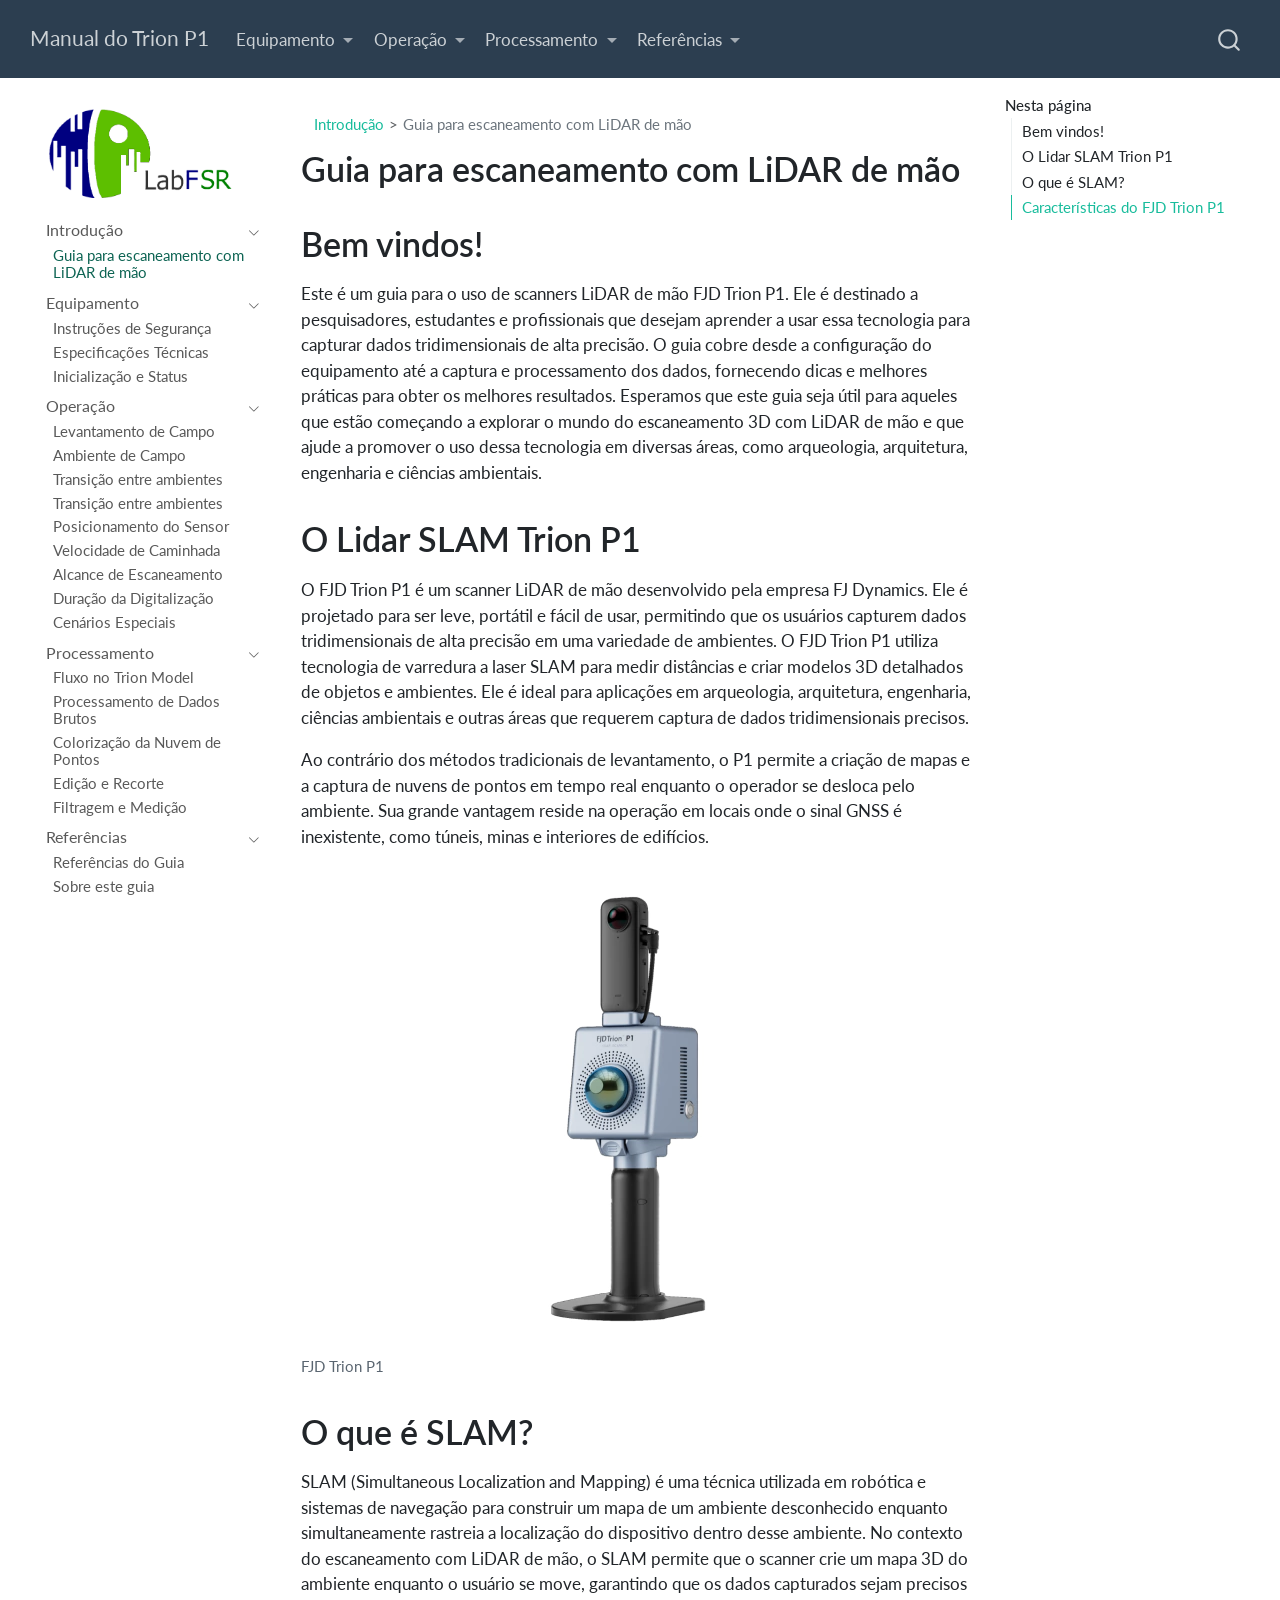
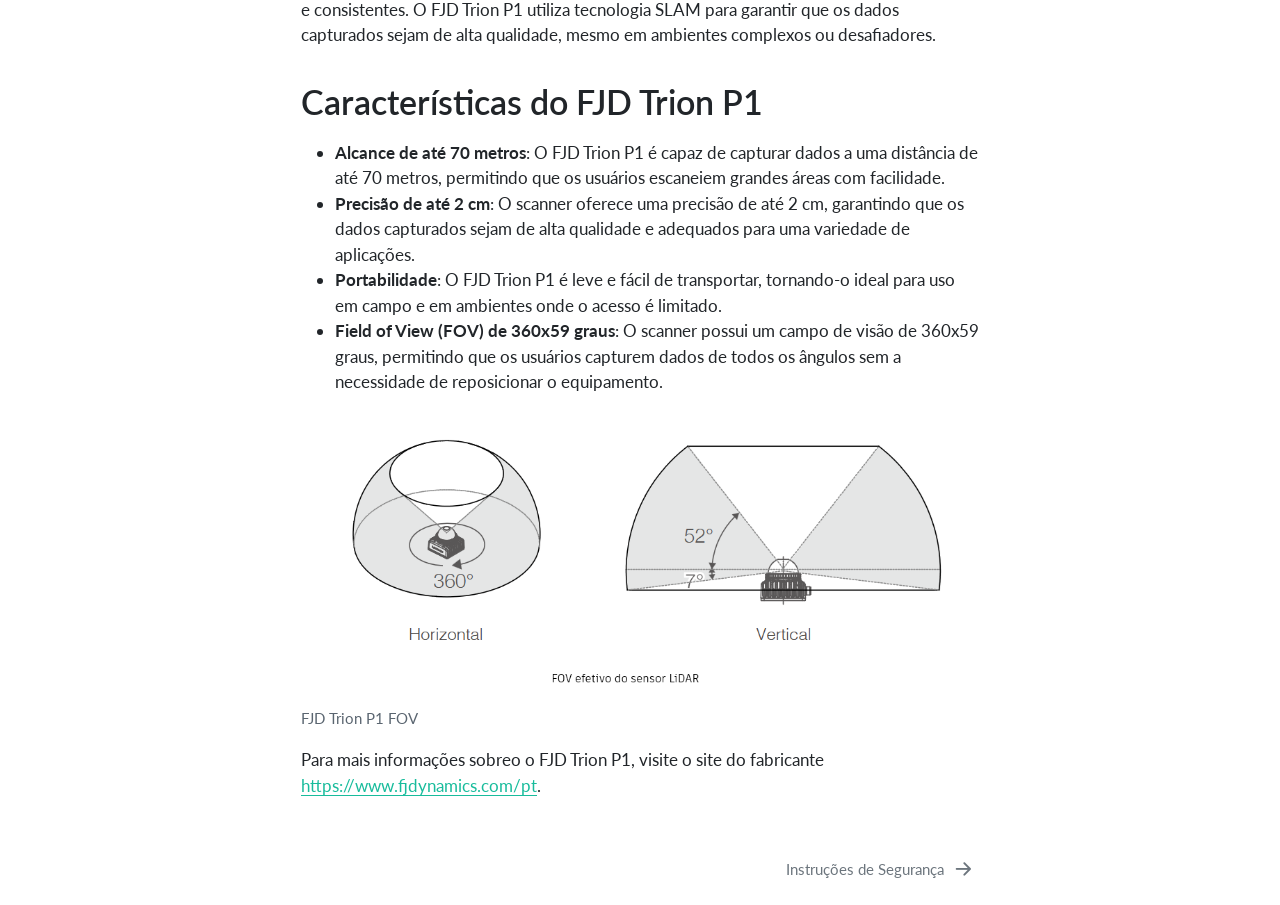
<file: index.html>
<!DOCTYPE html>
<html xmlns="http://www.w3.org/1999/xhtml" lang="pt-BR" xml:lang="pt-BR"><head>

<meta charset="utf-8">
<meta name="generator" content="quarto-1.9.37">

<meta name="viewport" content="width=device-width, initial-scale=1.0, user-scalable=yes">


<title>Guia para escaneamento com LiDAR de mão – Manual do Trion P1</title>
<style>
/* Default styles provided by pandoc.
** See https://pandoc.org/MANUAL.html#variables-for-html for config info.
*/
code{white-space: pre-wrap;}
span.smallcaps{font-variant: small-caps;}
div.columns{display: flex; gap: min(4vw, 1.5em);}
div.column{flex: auto; overflow-x: auto;}
div.hanging-indent{margin-left: 1.5em; text-indent: -1.5em;}
ul.task-list{list-style: none;}
ul.task-list li input[type="checkbox"] {
  width: 0.8em;
  margin: 0 0.8em 0.2em -1em; /* quarto-specific, see https://github.com/quarto-dev/quarto-cli/issues/4556 */ 
  vertical-align: middle;
}
</style>


<script src="site_libs/quarto-nav/quarto-nav.js"></script>
<script src="site_libs/quarto-nav/headroom.min.js"></script>
<script src="site_libs/clipboard/clipboard.min.js"></script>
<script src="site_libs/quarto-search/autocomplete.umd.js"></script>
<script src="site_libs/quarto-search/fuse.min.js"></script>
<script src="site_libs/quarto-search/quarto-search.js"></script>
<meta name="quarto:offset" content="./">
<link href="./Descricao.html" rel="next">
<script src="site_libs/quarto-html/quarto.js" type="module"></script>
<script src="site_libs/quarto-html/tabsets/tabsets.js" type="module"></script>
<script src="site_libs/quarto-html/popper.min.js"></script>
<script src="site_libs/quarto-html/tippy.umd.min.js"></script>
<script src="site_libs/quarto-html/anchor.min.js"></script>
<link href="site_libs/quarto-html/tippy.css" rel="stylesheet">
<link href="site_libs/quarto-html/quarto-syntax-highlighting-7f8f88aac4f3542376d5c11b86a4c14d.css" rel="stylesheet" id="quarto-text-highlighting-styles">
<script src="site_libs/bootstrap/bootstrap.min.js"></script>
<link href="site_libs/bootstrap/bootstrap-icons.css" rel="stylesheet">
<link href="site_libs/bootstrap/bootstrap-6b423f165eeea3787de40cb4f8e821c3.min.css" rel="stylesheet" append-hash="true" id="quarto-bootstrap" data-mode="light">
<script id="quarto-search-options" type="application/json">{
  "location": "navbar",
  "copy-button": false,
  "collapse-after": 3,
  "panel-placement": "end",
  "type": "overlay",
  "limit": 50,
  "keyboard-shortcut": [
    "f",
    "/",
    "s"
  ],
  "show-item-context": false,
  "language": {
    "search-no-results-text": "Nenhum resultado",
    "search-matching-documents-text": "documentos correspondentes",
    "search-copy-link-title": "Copiar link para a busca",
    "search-hide-matches-text": "Esconder correspondências adicionais",
    "search-more-match-text": "mais correspondência neste documento",
    "search-more-matches-text": "mais correspondências neste documento",
    "search-clear-button-title": "Limpar",
    "search-text-placeholder": "",
    "search-detached-cancel-button-title": "Cancelar",
    "search-submit-button-title": "Enviar",
    "search-label": "Procurar"
  }
}</script>


<link rel="stylesheet" href="styles.css">
</head>

<body class="nav-sidebar floating nav-fixed quarto-light">

<div id="quarto-search-results"></div>
  <header id="quarto-header" class="headroom fixed-top">
    <nav class="navbar navbar-expand-lg " data-bs-theme="dark">
      <div class="navbar-container container-fluid">
      <div class="navbar-brand-container mx-auto">
    <a class="navbar-brand" href="./index.html">
    <span class="navbar-title">Manual do Trion P1</span>
    </a>
  </div>
            <div id="quarto-search" class="" title="Procurar"></div>
          <button class="navbar-toggler" type="button" data-bs-toggle="collapse" data-bs-target="#navbarCollapse" aria-controls="navbarCollapse" role="menu" aria-expanded="false" aria-label="Alternar de navegação" onclick="if (window.quartoToggleHeadroom) { window.quartoToggleHeadroom(); }">
  <span class="navbar-toggler-icon"></span>
</button>
          <div class="collapse navbar-collapse" id="navbarCollapse">
            <ul class="navbar-nav navbar-nav-scroll me-auto">
  <li class="nav-item dropdown ">
    <a class="nav-link dropdown-toggle" href="#" id="nav-menu-equipamento" role="link" data-bs-toggle="dropdown" aria-expanded="false">
 <span class="menu-text">Equipamento</span>
    </a>
    <ul class="dropdown-menu" aria-labelledby="nav-menu-equipamento">    
        <li>
    <a class="dropdown-item" href="./Descricao.html">
 <span class="dropdown-text">Instruções de Segurança</span></a>
  </li>  
        <li>
    <a class="dropdown-item" href="./Descricao.html#especificacoes-tecnicas">
 <span class="dropdown-text">Especificações Técnicas</span></a>
  </li>  
        <li>
    <a class="dropdown-item" href="./Descricao.html#Montagem">
 <span class="dropdown-text">Inicialização e Status</span></a>
  </li>  
    </ul>
  </li>
  <li class="nav-item dropdown ">
    <a class="nav-link dropdown-toggle" href="#" id="nav-menu-operação" role="link" data-bs-toggle="dropdown" aria-expanded="false">
 <span class="menu-text">Operação</span>
    </a>
    <ul class="dropdown-menu" aria-labelledby="nav-menu-operação">    
        <li>
    <a class="dropdown-item" href="./Captura.html">
 <span class="dropdown-text">Levantamento de Campo</span></a>
  </li>  
        <li>
    <a class="dropdown-item" href="./Captura.html# Ambiente">
 <span class="dropdown-text">Ambiente de Campo</span></a>
  </li>  
        <li>
    <a class="dropdown-item" href="./Captura.html">
 <span class="dropdown-text">Cenários Especiais</span></a>
  </li>  
    </ul>
  </li>
  <li class="nav-item dropdown ">
    <a class="nav-link dropdown-toggle" href="#" id="nav-menu-processamento" role="link" data-bs-toggle="dropdown" aria-expanded="false">
 <span class="menu-text">Processamento</span>
    </a>
    <ul class="dropdown-menu" aria-labelledby="nav-menu-processamento">    
        <li>
    <a class="dropdown-item" href="./Processamento.html">
 <span class="dropdown-text">Fluxo no Trion Model</span></a>
  </li>  
        <li>
    <a class="dropdown-item" href="./Processamento.html">
 <span class="dropdown-text">Filtragem e Medição</span></a>
  </li>  
    </ul>
  </li>
  <li class="nav-item dropdown ">
    <a class="nav-link dropdown-toggle" href="#" id="nav-menu-referências" role="link" data-bs-toggle="dropdown" aria-expanded="false">
 <span class="menu-text">Referências</span>
    </a>
    <ul class="dropdown-menu" aria-labelledby="nav-menu-referências">    
        <li>
    <a class="dropdown-item" href="./Referencias.html">
 <span class="dropdown-text">Referencias do Guia</span></a>
  </li>  
        <li>
    <a class="dropdown-item" href="./about.html">
 <span class="dropdown-text">Sobre o Guia</span></a>
  </li>  
    </ul>
  </li>
</ul>
          </div> <!-- /navcollapse -->
            <div class="quarto-navbar-tools">
</div>
      </div> <!-- /container-fluid -->
    </nav>
  <nav class="quarto-secondary-nav">
    <div class="container-fluid d-flex">
      <button type="button" class="quarto-btn-toggle btn" data-bs-toggle="collapse" role="button" data-bs-target=".quarto-sidebar-collapse-item" aria-controls="quarto-sidebar" aria-expanded="false" aria-label="Alternar barra lateral" onclick="if (window.quartoToggleHeadroom) { window.quartoToggleHeadroom(); }">
        <i class="bi bi-layout-text-sidebar-reverse"></i>
      </button>
        <nav class="quarto-page-breadcrumbs" aria-label="breadcrumb"><ol class="breadcrumb"><li class="breadcrumb-item"><a href="./index.html">Introdução</a></li><li class="breadcrumb-item"><a href="./index.html">Guia para escaneamento com LiDAR de mão</a></li></ol></nav>
        <a class="flex-grow-1" role="navigation" data-bs-toggle="collapse" data-bs-target=".quarto-sidebar-collapse-item" aria-controls="quarto-sidebar" aria-expanded="false" aria-label="Alternar barra lateral" onclick="if (window.quartoToggleHeadroom) { window.quartoToggleHeadroom(); }">      
        </a>
    </div>
  </nav>
</header>
<!-- content -->
<div id="quarto-content" class="quarto-container page-columns page-rows-contents page-layout-article page-navbar">
<!-- sidebar -->
  <nav id="quarto-sidebar" class="sidebar collapse collapse-horizontal quarto-sidebar-collapse-item sidebar-navigation floating overflow-auto">
    <div class="pt-lg-2 mt-2 text-left sidebar-header">
      <a href="./index.html" class="sidebar-logo-link">
      <img src="./images/logo_labfsr.png" alt="Logo LabFSR" class="sidebar-logo light-content py-0 d-lg-inline d-none">
      <img src="./images/logo_labfsr.png" alt="Logo LabFSR" class="sidebar-logo dark-content py-0 d-lg-inline d-none">
      </a>
      </div>
    <div class="sidebar-menu-container"> 
    <ul class="list-unstyled mt-1">
        <li class="sidebar-item sidebar-item-section">
      <div class="sidebar-item-container"> 
            <a class="sidebar-item-text sidebar-link text-start" data-bs-toggle="collapse" data-bs-target="#quarto-sidebar-section-1" role="navigation" aria-expanded="true">
 <span class="menu-text">Introdução</span></a>
          <a class="sidebar-item-toggle text-start" data-bs-toggle="collapse" data-bs-target="#quarto-sidebar-section-1" role="navigation" aria-expanded="true" aria-label="Alternar seção">
            <i class="bi bi-chevron-right ms-2"></i>
          </a> 
      </div>
      <ul id="quarto-sidebar-section-1" class="collapse list-unstyled sidebar-section depth1 show">  
          <li class="sidebar-item">
  <div class="sidebar-item-container"> 
  <a href="./index.html" class="sidebar-item-text sidebar-link active">
 <span class="menu-text">Guia para escaneamento com LiDAR de mão</span></a>
  </div>
</li>
      </ul>
  </li>
        <li class="sidebar-item sidebar-item-section">
      <div class="sidebar-item-container"> 
            <a class="sidebar-item-text sidebar-link text-start" data-bs-toggle="collapse" data-bs-target="#quarto-sidebar-section-2" role="navigation" aria-expanded="true">
 <span class="menu-text">Equipamento</span></a>
          <a class="sidebar-item-toggle text-start" data-bs-toggle="collapse" data-bs-target="#quarto-sidebar-section-2" role="navigation" aria-expanded="true" aria-label="Alternar seção">
            <i class="bi bi-chevron-right ms-2"></i>
          </a> 
      </div>
      <ul id="quarto-sidebar-section-2" class="collapse list-unstyled sidebar-section depth1 show">  
          <li class="sidebar-item">
  <div class="sidebar-item-container"> 
  <a href="./Descricao.html" class="sidebar-item-text sidebar-link">
 <span class="menu-text">Instruções de Segurança</span></a>
  </div>
</li>
          <li class="sidebar-item">
  <div class="sidebar-item-container"> 
  <a href="./Descricao.html#especificacoes-tecnicas" class="sidebar-item-text sidebar-link">
 <span class="menu-text">Especificações Técnicas</span></a>
  </div>
</li>
          <li class="sidebar-item">
  <div class="sidebar-item-container"> 
  <a href="./Descricao.html#Montagem" class="sidebar-item-text sidebar-link">
 <span class="menu-text">Inicialização e Status</span></a>
  </div>
</li>
      </ul>
  </li>
        <li class="sidebar-item sidebar-item-section">
      <div class="sidebar-item-container"> 
            <a class="sidebar-item-text sidebar-link text-start" data-bs-toggle="collapse" data-bs-target="#quarto-sidebar-section-3" role="navigation" aria-expanded="true">
 <span class="menu-text">Operação</span></a>
          <a class="sidebar-item-toggle text-start" data-bs-toggle="collapse" data-bs-target="#quarto-sidebar-section-3" role="navigation" aria-expanded="true" aria-label="Alternar seção">
            <i class="bi bi-chevron-right ms-2"></i>
          </a> 
      </div>
      <ul id="quarto-sidebar-section-3" class="collapse list-unstyled sidebar-section depth1 show">  
          <li class="sidebar-item">
  <div class="sidebar-item-container"> 
  <a href="./Captura.html" class="sidebar-item-text sidebar-link">
 <span class="menu-text">Levantamento de Campo</span></a>
  </div>
</li>
          <li class="sidebar-item">
  <div class="sidebar-item-container"> 
  <a href="./Captura.html#Ambiente" class="sidebar-item-text sidebar-link">
 <span class="menu-text">Ambiente de Campo</span></a>
  </div>
</li>
          <li class="sidebar-item">
  <div class="sidebar-item-container"> 
  <a href="./Captura.html#Transicao" class="sidebar-item-text sidebar-link">
 <span class="menu-text">Transição entre ambientes</span></a>
  </div>
</li>
          <li class="sidebar-item">
  <div class="sidebar-item-container"> 
  <a href="./Captura.html#Transicao" class="sidebar-item-text sidebar-link">
 <span class="menu-text">Transição entre ambientes</span></a>
  </div>
</li>
          <li class="sidebar-item">
  <div class="sidebar-item-container"> 
  <a href="./Captura.html#Posicionamento" class="sidebar-item-text sidebar-link">
 <span class="menu-text">Posicionamento do Sensor</span></a>
  </div>
</li>
          <li class="sidebar-item">
  <div class="sidebar-item-container"> 
  <a href="./Captura.html#Velocidade" class="sidebar-item-text sidebar-link">
 <span class="menu-text">Velocidade de Caminhada</span></a>
  </div>
</li>
          <li class="sidebar-item">
  <div class="sidebar-item-container"> 
  <a href="./Captura.html#Alcance" class="sidebar-item-text sidebar-link">
 <span class="menu-text">Alcance de Escaneamento</span></a>
  </div>
</li>
          <li class="sidebar-item">
  <div class="sidebar-item-container"> 
  <a href="./Captura.html#Duracao" class="sidebar-item-text sidebar-link">
 <span class="menu-text">Duração da Digitalização</span></a>
  </div>
</li>
          <li class="sidebar-item">
  <div class="sidebar-item-container"> 
  <a href="./Captura.html#Cenarios" class="sidebar-item-text sidebar-link">
 <span class="menu-text">Cenários Especiais</span></a>
  </div>
</li>
      </ul>
  </li>
        <li class="sidebar-item sidebar-item-section">
      <div class="sidebar-item-container"> 
            <a class="sidebar-item-text sidebar-link text-start" data-bs-toggle="collapse" data-bs-target="#quarto-sidebar-section-4" role="navigation" aria-expanded="true">
 <span class="menu-text">Processamento</span></a>
          <a class="sidebar-item-toggle text-start" data-bs-toggle="collapse" data-bs-target="#quarto-sidebar-section-4" role="navigation" aria-expanded="true" aria-label="Alternar seção">
            <i class="bi bi-chevron-right ms-2"></i>
          </a> 
      </div>
      <ul id="quarto-sidebar-section-4" class="collapse list-unstyled sidebar-section depth1 show">  
          <li class="sidebar-item">
  <div class="sidebar-item-container"> 
  <a href="./Processamento.html" class="sidebar-item-text sidebar-link">
 <span class="menu-text">Fluxo no Trion Model</span></a>
  </div>
</li>
          <li class="sidebar-item">
  <div class="sidebar-item-container"> 
  <a href="./Processamento.html#Slam" class="sidebar-item-text sidebar-link">
 <span class="menu-text">Processamento de Dados Brutos</span></a>
  </div>
</li>
          <li class="sidebar-item">
  <div class="sidebar-item-container"> 
  <a href="./Processamento.html#Colorizacao" class="sidebar-item-text sidebar-link">
 <span class="menu-text">Colorização da Nuvem de Pontos</span></a>
  </div>
</li>
          <li class="sidebar-item">
  <div class="sidebar-item-container"> 
  <a href="./Processamento.html#Recorte" class="sidebar-item-text sidebar-link">
 <span class="menu-text">Edição e Recorte</span></a>
  </div>
</li>
          <li class="sidebar-item">
  <div class="sidebar-item-container"> 
  <a href="./Processamento.html#Filtragem" class="sidebar-item-text sidebar-link">
 <span class="menu-text">Filtragem e Medição</span></a>
  </div>
</li>
      </ul>
  </li>
        <li class="sidebar-item sidebar-item-section">
      <div class="sidebar-item-container"> 
            <a class="sidebar-item-text sidebar-link text-start" data-bs-toggle="collapse" data-bs-target="#quarto-sidebar-section-5" role="navigation" aria-expanded="true">
 <span class="menu-text">Referências</span></a>
          <a class="sidebar-item-toggle text-start" data-bs-toggle="collapse" data-bs-target="#quarto-sidebar-section-5" role="navigation" aria-expanded="true" aria-label="Alternar seção">
            <i class="bi bi-chevron-right ms-2"></i>
          </a> 
      </div>
      <ul id="quarto-sidebar-section-5" class="collapse list-unstyled sidebar-section depth1 show">  
          <li class="sidebar-item">
  <div class="sidebar-item-container"> 
  <a href="./Referencias.html" class="sidebar-item-text sidebar-link">
 <span class="menu-text">Referências do Guia</span></a>
  </div>
</li>
          <li class="sidebar-item">
  <div class="sidebar-item-container"> 
  <a href="./about.html" class="sidebar-item-text sidebar-link">
 <span class="menu-text">Sobre este guia</span></a>
  </div>
</li>
      </ul>
  </li>
    </ul>
    </div>
</nav>
<div id="quarto-sidebar-glass" class="quarto-sidebar-collapse-item" data-bs-toggle="collapse" data-bs-target=".quarto-sidebar-collapse-item"></div>
<!-- margin-sidebar -->
    <div id="quarto-margin-sidebar" class="sidebar margin-sidebar">
        <nav id="TOC" role="doc-toc" class="toc-active">
    <h2 id="toc-title">Nesta página</h2>
   
  <ul>
  <li><a href="#bem-vindos" id="toc-bem-vindos" class="nav-link active" data-scroll-target="#bem-vindos">Bem vindos!</a></li>
  <li><a href="#o-lidar-slam-trion-p1" id="toc-o-lidar-slam-trion-p1" class="nav-link" data-scroll-target="#o-lidar-slam-trion-p1">O Lidar SLAM Trion P1</a></li>
  <li><a href="#o-que-é-slam" id="toc-o-que-é-slam" class="nav-link" data-scroll-target="#o-que-é-slam">O que é SLAM?</a></li>
  <li><a href="#características-do-fjd-trion-p1" id="toc-características-do-fjd-trion-p1" class="nav-link" data-scroll-target="#características-do-fjd-trion-p1">Características do FJD Trion P1</a></li>
  </ul>
</nav>
    </div>
<!-- main -->
<main class="content" id="quarto-document-content">

<header id="title-block-header" class="quarto-title-block default"><nav class="quarto-page-breadcrumbs quarto-title-breadcrumbs d-none d-lg-block" aria-label="breadcrumb"><ol class="breadcrumb"><li class="breadcrumb-item"><a href="./index.html">Introdução</a></li><li class="breadcrumb-item"><a href="./index.html">Guia para escaneamento com LiDAR de mão</a></li></ol></nav>
<div class="quarto-title">
<h1 class="title">Guia para escaneamento com LiDAR de mão</h1>
</div>



<div class="quarto-title-meta">

    
  
    
  </div>
  


</header>


<section id="bem-vindos" class="level1">
<h1>Bem vindos!</h1>
<p>Este é um guia para o uso de scanners LiDAR de mão FJD Trion P1. Ele é destinado a pesquisadores, estudantes e profissionais que desejam aprender a usar essa tecnologia para capturar dados tridimensionais de alta precisão. O guia cobre desde a configuração do equipamento até a captura e processamento dos dados, fornecendo dicas e melhores práticas para obter os melhores resultados. Esperamos que este guia seja útil para aqueles que estão começando a explorar o mundo do escaneamento 3D com LiDAR de mão e que ajude a promover o uso dessa tecnologia em diversas áreas, como arqueologia, arquitetura, engenharia e ciências ambientais.</p>
</section>
<section id="o-lidar-slam-trion-p1" class="level1">
<h1>O Lidar SLAM Trion P1</h1>
<p>O FJD Trion P1 é um scanner LiDAR de mão desenvolvido pela empresa FJ Dynamics. Ele é projetado para ser leve, portátil e fácil de usar, permitindo que os usuários capturem dados tridimensionais de alta precisão em uma variedade de ambientes. O FJD Trion P1 utiliza tecnologia de varredura a laser SLAM para medir distâncias e criar modelos 3D detalhados de objetos e ambientes. Ele é ideal para aplicações em arqueologia, arquitetura, engenharia, ciências ambientais e outras áreas que requerem captura de dados tridimensionais precisos.</p>
<p>Ao contrário dos métodos tradicionais de levantamento, o P1 permite a criação de mapas e a captura de nuvens de pontos em tempo real enquanto o operador se desloca pelo ambiente. Sua grande vantagem reside na operação em locais onde o sinal GNSS é inexistente, como túneis, minas e interiores de edifícios.</p>
<div class="quarto-figure quarto-figure-center">
<figure class="figure">
<p><img src="images/fjd_trion_p1.webp" class="img-fluid figure-img"></p>
<figcaption>FJD Trion P1</figcaption>
</figure>
</div>
</section>
<section id="o-que-é-slam" class="level1">
<h1>O que é SLAM?</h1>
<p>SLAM (Simultaneous Localization and Mapping) é uma técnica utilizada em robótica e sistemas de navegação para construir um mapa de um ambiente desconhecido enquanto simultaneamente rastreia a localização do dispositivo dentro desse ambiente. No contexto do escaneamento com LiDAR de mão, o SLAM permite que o scanner crie um mapa 3D do ambiente enquanto o usuário se move, garantindo que os dados capturados sejam precisos e consistentes. O FJD Trion P1 utiliza tecnologia SLAM para garantir que os dados capturados sejam de alta qualidade, mesmo em ambientes complexos ou desafiadores.</p>
</section>
<section id="características-do-fjd-trion-p1" class="level1">
<h1>Características do FJD Trion P1</h1>
<ul>
<li><strong>Alcance de até 70 metros</strong>: O FJD Trion P1 é capaz de capturar dados a uma distância de até 70 metros, permitindo que os usuários escaneiem grandes áreas com facilidade.</li>
<li><strong>Precisão de até 2 cm</strong>: O scanner oferece uma precisão de até 2 cm, garantindo que os dados capturados sejam de alta qualidade e adequados para uma variedade de aplicações.</li>
<li><strong>Portabilidade</strong>: O FJD Trion P1 é leve e fácil de transportar, tornando-o ideal para uso em campo e em ambientes onde o acesso é limitado.</li>
<li><strong>Field of View (FOV) de 360x59 graus</strong>: O scanner possui um campo de visão de 360x59 graus, permitindo que os usuários capturem dados de todos os ângulos sem a necessidade de reposicionar o equipamento.</li>
</ul>
<div class="quarto-figure quarto-figure-center">
<figure class="figure">
<p><img src="images/livox_Lidar_sensor.png" class="img-fluid figure-img"></p>
<figcaption>FJD Trion P1 FOV</figcaption>
</figure>
</div>
<p>Para mais informações sobreo o FJD Trion P1, visite o site do fabricante <a href="https://www.fjdynamics.com/pt" class="uri">https://www.fjdynamics.com/pt</a>.</p>


</section>

</main> <!-- /main -->
<script id="quarto-html-after-body" type="application/javascript">
  window.document.addEventListener("DOMContentLoaded", function (event) {
    const icon = "";
    const anchorJS = new window.AnchorJS();
    anchorJS.options = {
      placement: 'right',
      icon: icon
    };
    anchorJS.add('.anchored');
    const isCodeAnnotation = (el) => {
      for (const clz of el.classList) {
        if (clz.startsWith('code-annotation-')) {                     
          return true;
        }
      }
      return false;
    }
    const onCopySuccess = function(e) {
      // button target
      const button = e.trigger;
      // don't keep focus
      button.blur();
      // flash "checked"
      button.classList.add('code-copy-button-checked');
      var currentTitle = button.getAttribute("title");
      button.setAttribute("title", "Copiada");
      let tooltip;
      if (window.bootstrap) {
        button.setAttribute("data-bs-toggle", "tooltip");
        button.setAttribute("data-bs-placement", "left");
        button.setAttribute("data-bs-title", "Copiada");
        tooltip = new bootstrap.Tooltip(button, 
          { trigger: "manual", 
            customClass: "code-copy-button-tooltip",
            offset: [0, -8]});
        tooltip.show();    
      }
      setTimeout(function() {
        if (tooltip) {
          tooltip.hide();
          button.removeAttribute("data-bs-title");
          button.removeAttribute("data-bs-toggle");
          button.removeAttribute("data-bs-placement");
        }
        button.setAttribute("title", currentTitle);
        button.classList.remove('code-copy-button-checked');
      }, 1000);
      // clear code selection
      e.clearSelection();
    }
    const getTextToCopy = function(trigger) {
      const outerScaffold = trigger.parentElement.cloneNode(true);
      const codeEl = outerScaffold.querySelector('code');
      for (const childEl of codeEl.children) {
        if (isCodeAnnotation(childEl)) {
          childEl.remove();
        }
      }
      return codeEl.innerText;
    }
    const clipboard = new window.ClipboardJS('.code-copy-button:not([data-in-quarto-modal])', {
      text: getTextToCopy
    });
    clipboard.on('success', onCopySuccess);
    if (window.document.getElementById('quarto-embedded-source-code-modal')) {
      const clipboardModal = new window.ClipboardJS('.code-copy-button[data-in-quarto-modal]', {
        text: getTextToCopy,
        container: window.document.getElementById('quarto-embedded-source-code-modal')
      });
      clipboardModal.on('success', onCopySuccess);
    }
      var localhostRegex = new RegExp(/^(?:http|https):\/\/localhost\:?[0-9]*\//);
      var mailtoRegex = new RegExp(/^mailto:/);
        var filterRegex = new RegExp('/' + window.location.host + '/');
      var isInternal = (href) => {
          return filterRegex.test(href) || localhostRegex.test(href) || mailtoRegex.test(href);
      }
      // Inspect non-navigation links and adorn them if external
     var links = window.document.querySelectorAll('a[href]:not(.nav-link):not(.navbar-brand):not(.toc-action):not(.sidebar-link):not(.sidebar-item-toggle):not(.pagination-link):not(.no-external):not([aria-hidden]):not(.dropdown-item):not(.quarto-navigation-tool):not(.about-link)');
      for (var i=0; i<links.length; i++) {
        const link = links[i];
        if (!isInternal(link.href)) {
          // undo the damage that might have been done by quarto-nav.js in the case of
          // links that we want to consider external
          if (link.dataset.originalHref !== undefined) {
            link.href = link.dataset.originalHref;
          }
        }
      }
    function tippyHover(el, contentFn, onTriggerFn, onUntriggerFn) {
      const config = {
        allowHTML: true,
        maxWidth: 500,
        delay: 100,
        arrow: false,
        appendTo: function(el) {
            return el.parentElement;
        },
        interactive: true,
        interactiveBorder: 10,
        theme: 'quarto',
        placement: 'bottom-start',
      };
      if (contentFn) {
        config.content = contentFn;
      }
      if (onTriggerFn) {
        config.onTrigger = onTriggerFn;
      }
      if (onUntriggerFn) {
        config.onUntrigger = onUntriggerFn;
      }
      window.tippy(el, config); 
    }
    const noterefs = window.document.querySelectorAll('a[role="doc-noteref"]');
    for (var i=0; i<noterefs.length; i++) {
      const ref = noterefs[i];
      tippyHover(ref, function() {
        // use id or data attribute instead here
        let href = ref.getAttribute('data-footnote-href') || ref.getAttribute('href');
        try { href = new URL(href).hash; } catch {}
        const id = href.replace(/^#\/?/, "");
        const note = window.document.getElementById(id);
        if (note) {
          return note.innerHTML;
        } else {
          return "";
        }
      });
    }
    const xrefs = window.document.querySelectorAll('a.quarto-xref');
    const processXRef = (id, note) => {
      // Strip column container classes
      const stripColumnClz = (el) => {
        el.classList.remove("page-full", "page-columns");
        if (el.children) {
          for (const child of el.children) {
            stripColumnClz(child);
          }
        }
      }
      stripColumnClz(note)
      if (id === null || id.startsWith('sec-')) {
        // Special case sections, only their first couple elements
        const container = document.createElement("div");
        if (note.children && note.children.length > 2) {
          container.appendChild(note.children[0].cloneNode(true));
          for (let i = 1; i < note.children.length; i++) {
            const child = note.children[i];
            if (child.tagName === "P" && child.innerText === "") {
              continue;
            } else {
              container.appendChild(child.cloneNode(true));
              break;
            }
          }
          if (window.Quarto?.typesetMath) {
            window.Quarto.typesetMath(container);
          }
          return container.innerHTML
        } else {
          if (window.Quarto?.typesetMath) {
            window.Quarto.typesetMath(note);
          }
          return note.innerHTML;
        }
      } else {
        // Remove any anchor links if they are present
        const anchorLink = note.querySelector('a.anchorjs-link');
        if (anchorLink) {
          anchorLink.remove();
        }
        if (window.Quarto?.typesetMath) {
          window.Quarto.typesetMath(note);
        }
        if (note.classList.contains("callout")) {
          return note.outerHTML;
        } else {
          return note.innerHTML;
        }
      }
    }
    for (var i=0; i<xrefs.length; i++) {
      const xref = xrefs[i];
      tippyHover(xref, undefined, function(instance) {
        instance.disable();
        let url = xref.getAttribute('href');
        let hash = undefined; 
        if (url.startsWith('#')) {
          hash = url;
        } else {
          try { hash = new URL(url).hash; } catch {}
        }
        if (hash) {
          const id = hash.replace(/^#\/?/, "");
          const note = window.document.getElementById(id);
          if (note !== null) {
            try {
              const html = processXRef(id, note.cloneNode(true));
              instance.setContent(html);
            } finally {
              instance.enable();
              instance.show();
            }
          } else {
            // See if we can fetch this
            fetch(url.split('#')[0])
            .then(res => res.text())
            .then(html => {
              const parser = new DOMParser();
              const htmlDoc = parser.parseFromString(html, "text/html");
              const note = htmlDoc.getElementById(id);
              if (note !== null) {
                const html = processXRef(id, note);
                instance.setContent(html);
              } 
            }).finally(() => {
              instance.enable();
              instance.show();
            });
          }
        } else {
          // See if we can fetch a full url (with no hash to target)
          // This is a special case and we should probably do some content thinning / targeting
          fetch(url)
          .then(res => res.text())
          .then(html => {
            const parser = new DOMParser();
            const htmlDoc = parser.parseFromString(html, "text/html");
            const note = htmlDoc.querySelector('main.content');
            if (note !== null) {
              // This should only happen for chapter cross references
              // (since there is no id in the URL)
              // remove the first header
              if (note.children.length > 0 && note.children[0].tagName === "HEADER") {
                note.children[0].remove();
              }
              const html = processXRef(null, note);
              instance.setContent(html);
            } 
          }).finally(() => {
            instance.enable();
            instance.show();
          });
        }
      }, function(instance) {
      });
    }
        let selectedAnnoteEl;
        const selectorForAnnotation = ( cell, annotation) => {
          let cellAttr = 'data-code-cell="' + cell + '"';
          let lineAttr = 'data-code-annotation="' +  annotation + '"';
          const selector = 'span[' + cellAttr + '][' + lineAttr + ']';
          return selector;
        }
        const selectCodeLines = (annoteEl) => {
          const doc = window.document;
          const targetCell = annoteEl.getAttribute("data-target-cell");
          const targetAnnotation = annoteEl.getAttribute("data-target-annotation");
          const annoteSpan = window.document.querySelector(selectorForAnnotation(targetCell, targetAnnotation));
          const lines = annoteSpan.getAttribute("data-code-lines").split(",");
          const lineIds = lines.map((line) => {
            return targetCell + "-" + line;
          })
          let top = null;
          let height = null;
          let parent = null;
          if (lineIds.length > 0) {
              //compute the position of the single el (top and bottom and make a div)
              const el = window.document.getElementById(lineIds[0]);
              top = el.offsetTop;
              height = el.offsetHeight;
              parent = el.parentElement.parentElement;
            if (lineIds.length > 1) {
              const lastEl = window.document.getElementById(lineIds[lineIds.length - 1]);
              const bottom = lastEl.offsetTop + lastEl.offsetHeight;
              height = bottom - top;
            }
            if (top !== null && height !== null && parent !== null) {
              // cook up a div (if necessary) and position it 
              let div = window.document.getElementById("code-annotation-line-highlight");
              if (div === null) {
                div = window.document.createElement("div");
                div.setAttribute("id", "code-annotation-line-highlight");
                div.style.position = 'absolute';
                parent.appendChild(div);
              }
              div.style.top = top - 2 + "px";
              div.style.height = height + 4 + "px";
              div.style.left = 0;
              let gutterDiv = window.document.getElementById("code-annotation-line-highlight-gutter");
              if (gutterDiv === null) {
                gutterDiv = window.document.createElement("div");
                gutterDiv.setAttribute("id", "code-annotation-line-highlight-gutter");
                gutterDiv.style.position = 'absolute';
                const codeCell = window.document.getElementById(targetCell);
                const gutter = codeCell.querySelector('.code-annotation-gutter');
                gutter.appendChild(gutterDiv);
              }
              gutterDiv.style.top = top - 2 + "px";
              gutterDiv.style.height = height + 4 + "px";
            }
            selectedAnnoteEl = annoteEl;
          }
        };
        const unselectCodeLines = () => {
          const elementsIds = ["code-annotation-line-highlight", "code-annotation-line-highlight-gutter"];
          elementsIds.forEach((elId) => {
            const div = window.document.getElementById(elId);
            if (div) {
              div.remove();
            }
          });
          selectedAnnoteEl = undefined;
        };
          // Handle positioning of the toggle
      window.addEventListener(
        "resize",
        throttle(() => {
          elRect = undefined;
          if (selectedAnnoteEl) {
            selectCodeLines(selectedAnnoteEl);
          }
        }, 10)
      );
      function throttle(fn, ms) {
      let throttle = false;
      let timer;
        return (...args) => {
          if(!throttle) { // first call gets through
              fn.apply(this, args);
              throttle = true;
          } else { // all the others get throttled
              if(timer) clearTimeout(timer); // cancel #2
              timer = setTimeout(() => {
                fn.apply(this, args);
                timer = throttle = false;
              }, ms);
          }
        };
      }
        // Attach click handler to the DT
        const annoteDls = window.document.querySelectorAll('dt[data-target-cell]');
        for (const annoteDlNode of annoteDls) {
          annoteDlNode.addEventListener('click', (event) => {
            const clickedEl = event.target;
            if (clickedEl !== selectedAnnoteEl) {
              unselectCodeLines();
              const activeEl = window.document.querySelector('dt[data-target-cell].code-annotation-active');
              if (activeEl) {
                activeEl.classList.remove('code-annotation-active');
              }
              selectCodeLines(clickedEl);
              clickedEl.classList.add('code-annotation-active');
            } else {
              // Unselect the line
              unselectCodeLines();
              clickedEl.classList.remove('code-annotation-active');
            }
          });
        }
    const findCites = (el) => {
      const parentEl = el.parentElement;
      if (parentEl) {
        const cites = parentEl.dataset.cites;
        if (cites) {
          return {
            el,
            cites: cites.split(' ')
          };
        } else {
          return findCites(el.parentElement)
        }
      } else {
        return undefined;
      }
    };
    var bibliorefs = window.document.querySelectorAll('a[role="doc-biblioref"]');
    for (var i=0; i<bibliorefs.length; i++) {
      const ref = bibliorefs[i];
      const citeInfo = findCites(ref);
      if (citeInfo) {
        tippyHover(citeInfo.el, function() {
          var popup = window.document.createElement('div');
          citeInfo.cites.forEach(function(cite) {
            var citeDiv = window.document.createElement('div');
            citeDiv.classList.add('hanging-indent');
            citeDiv.classList.add('csl-entry');
            var biblioDiv = window.document.getElementById('ref-' + cite);
            if (biblioDiv) {
              citeDiv.innerHTML = biblioDiv.innerHTML;
            }
            popup.appendChild(citeDiv);
          });
          return popup.innerHTML;
        });
      }
    }
  });
  </script>
<nav class="page-navigation">
  <div class="nav-page nav-page-previous">
  </div>
  <div class="nav-page nav-page-next">
      <a href="./Descricao.html" class="pagination-link" aria-label="Instruções de Segurança">
        <span class="nav-page-text">Instruções de Segurança</span> <i class="bi bi-arrow-right-short"></i>
      </a>
  </div>
</nav>
</div> <!-- /content -->




</body></html>
</file>
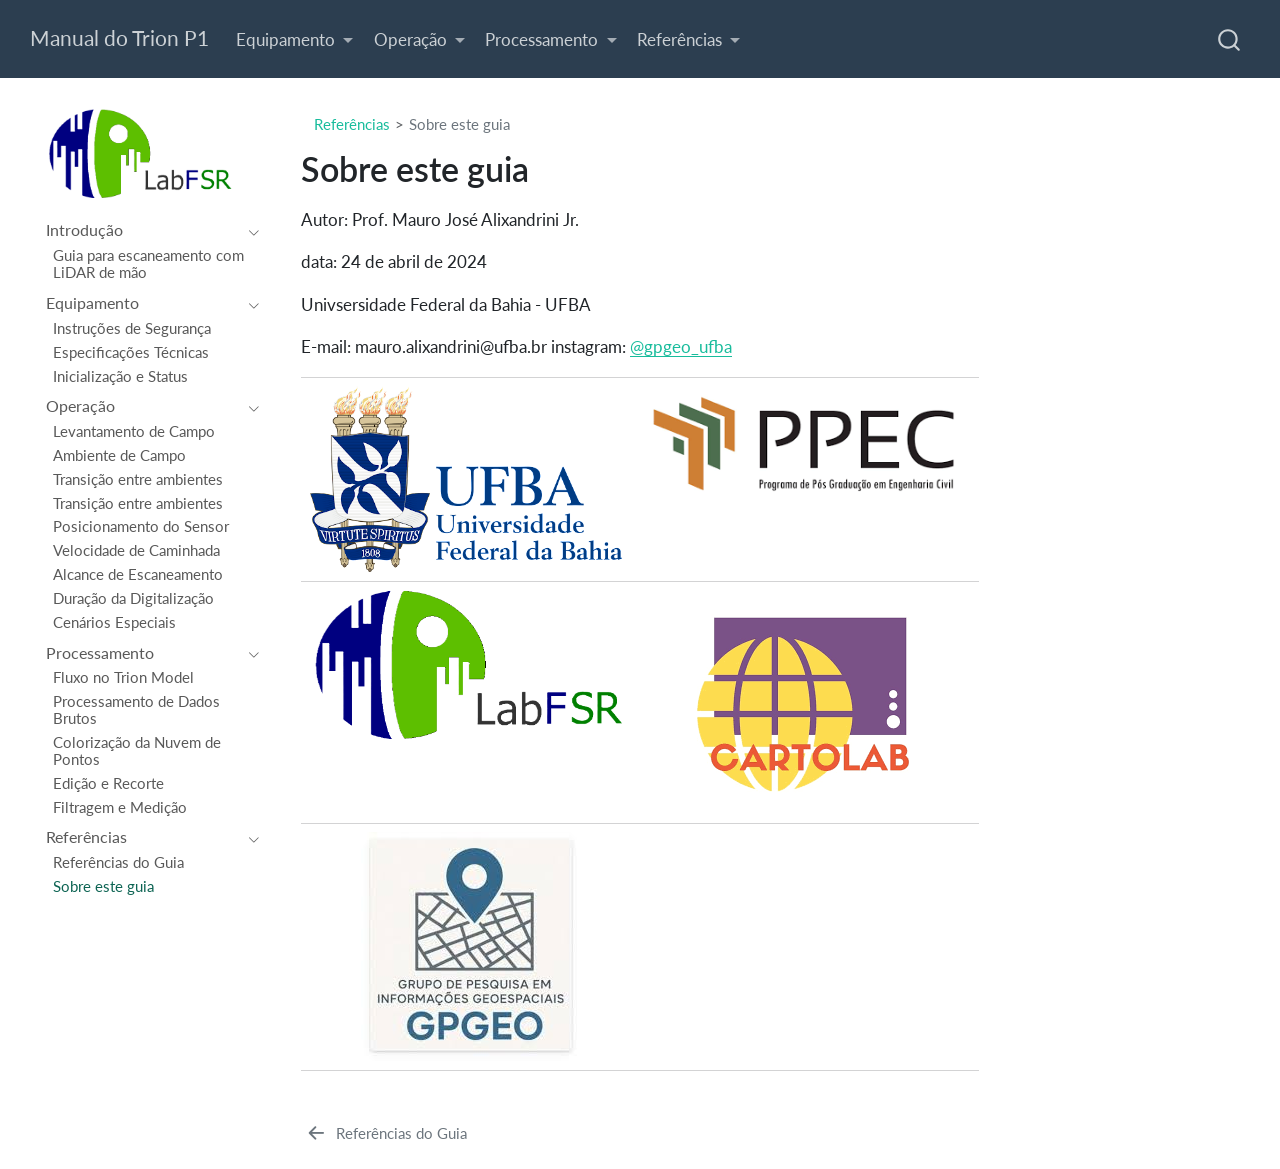
<file: about.html>
<!DOCTYPE html>
<html xmlns="http://www.w3.org/1999/xhtml" lang="pt-BR" xml:lang="pt-BR"><head>

<meta charset="utf-8">
<meta name="generator" content="quarto-1.9.37">

<meta name="viewport" content="width=device-width, initial-scale=1.0, user-scalable=yes">


<title>Sobre este guia – Manual do Trion P1</title>
<style>
/* Default styles provided by pandoc.
** See https://pandoc.org/MANUAL.html#variables-for-html for config info.
*/
code{white-space: pre-wrap;}
span.smallcaps{font-variant: small-caps;}
div.columns{display: flex; gap: min(4vw, 1.5em);}
div.column{flex: auto; overflow-x: auto;}
div.hanging-indent{margin-left: 1.5em; text-indent: -1.5em;}
ul.task-list{list-style: none;}
ul.task-list li input[type="checkbox"] {
  width: 0.8em;
  margin: 0 0.8em 0.2em -1em; /* quarto-specific, see https://github.com/quarto-dev/quarto-cli/issues/4556 */ 
  vertical-align: middle;
}
</style>


<script src="site_libs/quarto-nav/quarto-nav.js"></script>
<script src="site_libs/quarto-nav/headroom.min.js"></script>
<script src="site_libs/clipboard/clipboard.min.js"></script>
<script src="site_libs/quarto-search/autocomplete.umd.js"></script>
<script src="site_libs/quarto-search/fuse.min.js"></script>
<script src="site_libs/quarto-search/quarto-search.js"></script>
<meta name="quarto:offset" content="./">
<link href="./Referencias.html" rel="prev">
<script src="site_libs/quarto-html/quarto.js" type="module"></script>
<script src="site_libs/quarto-html/tabsets/tabsets.js" type="module"></script>
<script src="site_libs/quarto-html/popper.min.js"></script>
<script src="site_libs/quarto-html/tippy.umd.min.js"></script>
<script src="site_libs/quarto-html/anchor.min.js"></script>
<link href="site_libs/quarto-html/tippy.css" rel="stylesheet">
<link href="site_libs/quarto-html/quarto-syntax-highlighting-7f8f88aac4f3542376d5c11b86a4c14d.css" rel="stylesheet" id="quarto-text-highlighting-styles">
<script src="site_libs/bootstrap/bootstrap.min.js"></script>
<link href="site_libs/bootstrap/bootstrap-icons.css" rel="stylesheet">
<link href="site_libs/bootstrap/bootstrap-6b423f165eeea3787de40cb4f8e821c3.min.css" rel="stylesheet" append-hash="true" id="quarto-bootstrap" data-mode="light">
<script id="quarto-search-options" type="application/json">{
  "location": "navbar",
  "copy-button": false,
  "collapse-after": 3,
  "panel-placement": "end",
  "type": "overlay",
  "limit": 50,
  "keyboard-shortcut": [
    "f",
    "/",
    "s"
  ],
  "show-item-context": false,
  "language": {
    "search-no-results-text": "Nenhum resultado",
    "search-matching-documents-text": "documentos correspondentes",
    "search-copy-link-title": "Copiar link para a busca",
    "search-hide-matches-text": "Esconder correspondências adicionais",
    "search-more-match-text": "mais correspondência neste documento",
    "search-more-matches-text": "mais correspondências neste documento",
    "search-clear-button-title": "Limpar",
    "search-text-placeholder": "",
    "search-detached-cancel-button-title": "Cancelar",
    "search-submit-button-title": "Enviar",
    "search-label": "Procurar"
  }
}</script>


<link rel="stylesheet" href="styles.css">
</head>

<body class="nav-sidebar floating nav-fixed quarto-light">

<div id="quarto-search-results"></div>
  <header id="quarto-header" class="headroom fixed-top">
    <nav class="navbar navbar-expand-lg " data-bs-theme="dark">
      <div class="navbar-container container-fluid">
      <div class="navbar-brand-container mx-auto">
    <a class="navbar-brand" href="./index.html">
    <span class="navbar-title">Manual do Trion P1</span>
    </a>
  </div>
            <div id="quarto-search" class="" title="Procurar"></div>
          <button class="navbar-toggler" type="button" data-bs-toggle="collapse" data-bs-target="#navbarCollapse" aria-controls="navbarCollapse" role="menu" aria-expanded="false" aria-label="Alternar de navegação" onclick="if (window.quartoToggleHeadroom) { window.quartoToggleHeadroom(); }">
  <span class="navbar-toggler-icon"></span>
</button>
          <div class="collapse navbar-collapse" id="navbarCollapse">
            <ul class="navbar-nav navbar-nav-scroll me-auto">
  <li class="nav-item dropdown ">
    <a class="nav-link dropdown-toggle" href="#" id="nav-menu-equipamento" role="link" data-bs-toggle="dropdown" aria-expanded="false">
 <span class="menu-text">Equipamento</span>
    </a>
    <ul class="dropdown-menu" aria-labelledby="nav-menu-equipamento">    
        <li>
    <a class="dropdown-item" href="./Descricao.html">
 <span class="dropdown-text">Instruções de Segurança</span></a>
  </li>  
        <li>
    <a class="dropdown-item" href="./Descricao.html#especificacoes-tecnicas">
 <span class="dropdown-text">Especificações Técnicas</span></a>
  </li>  
        <li>
    <a class="dropdown-item" href="./Descricao.html#Montagem">
 <span class="dropdown-text">Inicialização e Status</span></a>
  </li>  
    </ul>
  </li>
  <li class="nav-item dropdown ">
    <a class="nav-link dropdown-toggle" href="#" id="nav-menu-operação" role="link" data-bs-toggle="dropdown" aria-expanded="false">
 <span class="menu-text">Operação</span>
    </a>
    <ul class="dropdown-menu" aria-labelledby="nav-menu-operação">    
        <li>
    <a class="dropdown-item" href="./Captura.html">
 <span class="dropdown-text">Levantamento de Campo</span></a>
  </li>  
        <li>
    <a class="dropdown-item" href="./Captura.html# Ambiente">
 <span class="dropdown-text">Ambiente de Campo</span></a>
  </li>  
        <li>
    <a class="dropdown-item" href="./Captura.html">
 <span class="dropdown-text">Cenários Especiais</span></a>
  </li>  
    </ul>
  </li>
  <li class="nav-item dropdown ">
    <a class="nav-link dropdown-toggle" href="#" id="nav-menu-processamento" role="link" data-bs-toggle="dropdown" aria-expanded="false">
 <span class="menu-text">Processamento</span>
    </a>
    <ul class="dropdown-menu" aria-labelledby="nav-menu-processamento">    
        <li>
    <a class="dropdown-item" href="./Processamento.html">
 <span class="dropdown-text">Fluxo no Trion Model</span></a>
  </li>  
        <li>
    <a class="dropdown-item" href="./Processamento.html">
 <span class="dropdown-text">Filtragem e Medição</span></a>
  </li>  
    </ul>
  </li>
  <li class="nav-item dropdown ">
    <a class="nav-link dropdown-toggle" href="#" id="nav-menu-referências" role="link" data-bs-toggle="dropdown" aria-expanded="false">
 <span class="menu-text">Referências</span>
    </a>
    <ul class="dropdown-menu" aria-labelledby="nav-menu-referências">    
        <li>
    <a class="dropdown-item" href="./Referencias.html">
 <span class="dropdown-text">Referencias do Guia</span></a>
  </li>  
        <li>
    <a class="dropdown-item" href="./about.html">
 <span class="dropdown-text">Sobre o Guia</span></a>
  </li>  
    </ul>
  </li>
</ul>
          </div> <!-- /navcollapse -->
            <div class="quarto-navbar-tools">
</div>
      </div> <!-- /container-fluid -->
    </nav>
  <nav class="quarto-secondary-nav">
    <div class="container-fluid d-flex">
      <button type="button" class="quarto-btn-toggle btn" data-bs-toggle="collapse" role="button" data-bs-target=".quarto-sidebar-collapse-item" aria-controls="quarto-sidebar" aria-expanded="false" aria-label="Alternar barra lateral" onclick="if (window.quartoToggleHeadroom) { window.quartoToggleHeadroom(); }">
        <i class="bi bi-layout-text-sidebar-reverse"></i>
      </button>
        <nav class="quarto-page-breadcrumbs" aria-label="breadcrumb"><ol class="breadcrumb"><li class="breadcrumb-item"><a href="./Referencias.html">Referências</a></li><li class="breadcrumb-item"><a href="./about.html">Sobre este guia</a></li></ol></nav>
        <a class="flex-grow-1" role="navigation" data-bs-toggle="collapse" data-bs-target=".quarto-sidebar-collapse-item" aria-controls="quarto-sidebar" aria-expanded="false" aria-label="Alternar barra lateral" onclick="if (window.quartoToggleHeadroom) { window.quartoToggleHeadroom(); }">      
        </a>
    </div>
  </nav>
</header>
<!-- content -->
<div id="quarto-content" class="quarto-container page-columns page-rows-contents page-layout-article page-navbar">
<!-- sidebar -->
  <nav id="quarto-sidebar" class="sidebar collapse collapse-horizontal quarto-sidebar-collapse-item sidebar-navigation floating overflow-auto">
    <div class="pt-lg-2 mt-2 text-left sidebar-header">
      <a href="./index.html" class="sidebar-logo-link">
      <img src="./images/logo_labfsr.png" alt="Logo LabFSR" class="sidebar-logo light-content py-0 d-lg-inline d-none">
      <img src="./images/logo_labfsr.png" alt="Logo LabFSR" class="sidebar-logo dark-content py-0 d-lg-inline d-none">
      </a>
      </div>
    <div class="sidebar-menu-container"> 
    <ul class="list-unstyled mt-1">
        <li class="sidebar-item sidebar-item-section">
      <div class="sidebar-item-container"> 
            <a class="sidebar-item-text sidebar-link text-start" data-bs-toggle="collapse" data-bs-target="#quarto-sidebar-section-1" role="navigation" aria-expanded="true">
 <span class="menu-text">Introdução</span></a>
          <a class="sidebar-item-toggle text-start" data-bs-toggle="collapse" data-bs-target="#quarto-sidebar-section-1" role="navigation" aria-expanded="true" aria-label="Alternar seção">
            <i class="bi bi-chevron-right ms-2"></i>
          </a> 
      </div>
      <ul id="quarto-sidebar-section-1" class="collapse list-unstyled sidebar-section depth1 show">  
          <li class="sidebar-item">
  <div class="sidebar-item-container"> 
  <a href="./index.html" class="sidebar-item-text sidebar-link">
 <span class="menu-text">Guia para escaneamento com LiDAR de mão</span></a>
  </div>
</li>
      </ul>
  </li>
        <li class="sidebar-item sidebar-item-section">
      <div class="sidebar-item-container"> 
            <a class="sidebar-item-text sidebar-link text-start" data-bs-toggle="collapse" data-bs-target="#quarto-sidebar-section-2" role="navigation" aria-expanded="true">
 <span class="menu-text">Equipamento</span></a>
          <a class="sidebar-item-toggle text-start" data-bs-toggle="collapse" data-bs-target="#quarto-sidebar-section-2" role="navigation" aria-expanded="true" aria-label="Alternar seção">
            <i class="bi bi-chevron-right ms-2"></i>
          </a> 
      </div>
      <ul id="quarto-sidebar-section-2" class="collapse list-unstyled sidebar-section depth1 show">  
          <li class="sidebar-item">
  <div class="sidebar-item-container"> 
  <a href="./Descricao.html" class="sidebar-item-text sidebar-link">
 <span class="menu-text">Instruções de Segurança</span></a>
  </div>
</li>
          <li class="sidebar-item">
  <div class="sidebar-item-container"> 
  <a href="./Descricao.html#especificacoes-tecnicas" class="sidebar-item-text sidebar-link">
 <span class="menu-text">Especificações Técnicas</span></a>
  </div>
</li>
          <li class="sidebar-item">
  <div class="sidebar-item-container"> 
  <a href="./Descricao.html#Montagem" class="sidebar-item-text sidebar-link">
 <span class="menu-text">Inicialização e Status</span></a>
  </div>
</li>
      </ul>
  </li>
        <li class="sidebar-item sidebar-item-section">
      <div class="sidebar-item-container"> 
            <a class="sidebar-item-text sidebar-link text-start" data-bs-toggle="collapse" data-bs-target="#quarto-sidebar-section-3" role="navigation" aria-expanded="true">
 <span class="menu-text">Operação</span></a>
          <a class="sidebar-item-toggle text-start" data-bs-toggle="collapse" data-bs-target="#quarto-sidebar-section-3" role="navigation" aria-expanded="true" aria-label="Alternar seção">
            <i class="bi bi-chevron-right ms-2"></i>
          </a> 
      </div>
      <ul id="quarto-sidebar-section-3" class="collapse list-unstyled sidebar-section depth1 show">  
          <li class="sidebar-item">
  <div class="sidebar-item-container"> 
  <a href="./Captura.html" class="sidebar-item-text sidebar-link">
 <span class="menu-text">Levantamento de Campo</span></a>
  </div>
</li>
          <li class="sidebar-item">
  <div class="sidebar-item-container"> 
  <a href="./Captura.html#Ambiente" class="sidebar-item-text sidebar-link">
 <span class="menu-text">Ambiente de Campo</span></a>
  </div>
</li>
          <li class="sidebar-item">
  <div class="sidebar-item-container"> 
  <a href="./Captura.html#Transicao" class="sidebar-item-text sidebar-link">
 <span class="menu-text">Transição entre ambientes</span></a>
  </div>
</li>
          <li class="sidebar-item">
  <div class="sidebar-item-container"> 
  <a href="./Captura.html#Transicao" class="sidebar-item-text sidebar-link">
 <span class="menu-text">Transição entre ambientes</span></a>
  </div>
</li>
          <li class="sidebar-item">
  <div class="sidebar-item-container"> 
  <a href="./Captura.html#Posicionamento" class="sidebar-item-text sidebar-link">
 <span class="menu-text">Posicionamento do Sensor</span></a>
  </div>
</li>
          <li class="sidebar-item">
  <div class="sidebar-item-container"> 
  <a href="./Captura.html#Velocidade" class="sidebar-item-text sidebar-link">
 <span class="menu-text">Velocidade de Caminhada</span></a>
  </div>
</li>
          <li class="sidebar-item">
  <div class="sidebar-item-container"> 
  <a href="./Captura.html#Alcance" class="sidebar-item-text sidebar-link">
 <span class="menu-text">Alcance de Escaneamento</span></a>
  </div>
</li>
          <li class="sidebar-item">
  <div class="sidebar-item-container"> 
  <a href="./Captura.html#Duracao" class="sidebar-item-text sidebar-link">
 <span class="menu-text">Duração da Digitalização</span></a>
  </div>
</li>
          <li class="sidebar-item">
  <div class="sidebar-item-container"> 
  <a href="./Captura.html#Cenarios" class="sidebar-item-text sidebar-link">
 <span class="menu-text">Cenários Especiais</span></a>
  </div>
</li>
      </ul>
  </li>
        <li class="sidebar-item sidebar-item-section">
      <div class="sidebar-item-container"> 
            <a class="sidebar-item-text sidebar-link text-start" data-bs-toggle="collapse" data-bs-target="#quarto-sidebar-section-4" role="navigation" aria-expanded="true">
 <span class="menu-text">Processamento</span></a>
          <a class="sidebar-item-toggle text-start" data-bs-toggle="collapse" data-bs-target="#quarto-sidebar-section-4" role="navigation" aria-expanded="true" aria-label="Alternar seção">
            <i class="bi bi-chevron-right ms-2"></i>
          </a> 
      </div>
      <ul id="quarto-sidebar-section-4" class="collapse list-unstyled sidebar-section depth1 show">  
          <li class="sidebar-item">
  <div class="sidebar-item-container"> 
  <a href="./Processamento.html" class="sidebar-item-text sidebar-link">
 <span class="menu-text">Fluxo no Trion Model</span></a>
  </div>
</li>
          <li class="sidebar-item">
  <div class="sidebar-item-container"> 
  <a href="./Processamento.html#Slam" class="sidebar-item-text sidebar-link">
 <span class="menu-text">Processamento de Dados Brutos</span></a>
  </div>
</li>
          <li class="sidebar-item">
  <div class="sidebar-item-container"> 
  <a href="./Processamento.html#Colorizacao" class="sidebar-item-text sidebar-link">
 <span class="menu-text">Colorização da Nuvem de Pontos</span></a>
  </div>
</li>
          <li class="sidebar-item">
  <div class="sidebar-item-container"> 
  <a href="./Processamento.html#Recorte" class="sidebar-item-text sidebar-link">
 <span class="menu-text">Edição e Recorte</span></a>
  </div>
</li>
          <li class="sidebar-item">
  <div class="sidebar-item-container"> 
  <a href="./Processamento.html#Filtragem" class="sidebar-item-text sidebar-link">
 <span class="menu-text">Filtragem e Medição</span></a>
  </div>
</li>
      </ul>
  </li>
        <li class="sidebar-item sidebar-item-section">
      <div class="sidebar-item-container"> 
            <a class="sidebar-item-text sidebar-link text-start" data-bs-toggle="collapse" data-bs-target="#quarto-sidebar-section-5" role="navigation" aria-expanded="true">
 <span class="menu-text">Referências</span></a>
          <a class="sidebar-item-toggle text-start" data-bs-toggle="collapse" data-bs-target="#quarto-sidebar-section-5" role="navigation" aria-expanded="true" aria-label="Alternar seção">
            <i class="bi bi-chevron-right ms-2"></i>
          </a> 
      </div>
      <ul id="quarto-sidebar-section-5" class="collapse list-unstyled sidebar-section depth1 show">  
          <li class="sidebar-item">
  <div class="sidebar-item-container"> 
  <a href="./Referencias.html" class="sidebar-item-text sidebar-link">
 <span class="menu-text">Referências do Guia</span></a>
  </div>
</li>
          <li class="sidebar-item">
  <div class="sidebar-item-container"> 
  <a href="./about.html" class="sidebar-item-text sidebar-link active">
 <span class="menu-text">Sobre este guia</span></a>
  </div>
</li>
      </ul>
  </li>
    </ul>
    </div>
</nav>
<div id="quarto-sidebar-glass" class="quarto-sidebar-collapse-item" data-bs-toggle="collapse" data-bs-target=".quarto-sidebar-collapse-item"></div>
<!-- margin-sidebar -->
    <div id="quarto-margin-sidebar" class="sidebar margin-sidebar zindex-bottom">
        
    </div>
<!-- main -->
<main class="content" id="quarto-document-content">

<header id="title-block-header" class="quarto-title-block default"><nav class="quarto-page-breadcrumbs quarto-title-breadcrumbs d-none d-lg-block" aria-label="breadcrumb"><ol class="breadcrumb"><li class="breadcrumb-item"><a href="./Referencias.html">Referências</a></li><li class="breadcrumb-item"><a href="./about.html">Sobre este guia</a></li></ol></nav>
<div class="quarto-title">
<h1 class="title">Sobre este guia</h1>
</div>



<div class="quarto-title-meta">

    
  
    
  </div>
  


</header>


<p>Autor: Prof.&nbsp;Mauro José Alixandrini Jr.&nbsp;</p>
<p>data: 24 de abril de 2024</p>
<p>Univsersidade Federal da Bahia - UFBA</p>
<p>E-mail: mauro.alixandrini@ufba.br instagram: <a href="https://www.instagram.com/gpgeo_ufba"><span class="citation" data-cites="gpgeo_ufba">@gpgeo_ufba</span></a></p>
<table class="caption-top table">
<colgroup>
<col style="width: 50%">
<col style="width: 50%">
</colgroup>
<tbody>
<tr class="odd">
<td style="text-align: center;"><img src="images/logo_ufba.png" class="img-fluid"></td>
<td style="text-align: center;"><img src="images/logo_ppec.png" class="img-fluid"></td>
</tr>
<tr class="even">
<td style="text-align: center;"><img src="images/logo_labfsr.png" class="img-fluid" alt="LabFSR"></td>
<td style="text-align: center;"><img src="images/logo_cartolab.png" class="img-fluid" alt="Cartolab"></td>
</tr>
<tr class="odd">
<td style="text-align: center;"><img src="images/logo_gpgeo.jpg" class="img-fluid"></td>
<td style="text-align: center;"></td>
</tr>
</tbody>
</table>



</main> <!-- /main -->
<script id="quarto-html-after-body" type="application/javascript">
  window.document.addEventListener("DOMContentLoaded", function (event) {
    const icon = "";
    const anchorJS = new window.AnchorJS();
    anchorJS.options = {
      placement: 'right',
      icon: icon
    };
    anchorJS.add('.anchored');
    const isCodeAnnotation = (el) => {
      for (const clz of el.classList) {
        if (clz.startsWith('code-annotation-')) {                     
          return true;
        }
      }
      return false;
    }
    const onCopySuccess = function(e) {
      // button target
      const button = e.trigger;
      // don't keep focus
      button.blur();
      // flash "checked"
      button.classList.add('code-copy-button-checked');
      var currentTitle = button.getAttribute("title");
      button.setAttribute("title", "Copiada");
      let tooltip;
      if (window.bootstrap) {
        button.setAttribute("data-bs-toggle", "tooltip");
        button.setAttribute("data-bs-placement", "left");
        button.setAttribute("data-bs-title", "Copiada");
        tooltip = new bootstrap.Tooltip(button, 
          { trigger: "manual", 
            customClass: "code-copy-button-tooltip",
            offset: [0, -8]});
        tooltip.show();    
      }
      setTimeout(function() {
        if (tooltip) {
          tooltip.hide();
          button.removeAttribute("data-bs-title");
          button.removeAttribute("data-bs-toggle");
          button.removeAttribute("data-bs-placement");
        }
        button.setAttribute("title", currentTitle);
        button.classList.remove('code-copy-button-checked');
      }, 1000);
      // clear code selection
      e.clearSelection();
    }
    const getTextToCopy = function(trigger) {
      const outerScaffold = trigger.parentElement.cloneNode(true);
      const codeEl = outerScaffold.querySelector('code');
      for (const childEl of codeEl.children) {
        if (isCodeAnnotation(childEl)) {
          childEl.remove();
        }
      }
      return codeEl.innerText;
    }
    const clipboard = new window.ClipboardJS('.code-copy-button:not([data-in-quarto-modal])', {
      text: getTextToCopy
    });
    clipboard.on('success', onCopySuccess);
    if (window.document.getElementById('quarto-embedded-source-code-modal')) {
      const clipboardModal = new window.ClipboardJS('.code-copy-button[data-in-quarto-modal]', {
        text: getTextToCopy,
        container: window.document.getElementById('quarto-embedded-source-code-modal')
      });
      clipboardModal.on('success', onCopySuccess);
    }
      var localhostRegex = new RegExp(/^(?:http|https):\/\/localhost\:?[0-9]*\//);
      var mailtoRegex = new RegExp(/^mailto:/);
        var filterRegex = new RegExp('/' + window.location.host + '/');
      var isInternal = (href) => {
          return filterRegex.test(href) || localhostRegex.test(href) || mailtoRegex.test(href);
      }
      // Inspect non-navigation links and adorn them if external
     var links = window.document.querySelectorAll('a[href]:not(.nav-link):not(.navbar-brand):not(.toc-action):not(.sidebar-link):not(.sidebar-item-toggle):not(.pagination-link):not(.no-external):not([aria-hidden]):not(.dropdown-item):not(.quarto-navigation-tool):not(.about-link)');
      for (var i=0; i<links.length; i++) {
        const link = links[i];
        if (!isInternal(link.href)) {
          // undo the damage that might have been done by quarto-nav.js in the case of
          // links that we want to consider external
          if (link.dataset.originalHref !== undefined) {
            link.href = link.dataset.originalHref;
          }
        }
      }
    function tippyHover(el, contentFn, onTriggerFn, onUntriggerFn) {
      const config = {
        allowHTML: true,
        maxWidth: 500,
        delay: 100,
        arrow: false,
        appendTo: function(el) {
            return el.parentElement;
        },
        interactive: true,
        interactiveBorder: 10,
        theme: 'quarto',
        placement: 'bottom-start',
      };
      if (contentFn) {
        config.content = contentFn;
      }
      if (onTriggerFn) {
        config.onTrigger = onTriggerFn;
      }
      if (onUntriggerFn) {
        config.onUntrigger = onUntriggerFn;
      }
      window.tippy(el, config); 
    }
    const noterefs = window.document.querySelectorAll('a[role="doc-noteref"]');
    for (var i=0; i<noterefs.length; i++) {
      const ref = noterefs[i];
      tippyHover(ref, function() {
        // use id or data attribute instead here
        let href = ref.getAttribute('data-footnote-href') || ref.getAttribute('href');
        try { href = new URL(href).hash; } catch {}
        const id = href.replace(/^#\/?/, "");
        const note = window.document.getElementById(id);
        if (note) {
          return note.innerHTML;
        } else {
          return "";
        }
      });
    }
    const xrefs = window.document.querySelectorAll('a.quarto-xref');
    const processXRef = (id, note) => {
      // Strip column container classes
      const stripColumnClz = (el) => {
        el.classList.remove("page-full", "page-columns");
        if (el.children) {
          for (const child of el.children) {
            stripColumnClz(child);
          }
        }
      }
      stripColumnClz(note)
      if (id === null || id.startsWith('sec-')) {
        // Special case sections, only their first couple elements
        const container = document.createElement("div");
        if (note.children && note.children.length > 2) {
          container.appendChild(note.children[0].cloneNode(true));
          for (let i = 1; i < note.children.length; i++) {
            const child = note.children[i];
            if (child.tagName === "P" && child.innerText === "") {
              continue;
            } else {
              container.appendChild(child.cloneNode(true));
              break;
            }
          }
          if (window.Quarto?.typesetMath) {
            window.Quarto.typesetMath(container);
          }
          return container.innerHTML
        } else {
          if (window.Quarto?.typesetMath) {
            window.Quarto.typesetMath(note);
          }
          return note.innerHTML;
        }
      } else {
        // Remove any anchor links if they are present
        const anchorLink = note.querySelector('a.anchorjs-link');
        if (anchorLink) {
          anchorLink.remove();
        }
        if (window.Quarto?.typesetMath) {
          window.Quarto.typesetMath(note);
        }
        if (note.classList.contains("callout")) {
          return note.outerHTML;
        } else {
          return note.innerHTML;
        }
      }
    }
    for (var i=0; i<xrefs.length; i++) {
      const xref = xrefs[i];
      tippyHover(xref, undefined, function(instance) {
        instance.disable();
        let url = xref.getAttribute('href');
        let hash = undefined; 
        if (url.startsWith('#')) {
          hash = url;
        } else {
          try { hash = new URL(url).hash; } catch {}
        }
        if (hash) {
          const id = hash.replace(/^#\/?/, "");
          const note = window.document.getElementById(id);
          if (note !== null) {
            try {
              const html = processXRef(id, note.cloneNode(true));
              instance.setContent(html);
            } finally {
              instance.enable();
              instance.show();
            }
          } else {
            // See if we can fetch this
            fetch(url.split('#')[0])
            .then(res => res.text())
            .then(html => {
              const parser = new DOMParser();
              const htmlDoc = parser.parseFromString(html, "text/html");
              const note = htmlDoc.getElementById(id);
              if (note !== null) {
                const html = processXRef(id, note);
                instance.setContent(html);
              } 
            }).finally(() => {
              instance.enable();
              instance.show();
            });
          }
        } else {
          // See if we can fetch a full url (with no hash to target)
          // This is a special case and we should probably do some content thinning / targeting
          fetch(url)
          .then(res => res.text())
          .then(html => {
            const parser = new DOMParser();
            const htmlDoc = parser.parseFromString(html, "text/html");
            const note = htmlDoc.querySelector('main.content');
            if (note !== null) {
              // This should only happen for chapter cross references
              // (since there is no id in the URL)
              // remove the first header
              if (note.children.length > 0 && note.children[0].tagName === "HEADER") {
                note.children[0].remove();
              }
              const html = processXRef(null, note);
              instance.setContent(html);
            } 
          }).finally(() => {
            instance.enable();
            instance.show();
          });
        }
      }, function(instance) {
      });
    }
        let selectedAnnoteEl;
        const selectorForAnnotation = ( cell, annotation) => {
          let cellAttr = 'data-code-cell="' + cell + '"';
          let lineAttr = 'data-code-annotation="' +  annotation + '"';
          const selector = 'span[' + cellAttr + '][' + lineAttr + ']';
          return selector;
        }
        const selectCodeLines = (annoteEl) => {
          const doc = window.document;
          const targetCell = annoteEl.getAttribute("data-target-cell");
          const targetAnnotation = annoteEl.getAttribute("data-target-annotation");
          const annoteSpan = window.document.querySelector(selectorForAnnotation(targetCell, targetAnnotation));
          const lines = annoteSpan.getAttribute("data-code-lines").split(",");
          const lineIds = lines.map((line) => {
            return targetCell + "-" + line;
          })
          let top = null;
          let height = null;
          let parent = null;
          if (lineIds.length > 0) {
              //compute the position of the single el (top and bottom and make a div)
              const el = window.document.getElementById(lineIds[0]);
              top = el.offsetTop;
              height = el.offsetHeight;
              parent = el.parentElement.parentElement;
            if (lineIds.length > 1) {
              const lastEl = window.document.getElementById(lineIds[lineIds.length - 1]);
              const bottom = lastEl.offsetTop + lastEl.offsetHeight;
              height = bottom - top;
            }
            if (top !== null && height !== null && parent !== null) {
              // cook up a div (if necessary) and position it 
              let div = window.document.getElementById("code-annotation-line-highlight");
              if (div === null) {
                div = window.document.createElement("div");
                div.setAttribute("id", "code-annotation-line-highlight");
                div.style.position = 'absolute';
                parent.appendChild(div);
              }
              div.style.top = top - 2 + "px";
              div.style.height = height + 4 + "px";
              div.style.left = 0;
              let gutterDiv = window.document.getElementById("code-annotation-line-highlight-gutter");
              if (gutterDiv === null) {
                gutterDiv = window.document.createElement("div");
                gutterDiv.setAttribute("id", "code-annotation-line-highlight-gutter");
                gutterDiv.style.position = 'absolute';
                const codeCell = window.document.getElementById(targetCell);
                const gutter = codeCell.querySelector('.code-annotation-gutter');
                gutter.appendChild(gutterDiv);
              }
              gutterDiv.style.top = top - 2 + "px";
              gutterDiv.style.height = height + 4 + "px";
            }
            selectedAnnoteEl = annoteEl;
          }
        };
        const unselectCodeLines = () => {
          const elementsIds = ["code-annotation-line-highlight", "code-annotation-line-highlight-gutter"];
          elementsIds.forEach((elId) => {
            const div = window.document.getElementById(elId);
            if (div) {
              div.remove();
            }
          });
          selectedAnnoteEl = undefined;
        };
          // Handle positioning of the toggle
      window.addEventListener(
        "resize",
        throttle(() => {
          elRect = undefined;
          if (selectedAnnoteEl) {
            selectCodeLines(selectedAnnoteEl);
          }
        }, 10)
      );
      function throttle(fn, ms) {
      let throttle = false;
      let timer;
        return (...args) => {
          if(!throttle) { // first call gets through
              fn.apply(this, args);
              throttle = true;
          } else { // all the others get throttled
              if(timer) clearTimeout(timer); // cancel #2
              timer = setTimeout(() => {
                fn.apply(this, args);
                timer = throttle = false;
              }, ms);
          }
        };
      }
        // Attach click handler to the DT
        const annoteDls = window.document.querySelectorAll('dt[data-target-cell]');
        for (const annoteDlNode of annoteDls) {
          annoteDlNode.addEventListener('click', (event) => {
            const clickedEl = event.target;
            if (clickedEl !== selectedAnnoteEl) {
              unselectCodeLines();
              const activeEl = window.document.querySelector('dt[data-target-cell].code-annotation-active');
              if (activeEl) {
                activeEl.classList.remove('code-annotation-active');
              }
              selectCodeLines(clickedEl);
              clickedEl.classList.add('code-annotation-active');
            } else {
              // Unselect the line
              unselectCodeLines();
              clickedEl.classList.remove('code-annotation-active');
            }
          });
        }
    const findCites = (el) => {
      const parentEl = el.parentElement;
      if (parentEl) {
        const cites = parentEl.dataset.cites;
        if (cites) {
          return {
            el,
            cites: cites.split(' ')
          };
        } else {
          return findCites(el.parentElement)
        }
      } else {
        return undefined;
      }
    };
    var bibliorefs = window.document.querySelectorAll('a[role="doc-biblioref"]');
    for (var i=0; i<bibliorefs.length; i++) {
      const ref = bibliorefs[i];
      const citeInfo = findCites(ref);
      if (citeInfo) {
        tippyHover(citeInfo.el, function() {
          var popup = window.document.createElement('div');
          citeInfo.cites.forEach(function(cite) {
            var citeDiv = window.document.createElement('div');
            citeDiv.classList.add('hanging-indent');
            citeDiv.classList.add('csl-entry');
            var biblioDiv = window.document.getElementById('ref-' + cite);
            if (biblioDiv) {
              citeDiv.innerHTML = biblioDiv.innerHTML;
            }
            popup.appendChild(citeDiv);
          });
          return popup.innerHTML;
        });
      }
    }
  });
  </script>
<nav class="page-navigation">
  <div class="nav-page nav-page-previous">
      <a href="./Referencias.html" class="pagination-link" aria-label="Referências do Guia">
        <i class="bi bi-arrow-left-short"></i> <span class="nav-page-text">Referências do Guia</span>
      </a>          
  </div>
  <div class="nav-page nav-page-next">
  </div>
</nav>
</div> <!-- /content -->




</body></html>
</file>
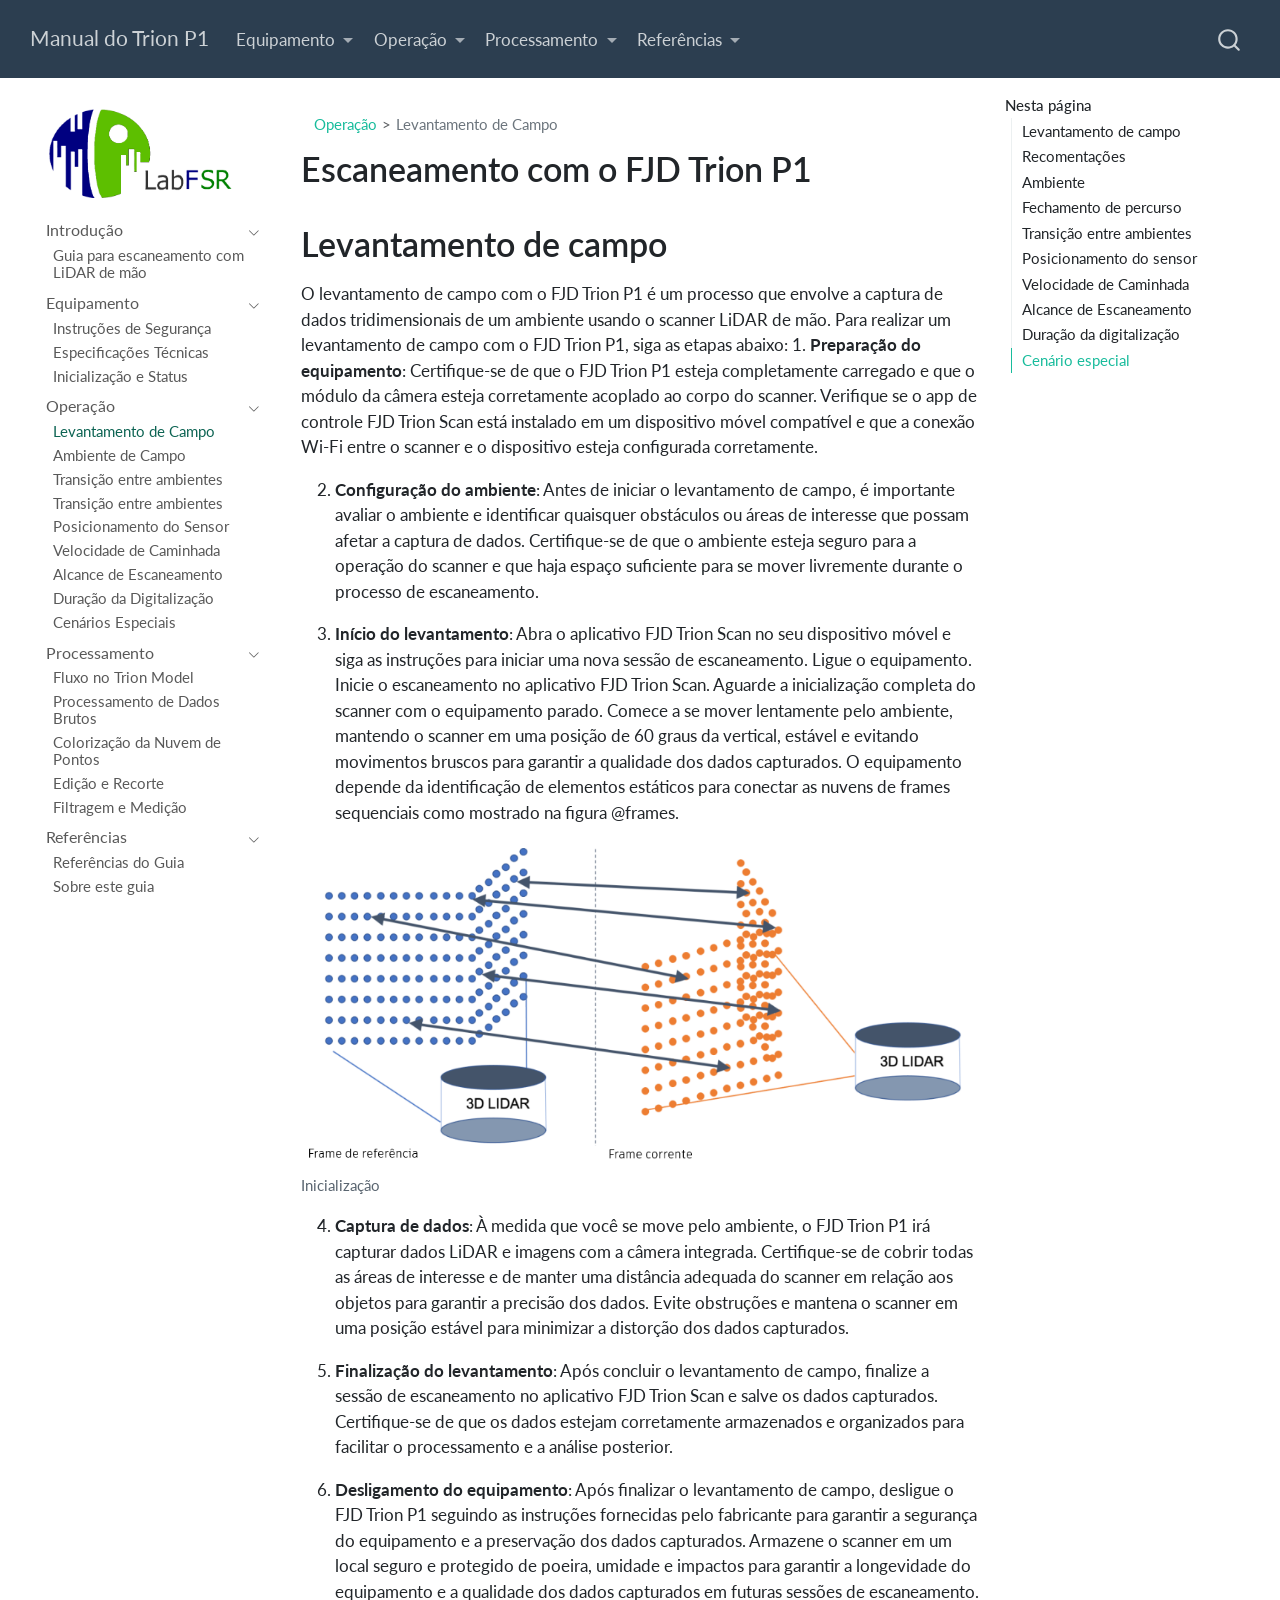
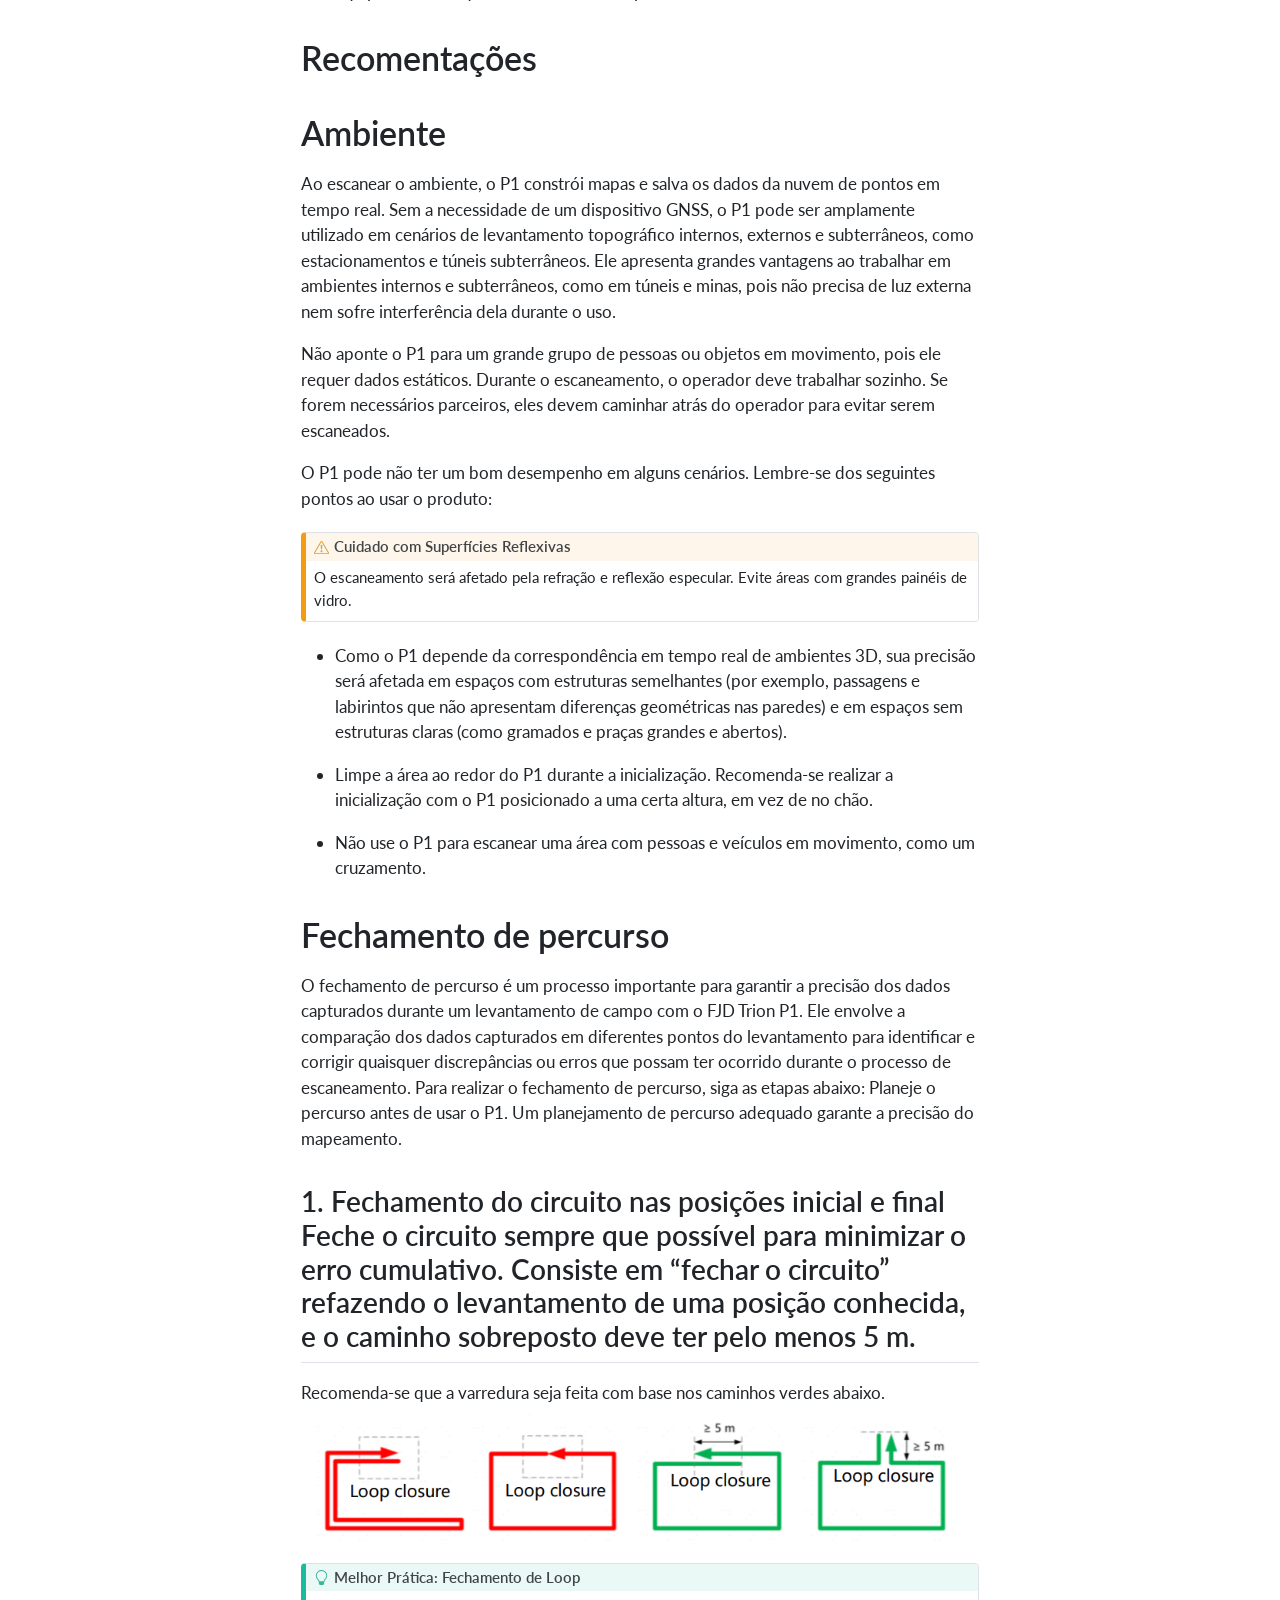
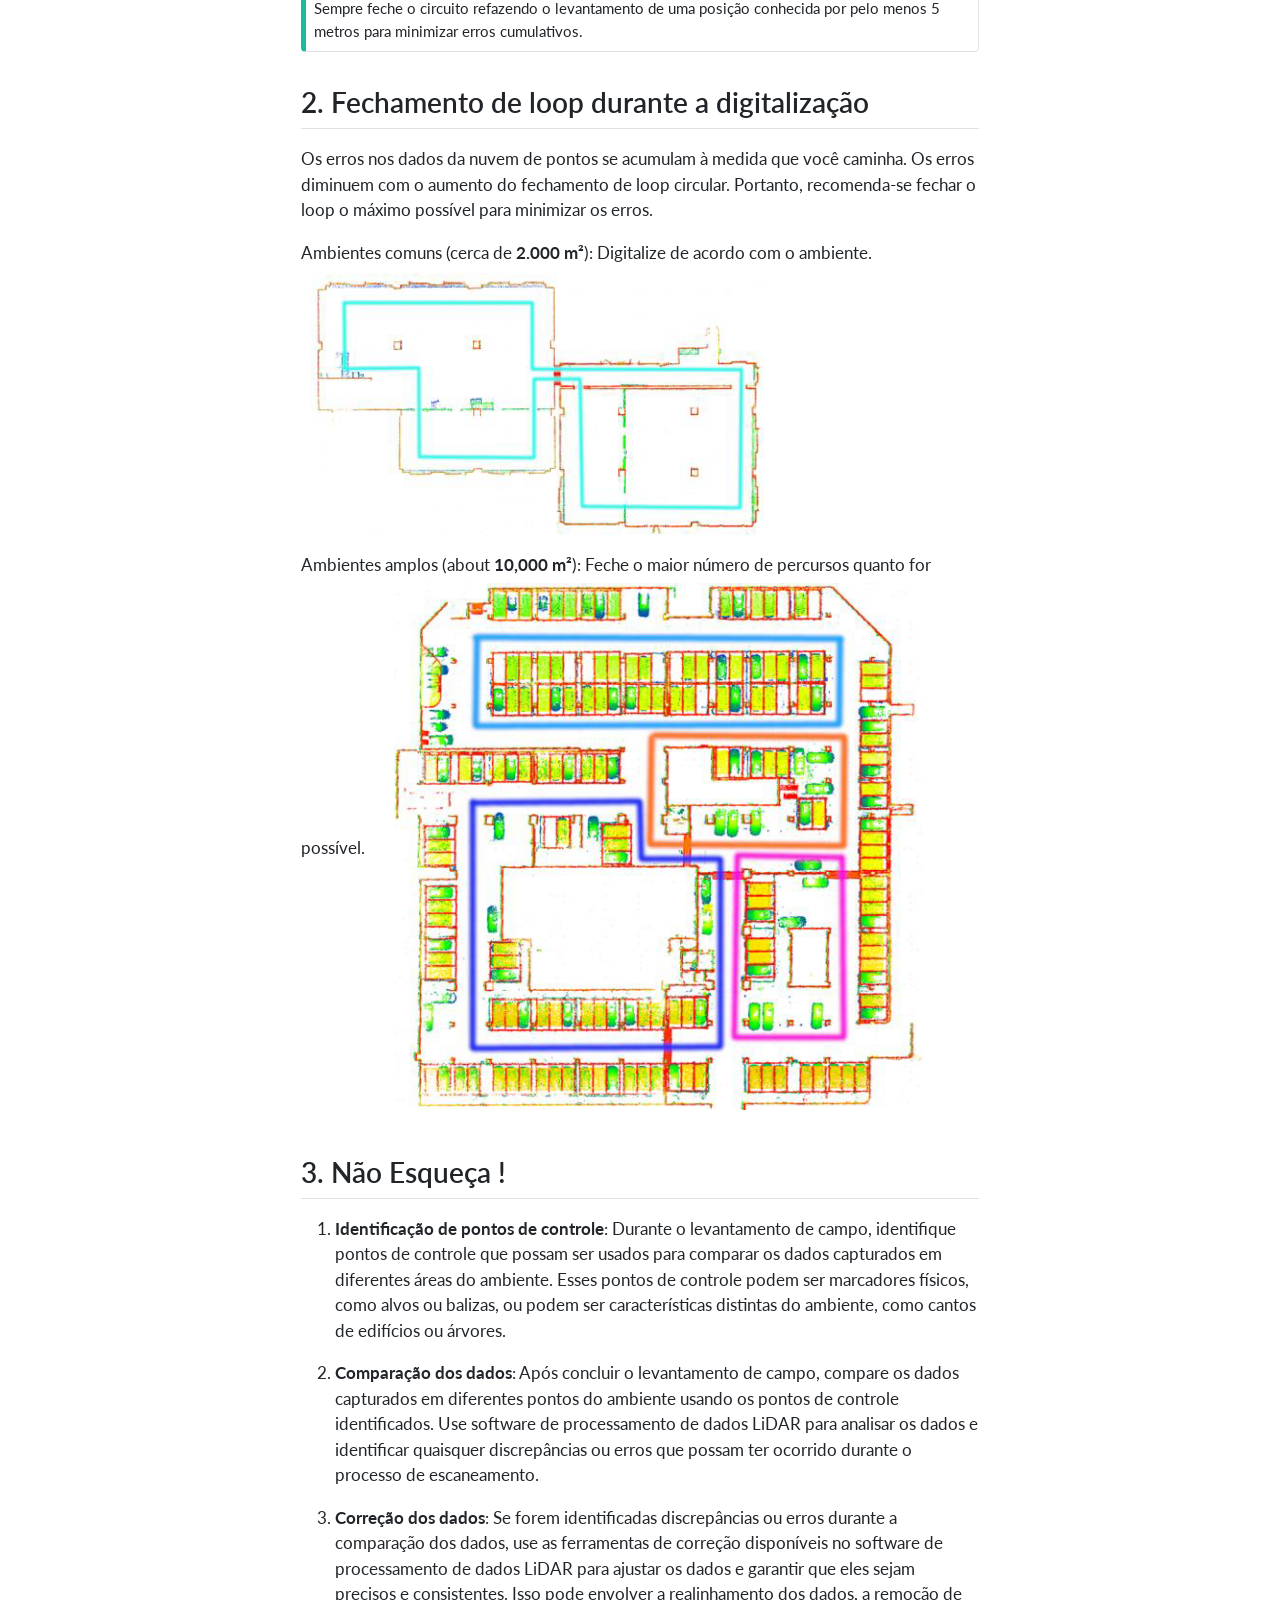
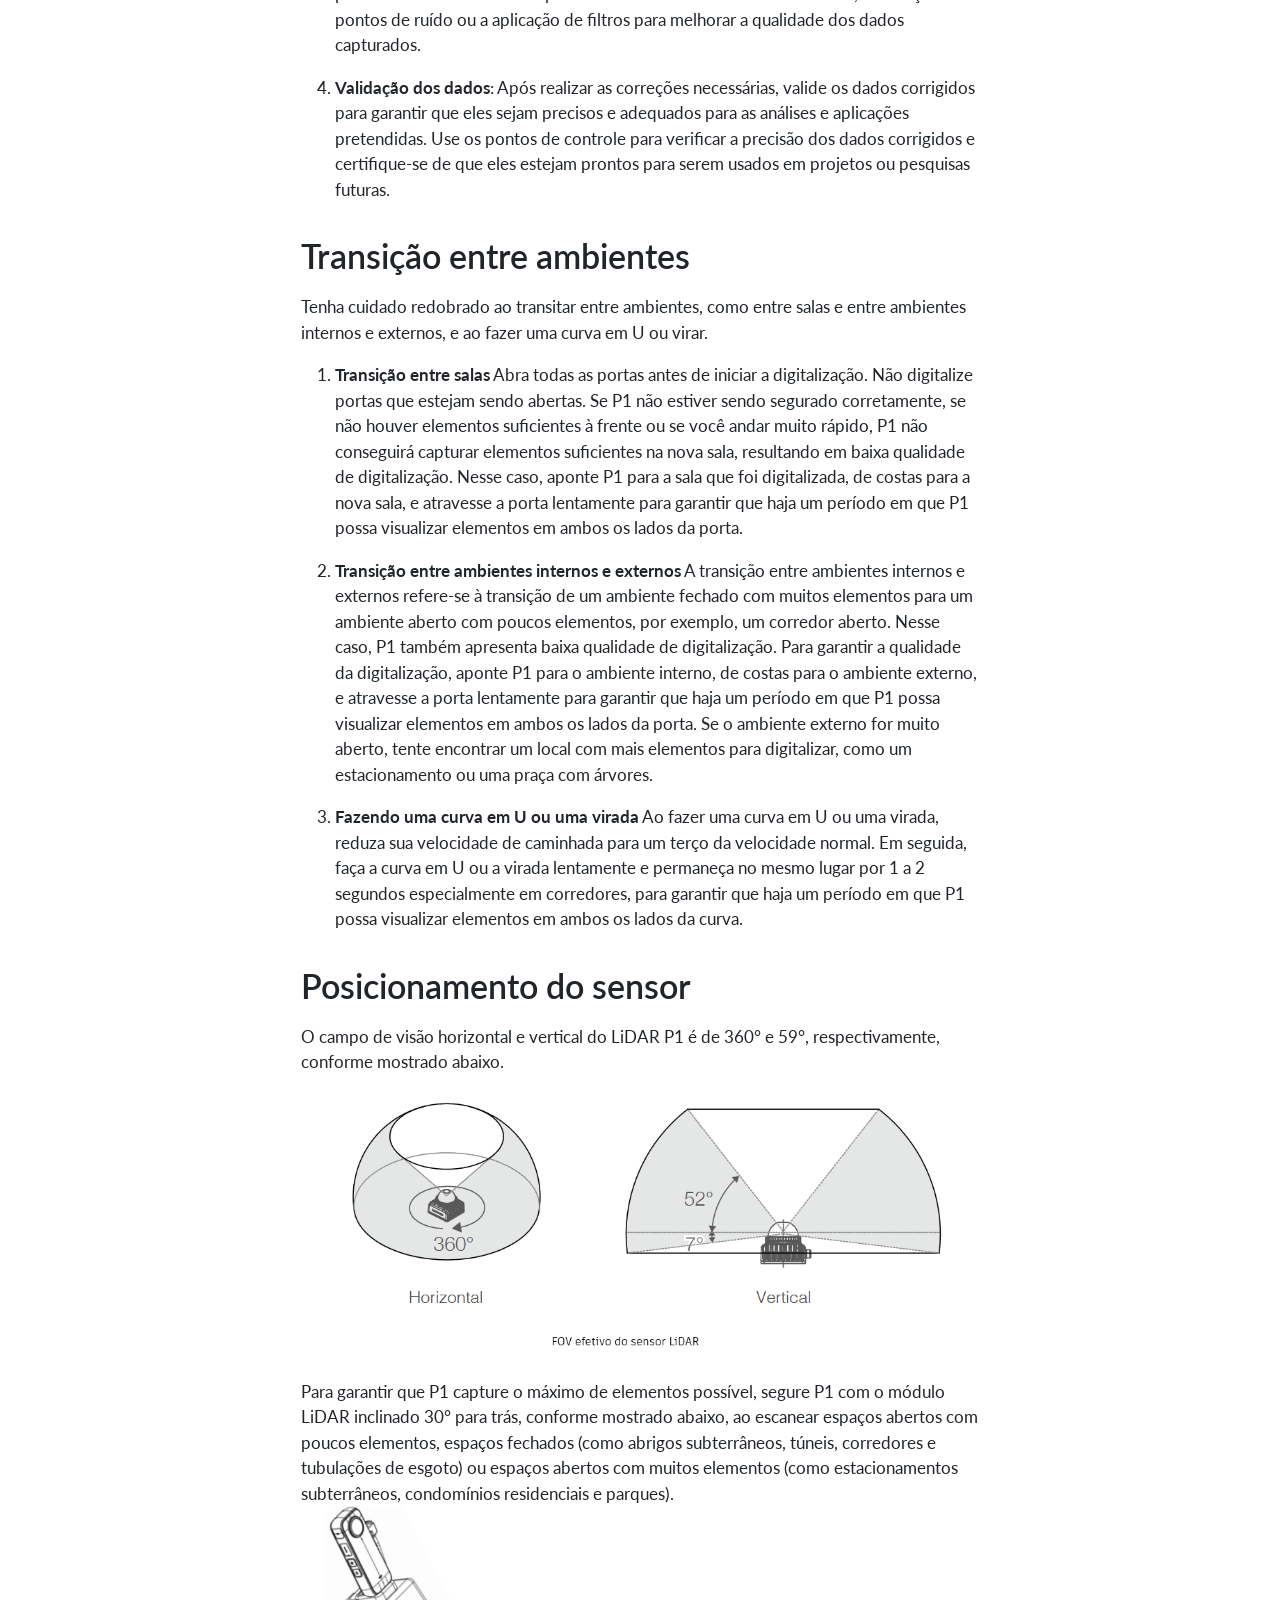
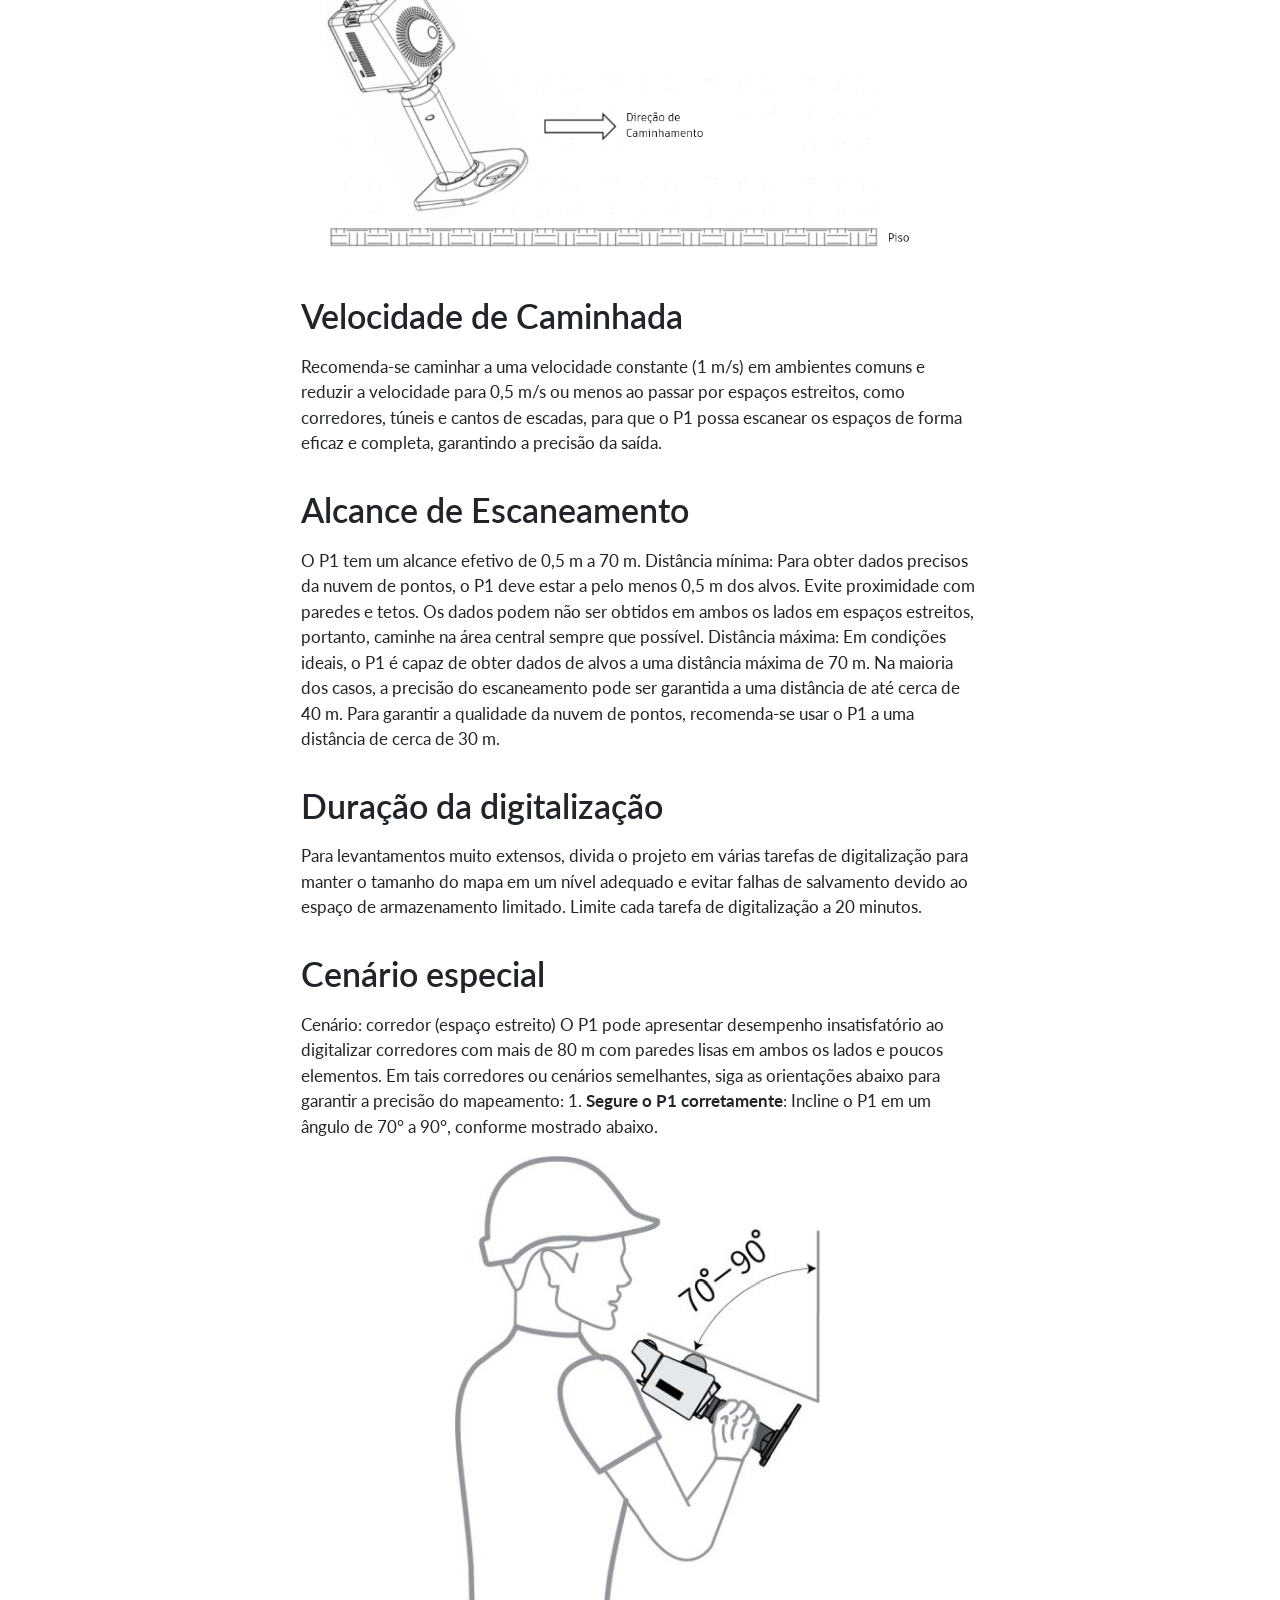
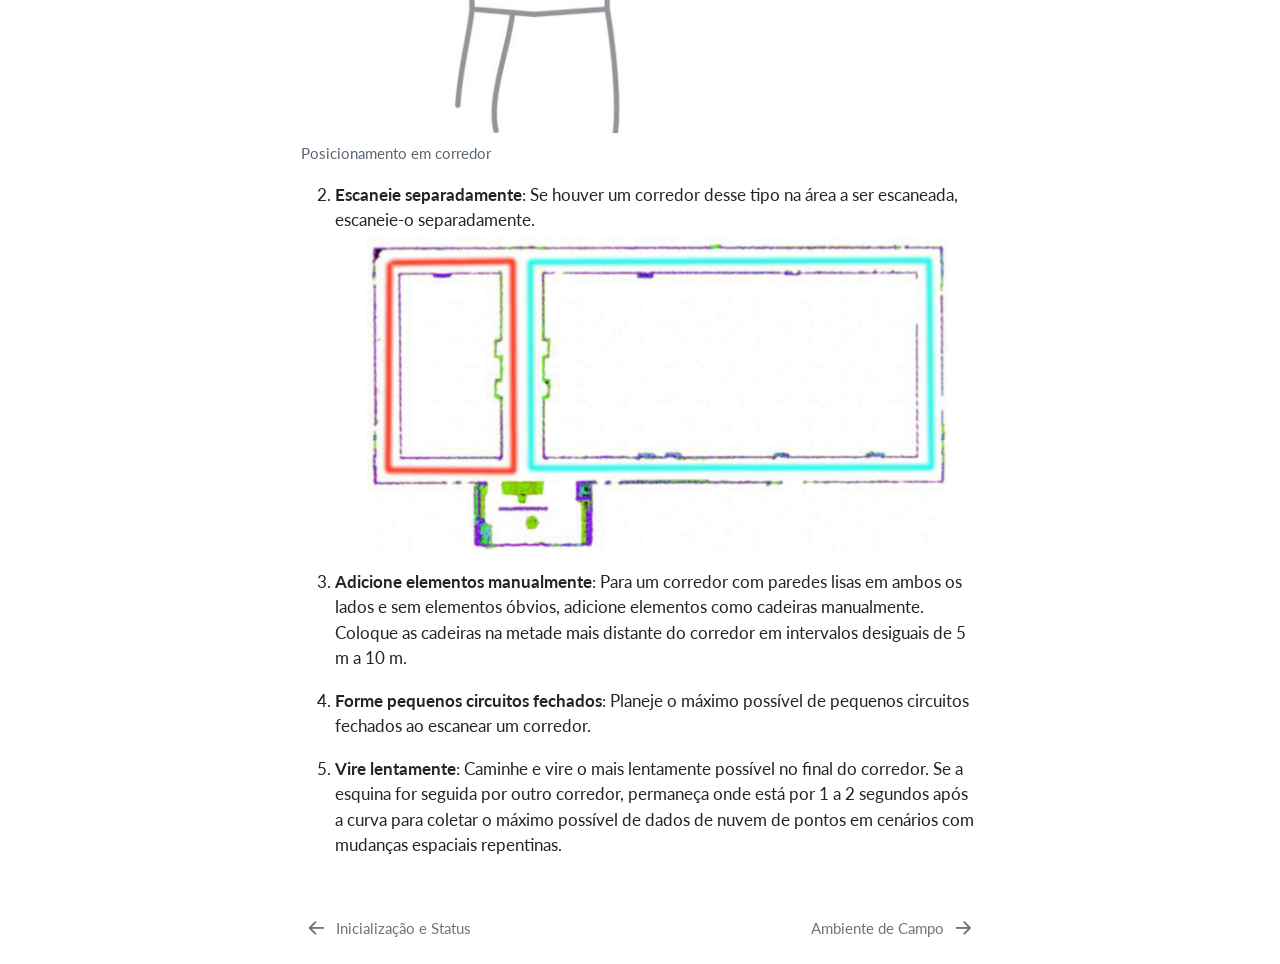
<file: Captura.html>
<!DOCTYPE html>
<html xmlns="http://www.w3.org/1999/xhtml" lang="pt-BR" xml:lang="pt-BR"><head>

<meta charset="utf-8">
<meta name="generator" content="quarto-1.9.37">

<meta name="viewport" content="width=device-width, initial-scale=1.0, user-scalable=yes">


<title>Escaneamento com o FJD Trion P1 – Manual do Trion P1</title>
<style>
/* Default styles provided by pandoc.
** See https://pandoc.org/MANUAL.html#variables-for-html for config info.
*/
code{white-space: pre-wrap;}
span.smallcaps{font-variant: small-caps;}
div.columns{display: flex; gap: min(4vw, 1.5em);}
div.column{flex: auto; overflow-x: auto;}
div.hanging-indent{margin-left: 1.5em; text-indent: -1.5em;}
ul.task-list{list-style: none;}
ul.task-list li input[type="checkbox"] {
  width: 0.8em;
  margin: 0 0.8em 0.2em -1em; /* quarto-specific, see https://github.com/quarto-dev/quarto-cli/issues/4556 */ 
  vertical-align: middle;
}
</style>


<script src="site_libs/quarto-nav/quarto-nav.js"></script>
<script src="site_libs/quarto-nav/headroom.min.js"></script>
<script src="site_libs/clipboard/clipboard.min.js"></script>
<script src="site_libs/quarto-search/autocomplete.umd.js"></script>
<script src="site_libs/quarto-search/fuse.min.js"></script>
<script src="site_libs/quarto-search/quarto-search.js"></script>
<meta name="quarto:offset" content="./">
<link href="./Captura.qmd#Ambiente" rel="next">
<link href="./Descricao.qmd#Montagem" rel="prev">
<script src="site_libs/quarto-html/quarto.js" type="module"></script>
<script src="site_libs/quarto-html/tabsets/tabsets.js" type="module"></script>
<script src="site_libs/quarto-html/popper.min.js"></script>
<script src="site_libs/quarto-html/tippy.umd.min.js"></script>
<script src="site_libs/quarto-html/anchor.min.js"></script>
<link href="site_libs/quarto-html/tippy.css" rel="stylesheet">
<link href="site_libs/quarto-html/quarto-syntax-highlighting-7f8f88aac4f3542376d5c11b86a4c14d.css" rel="stylesheet" id="quarto-text-highlighting-styles">
<script src="site_libs/bootstrap/bootstrap.min.js"></script>
<link href="site_libs/bootstrap/bootstrap-icons.css" rel="stylesheet">
<link href="site_libs/bootstrap/bootstrap-6b423f165eeea3787de40cb4f8e821c3.min.css" rel="stylesheet" append-hash="true" id="quarto-bootstrap" data-mode="light">
<script id="quarto-search-options" type="application/json">{
  "location": "navbar",
  "copy-button": false,
  "collapse-after": 3,
  "panel-placement": "end",
  "type": "overlay",
  "limit": 50,
  "keyboard-shortcut": [
    "f",
    "/",
    "s"
  ],
  "show-item-context": false,
  "language": {
    "search-no-results-text": "Nenhum resultado",
    "search-matching-documents-text": "documentos correspondentes",
    "search-copy-link-title": "Copiar link para a busca",
    "search-hide-matches-text": "Esconder correspondências adicionais",
    "search-more-match-text": "mais correspondência neste documento",
    "search-more-matches-text": "mais correspondências neste documento",
    "search-clear-button-title": "Limpar",
    "search-text-placeholder": "",
    "search-detached-cancel-button-title": "Cancelar",
    "search-submit-button-title": "Enviar",
    "search-label": "Procurar"
  }
}</script>


<link rel="stylesheet" href="styles.css">
</head>

<body class="nav-sidebar floating nav-fixed quarto-light">

<div id="quarto-search-results"></div>
  <header id="quarto-header" class="headroom fixed-top">
    <nav class="navbar navbar-expand-lg " data-bs-theme="dark">
      <div class="navbar-container container-fluid">
      <div class="navbar-brand-container mx-auto">
    <a class="navbar-brand" href="./index.html">
    <span class="navbar-title">Manual do Trion P1</span>
    </a>
  </div>
            <div id="quarto-search" class="" title="Procurar"></div>
          <button class="navbar-toggler" type="button" data-bs-toggle="collapse" data-bs-target="#navbarCollapse" aria-controls="navbarCollapse" role="menu" aria-expanded="false" aria-label="Alternar de navegação" onclick="if (window.quartoToggleHeadroom) { window.quartoToggleHeadroom(); }">
  <span class="navbar-toggler-icon"></span>
</button>
          <div class="collapse navbar-collapse" id="navbarCollapse">
            <ul class="navbar-nav navbar-nav-scroll me-auto">
  <li class="nav-item dropdown ">
    <a class="nav-link dropdown-toggle" href="#" id="nav-menu-equipamento" role="link" data-bs-toggle="dropdown" aria-expanded="false">
 <span class="menu-text">Equipamento</span>
    </a>
    <ul class="dropdown-menu" aria-labelledby="nav-menu-equipamento">    
        <li>
    <a class="dropdown-item" href="./Descricao.html">
 <span class="dropdown-text">Instruções de Segurança</span></a>
  </li>  
        <li>
    <a class="dropdown-item" href="./Descricao.html#especificacoes-tecnicas">
 <span class="dropdown-text">Especificações Técnicas</span></a>
  </li>  
        <li>
    <a class="dropdown-item" href="./Descricao.html#Montagem">
 <span class="dropdown-text">Inicialização e Status</span></a>
  </li>  
    </ul>
  </li>
  <li class="nav-item dropdown ">
    <a class="nav-link dropdown-toggle" href="#" id="nav-menu-operação" role="link" data-bs-toggle="dropdown" aria-expanded="false">
 <span class="menu-text">Operação</span>
    </a>
    <ul class="dropdown-menu" aria-labelledby="nav-menu-operação">    
        <li>
    <a class="dropdown-item" href="./Captura.html">
 <span class="dropdown-text">Levantamento de Campo</span></a>
  </li>  
        <li>
    <a class="dropdown-item" href="./Captura.html# Ambiente">
 <span class="dropdown-text">Ambiente de Campo</span></a>
  </li>  
        <li>
    <a class="dropdown-item" href="./Captura.html">
 <span class="dropdown-text">Cenários Especiais</span></a>
  </li>  
    </ul>
  </li>
  <li class="nav-item dropdown ">
    <a class="nav-link dropdown-toggle" href="#" id="nav-menu-processamento" role="link" data-bs-toggle="dropdown" aria-expanded="false">
 <span class="menu-text">Processamento</span>
    </a>
    <ul class="dropdown-menu" aria-labelledby="nav-menu-processamento">    
        <li>
    <a class="dropdown-item" href="./Processamento.html">
 <span class="dropdown-text">Fluxo no Trion Model</span></a>
  </li>  
        <li>
    <a class="dropdown-item" href="./Processamento.html">
 <span class="dropdown-text">Filtragem e Medição</span></a>
  </li>  
    </ul>
  </li>
  <li class="nav-item dropdown ">
    <a class="nav-link dropdown-toggle" href="#" id="nav-menu-referências" role="link" data-bs-toggle="dropdown" aria-expanded="false">
 <span class="menu-text">Referências</span>
    </a>
    <ul class="dropdown-menu" aria-labelledby="nav-menu-referências">    
        <li>
    <a class="dropdown-item" href="./Referencias.html">
 <span class="dropdown-text">Referencias do Guia</span></a>
  </li>  
        <li>
    <a class="dropdown-item" href="./about.html">
 <span class="dropdown-text">Sobre o Guia</span></a>
  </li>  
    </ul>
  </li>
</ul>
          </div> <!-- /navcollapse -->
            <div class="quarto-navbar-tools">
</div>
      </div> <!-- /container-fluid -->
    </nav>
  <nav class="quarto-secondary-nav">
    <div class="container-fluid d-flex">
      <button type="button" class="quarto-btn-toggle btn" data-bs-toggle="collapse" role="button" data-bs-target=".quarto-sidebar-collapse-item" aria-controls="quarto-sidebar" aria-expanded="false" aria-label="Alternar barra lateral" onclick="if (window.quartoToggleHeadroom) { window.quartoToggleHeadroom(); }">
        <i class="bi bi-layout-text-sidebar-reverse"></i>
      </button>
        <nav class="quarto-page-breadcrumbs" aria-label="breadcrumb"><ol class="breadcrumb"><li class="breadcrumb-item"><a href="./Captura.html">Operação</a></li><li class="breadcrumb-item"><a href="./Captura.html">Levantamento de Campo</a></li></ol></nav>
        <a class="flex-grow-1" role="navigation" data-bs-toggle="collapse" data-bs-target=".quarto-sidebar-collapse-item" aria-controls="quarto-sidebar" aria-expanded="false" aria-label="Alternar barra lateral" onclick="if (window.quartoToggleHeadroom) { window.quartoToggleHeadroom(); }">      
        </a>
    </div>
  </nav>
</header>
<!-- content -->
<div id="quarto-content" class="quarto-container page-columns page-rows-contents page-layout-article page-navbar">
<!-- sidebar -->
  <nav id="quarto-sidebar" class="sidebar collapse collapse-horizontal quarto-sidebar-collapse-item sidebar-navigation floating overflow-auto">
    <div class="pt-lg-2 mt-2 text-left sidebar-header">
      <a href="./index.html" class="sidebar-logo-link">
      <img src="./images/logo_labfsr.png" alt="Logo LabFSR" class="sidebar-logo light-content py-0 d-lg-inline d-none">
      <img src="./images/logo_labfsr.png" alt="Logo LabFSR" class="sidebar-logo dark-content py-0 d-lg-inline d-none">
      </a>
      </div>
    <div class="sidebar-menu-container"> 
    <ul class="list-unstyled mt-1">
        <li class="sidebar-item sidebar-item-section">
      <div class="sidebar-item-container"> 
            <a class="sidebar-item-text sidebar-link text-start" data-bs-toggle="collapse" data-bs-target="#quarto-sidebar-section-1" role="navigation" aria-expanded="true">
 <span class="menu-text">Introdução</span></a>
          <a class="sidebar-item-toggle text-start" data-bs-toggle="collapse" data-bs-target="#quarto-sidebar-section-1" role="navigation" aria-expanded="true" aria-label="Alternar seção">
            <i class="bi bi-chevron-right ms-2"></i>
          </a> 
      </div>
      <ul id="quarto-sidebar-section-1" class="collapse list-unstyled sidebar-section depth1 show">  
          <li class="sidebar-item">
  <div class="sidebar-item-container"> 
  <a href="./index.html" class="sidebar-item-text sidebar-link">
 <span class="menu-text">Guia para escaneamento com LiDAR de mão</span></a>
  </div>
</li>
      </ul>
  </li>
        <li class="sidebar-item sidebar-item-section">
      <div class="sidebar-item-container"> 
            <a class="sidebar-item-text sidebar-link text-start" data-bs-toggle="collapse" data-bs-target="#quarto-sidebar-section-2" role="navigation" aria-expanded="true">
 <span class="menu-text">Equipamento</span></a>
          <a class="sidebar-item-toggle text-start" data-bs-toggle="collapse" data-bs-target="#quarto-sidebar-section-2" role="navigation" aria-expanded="true" aria-label="Alternar seção">
            <i class="bi bi-chevron-right ms-2"></i>
          </a> 
      </div>
      <ul id="quarto-sidebar-section-2" class="collapse list-unstyled sidebar-section depth1 show">  
          <li class="sidebar-item">
  <div class="sidebar-item-container"> 
  <a href="./Descricao.html" class="sidebar-item-text sidebar-link">
 <span class="menu-text">Instruções de Segurança</span></a>
  </div>
</li>
          <li class="sidebar-item">
  <div class="sidebar-item-container"> 
  <a href="./Descricao.html#especificacoes-tecnicas" class="sidebar-item-text sidebar-link">
 <span class="menu-text">Especificações Técnicas</span></a>
  </div>
</li>
          <li class="sidebar-item">
  <div class="sidebar-item-container"> 
  <a href="./Descricao.html#Montagem" class="sidebar-item-text sidebar-link">
 <span class="menu-text">Inicialização e Status</span></a>
  </div>
</li>
      </ul>
  </li>
        <li class="sidebar-item sidebar-item-section">
      <div class="sidebar-item-container"> 
            <a class="sidebar-item-text sidebar-link text-start" data-bs-toggle="collapse" data-bs-target="#quarto-sidebar-section-3" role="navigation" aria-expanded="true">
 <span class="menu-text">Operação</span></a>
          <a class="sidebar-item-toggle text-start" data-bs-toggle="collapse" data-bs-target="#quarto-sidebar-section-3" role="navigation" aria-expanded="true" aria-label="Alternar seção">
            <i class="bi bi-chevron-right ms-2"></i>
          </a> 
      </div>
      <ul id="quarto-sidebar-section-3" class="collapse list-unstyled sidebar-section depth1 show">  
          <li class="sidebar-item">
  <div class="sidebar-item-container"> 
  <a href="./Captura.html" class="sidebar-item-text sidebar-link active">
 <span class="menu-text">Levantamento de Campo</span></a>
  </div>
</li>
          <li class="sidebar-item">
  <div class="sidebar-item-container"> 
  <a href="./Captura.html#Ambiente" class="sidebar-item-text sidebar-link">
 <span class="menu-text">Ambiente de Campo</span></a>
  </div>
</li>
          <li class="sidebar-item">
  <div class="sidebar-item-container"> 
  <a href="./Captura.html#Transicao" class="sidebar-item-text sidebar-link">
 <span class="menu-text">Transição entre ambientes</span></a>
  </div>
</li>
          <li class="sidebar-item">
  <div class="sidebar-item-container"> 
  <a href="./Captura.html#Transicao" class="sidebar-item-text sidebar-link">
 <span class="menu-text">Transição entre ambientes</span></a>
  </div>
</li>
          <li class="sidebar-item">
  <div class="sidebar-item-container"> 
  <a href="./Captura.html#Posicionamento" class="sidebar-item-text sidebar-link">
 <span class="menu-text">Posicionamento do Sensor</span></a>
  </div>
</li>
          <li class="sidebar-item">
  <div class="sidebar-item-container"> 
  <a href="./Captura.html#Velocidade" class="sidebar-item-text sidebar-link">
 <span class="menu-text">Velocidade de Caminhada</span></a>
  </div>
</li>
          <li class="sidebar-item">
  <div class="sidebar-item-container"> 
  <a href="./Captura.html#Alcance" class="sidebar-item-text sidebar-link">
 <span class="menu-text">Alcance de Escaneamento</span></a>
  </div>
</li>
          <li class="sidebar-item">
  <div class="sidebar-item-container"> 
  <a href="./Captura.html#Duracao" class="sidebar-item-text sidebar-link">
 <span class="menu-text">Duração da Digitalização</span></a>
  </div>
</li>
          <li class="sidebar-item">
  <div class="sidebar-item-container"> 
  <a href="./Captura.html#Cenarios" class="sidebar-item-text sidebar-link">
 <span class="menu-text">Cenários Especiais</span></a>
  </div>
</li>
      </ul>
  </li>
        <li class="sidebar-item sidebar-item-section">
      <div class="sidebar-item-container"> 
            <a class="sidebar-item-text sidebar-link text-start" data-bs-toggle="collapse" data-bs-target="#quarto-sidebar-section-4" role="navigation" aria-expanded="true">
 <span class="menu-text">Processamento</span></a>
          <a class="sidebar-item-toggle text-start" data-bs-toggle="collapse" data-bs-target="#quarto-sidebar-section-4" role="navigation" aria-expanded="true" aria-label="Alternar seção">
            <i class="bi bi-chevron-right ms-2"></i>
          </a> 
      </div>
      <ul id="quarto-sidebar-section-4" class="collapse list-unstyled sidebar-section depth1 show">  
          <li class="sidebar-item">
  <div class="sidebar-item-container"> 
  <a href="./Processamento.html" class="sidebar-item-text sidebar-link">
 <span class="menu-text">Fluxo no Trion Model</span></a>
  </div>
</li>
          <li class="sidebar-item">
  <div class="sidebar-item-container"> 
  <a href="./Processamento.html#Slam" class="sidebar-item-text sidebar-link">
 <span class="menu-text">Processamento de Dados Brutos</span></a>
  </div>
</li>
          <li class="sidebar-item">
  <div class="sidebar-item-container"> 
  <a href="./Processamento.html#Colorizacao" class="sidebar-item-text sidebar-link">
 <span class="menu-text">Colorização da Nuvem de Pontos</span></a>
  </div>
</li>
          <li class="sidebar-item">
  <div class="sidebar-item-container"> 
  <a href="./Processamento.html#Recorte" class="sidebar-item-text sidebar-link">
 <span class="menu-text">Edição e Recorte</span></a>
  </div>
</li>
          <li class="sidebar-item">
  <div class="sidebar-item-container"> 
  <a href="./Processamento.html#Filtragem" class="sidebar-item-text sidebar-link">
 <span class="menu-text">Filtragem e Medição</span></a>
  </div>
</li>
      </ul>
  </li>
        <li class="sidebar-item sidebar-item-section">
      <div class="sidebar-item-container"> 
            <a class="sidebar-item-text sidebar-link text-start" data-bs-toggle="collapse" data-bs-target="#quarto-sidebar-section-5" role="navigation" aria-expanded="true">
 <span class="menu-text">Referências</span></a>
          <a class="sidebar-item-toggle text-start" data-bs-toggle="collapse" data-bs-target="#quarto-sidebar-section-5" role="navigation" aria-expanded="true" aria-label="Alternar seção">
            <i class="bi bi-chevron-right ms-2"></i>
          </a> 
      </div>
      <ul id="quarto-sidebar-section-5" class="collapse list-unstyled sidebar-section depth1 show">  
          <li class="sidebar-item">
  <div class="sidebar-item-container"> 
  <a href="./Referencias.html" class="sidebar-item-text sidebar-link">
 <span class="menu-text">Referências do Guia</span></a>
  </div>
</li>
          <li class="sidebar-item">
  <div class="sidebar-item-container"> 
  <a href="./about.html" class="sidebar-item-text sidebar-link">
 <span class="menu-text">Sobre este guia</span></a>
  </div>
</li>
      </ul>
  </li>
    </ul>
    </div>
</nav>
<div id="quarto-sidebar-glass" class="quarto-sidebar-collapse-item" data-bs-toggle="collapse" data-bs-target=".quarto-sidebar-collapse-item"></div>
<!-- margin-sidebar -->
    <div id="quarto-margin-sidebar" class="sidebar margin-sidebar">
        <nav id="TOC" role="doc-toc" class="toc-active">
    <h2 id="toc-title">Nesta página</h2>
   
  <ul>
  <li><a href="#levantamento-de-campo" id="toc-levantamento-de-campo" class="nav-link active" data-scroll-target="#levantamento-de-campo">Levantamento de campo</a></li>
  <li><a href="#recomentações" id="toc-recomentações" class="nav-link" data-scroll-target="#recomentações">Recomentações</a></li>
  <li><a href="#Ambiente" id="toc-Ambiente" class="nav-link" data-scroll-target="#Ambiente">Ambiente</a></li>
  <li><a href="#Fechamento" id="toc-Fechamento" class="nav-link" data-scroll-target="#Fechamento">Fechamento de percurso</a>
  <ul class="collapse">
  <li><a href="#fechamento-do-circuito-nas-posições-inicial-e-final-feche-o-circuito-sempre-que-possível-para-minimizar-o-erro-cumulativo.-consiste-em-fechar-o-circuito-refazendo-o-levantamento-de-uma-posição-conhecida-e-o-caminho-sobreposto-deve-ter-pelo-menos-5-m." id="toc-fechamento-do-circuito-nas-posições-inicial-e-final-feche-o-circuito-sempre-que-possível-para-minimizar-o-erro-cumulativo.-consiste-em-fechar-o-circuito-refazendo-o-levantamento-de-uma-posição-conhecida-e-o-caminho-sobreposto-deve-ter-pelo-menos-5-m." class="nav-link" data-scroll-target="#fechamento-do-circuito-nas-posições-inicial-e-final-feche-o-circuito-sempre-que-possível-para-minimizar-o-erro-cumulativo.-consiste-em-fechar-o-circuito-refazendo-o-levantamento-de-uma-posição-conhecida-e-o-caminho-sobreposto-deve-ter-pelo-menos-5-m.">1. Fechamento do circuito nas posições inicial e final Feche o circuito sempre que possível para minimizar o erro cumulativo. Consiste em “fechar o circuito” refazendo o levantamento de uma posição conhecida, e o caminho sobreposto deve ter pelo menos 5 m.</a></li>
  <li><a href="#fechamento-de-loop-durante-a-digitalização" id="toc-fechamento-de-loop-durante-a-digitalização" class="nav-link" data-scroll-target="#fechamento-de-loop-durante-a-digitalização">2. Fechamento de loop durante a digitalização</a></li>
  <li><a href="#não-esqueça" id="toc-não-esqueça" class="nav-link" data-scroll-target="#não-esqueça">3. Não Esqueça !</a></li>
  </ul></li>
  <li><a href="#Transicao" id="toc-Transicao" class="nav-link" data-scroll-target="#Transicao">Transição entre ambientes</a></li>
  <li><a href="#Posicionamento" id="toc-Posicionamento" class="nav-link" data-scroll-target="#Posicionamento">Posicionamento do sensor</a></li>
  <li><a href="#Velocidade" id="toc-Velocidade" class="nav-link" data-scroll-target="#Velocidade">Velocidade de Caminhada</a></li>
  <li><a href="#Alcance" id="toc-Alcance" class="nav-link" data-scroll-target="#Alcance">Alcance de Escaneamento</a></li>
  <li><a href="#Duracao" id="toc-Duracao" class="nav-link" data-scroll-target="#Duracao">Duração da digitalização</a></li>
  <li><a href="#Cenarios" id="toc-Cenarios" class="nav-link" data-scroll-target="#Cenarios">Cenário especial</a></li>
  </ul>
</nav>
    </div>
<!-- main -->
<main class="content" id="quarto-document-content">

<header id="title-block-header" class="quarto-title-block default"><nav class="quarto-page-breadcrumbs quarto-title-breadcrumbs d-none d-lg-block" aria-label="breadcrumb"><ol class="breadcrumb"><li class="breadcrumb-item"><a href="./Captura.html">Operação</a></li><li class="breadcrumb-item"><a href="./Captura.html">Levantamento de Campo</a></li></ol></nav>
<div class="quarto-title">
<h1 class="title">Escaneamento com o FJD Trion P1</h1>
</div>



<div class="quarto-title-meta">

    
  
    
  </div>
  


</header>


<section id="levantamento-de-campo" class="level1">
<h1>Levantamento de campo</h1>
<p>O levantamento de campo com o FJD Trion P1 é um processo que envolve a captura de dados tridimensionais de um ambiente usando o scanner LiDAR de mão. Para realizar um levantamento de campo com o FJD Trion P1, siga as etapas abaixo: 1. <strong>Preparação do equipamento</strong>: Certifique-se de que o FJD Trion P1 esteja completamente carregado e que o módulo da câmera esteja corretamente acoplado ao corpo do scanner. Verifique se o app de controle FJD Trion Scan está instalado em um dispositivo móvel compatível e que a conexão Wi-Fi entre o scanner e o dispositivo esteja configurada corretamente.</p>
<ol start="2" type="1">
<li><p><strong>Configuração do ambiente</strong>: Antes de iniciar o levantamento de campo, é importante avaliar o ambiente e identificar quaisquer obstáculos ou áreas de interesse que possam afetar a captura de dados. Certifique-se de que o ambiente esteja seguro para a operação do scanner e que haja espaço suficiente para se mover livremente durante o processo de escaneamento.</p></li>
<li><p><strong>Início do levantamento</strong>: Abra o aplicativo FJD Trion Scan no seu dispositivo móvel e siga as instruções para iniciar uma nova sessão de escaneamento. Ligue o equipamento. Inicie o escaneamento no aplicativo FJD Trion Scan. Aguarde a inicialização completa do scanner com o equipamento parado. Comece a se mover lentamente pelo ambiente, mantendo o scanner em uma posição de 60 graus da vertical, estável e evitando movimentos bruscos para garantir a qualidade dos dados capturados. O equipamento depende da identificação de elementos estáticos para conectar as nuvens de frames sequenciais como mostrado na figura <span class="citation" data-cites="frames">@frames</span>.</p></li>
</ol>
<div id="frames" class="quarto-figure quarto-figure-center anchored">
<figure class="figure">
<p><img src="images/frames.png" class="img-fluid figure-img"></p>
<figcaption>Inicialização</figcaption>
</figure>
</div>
<ol start="4" type="1">
<li><p><strong>Captura de dados</strong>: À medida que você se move pelo ambiente, o FJD Trion P1 irá capturar dados LiDAR e imagens com a câmera integrada. Certifique-se de cobrir todas as áreas de interesse e de manter uma distância adequada do scanner em relação aos objetos para garantir a precisão dos dados. Evite obstruções e mantena o scanner em uma posição estável para minimizar a distorção dos dados capturados.</p></li>
<li><p><strong>Finalização do levantamento</strong>: Após concluir o levantamento de campo, finalize a sessão de escaneamento no aplicativo FJD Trion Scan e salve os dados capturados. Certifique-se de que os dados estejam corretamente armazenados e organizados para facilitar o processamento e a análise posterior.</p></li>
<li><p><strong>Desligamento do equipamento</strong>: Após finalizar o levantamento de campo, desligue o FJD Trion P1 seguindo as instruções fornecidas pelo fabricante para garantir a segurança do equipamento e a preservação dos dados capturados. Armazene o scanner em um local seguro e protegido de poeira, umidade e impactos para garantir a longevidade do equipamento e a qualidade dos dados capturados em futuras sessões de escaneamento.</p></li>
</ol>
</section>
<section id="recomentações" class="level1">
<h1>Recomentações</h1>
</section>
<section id="Ambiente" class="level1">
<h1>Ambiente</h1>
<p>Ao escanear o ambiente, o P1 constrói mapas e salva os dados da nuvem de pontos em tempo real. Sem a necessidade de um dispositivo GNSS, o P1 pode ser amplamente utilizado em cenários de levantamento topográfico internos, externos e subterrâneos, como estacionamentos e túneis subterrâneos. Ele apresenta grandes vantagens ao trabalhar em ambientes internos e subterrâneos, como em túneis e minas, pois não precisa de luz externa nem sofre interferência dela durante o uso.</p>
<p>Não aponte o P1 para um grande grupo de pessoas ou objetos em movimento, pois ele requer dados estáticos. Durante o escaneamento, o operador deve trabalhar sozinho. Se forem necessários parceiros, eles devem caminhar atrás do operador para evitar serem escaneados.</p>
<p>O P1 pode não ter um bom desempenho em alguns cenários. Lembre-se dos seguintes pontos ao usar o produto:</p>
<div class="callout callout-style-default callout-warning callout-titled">
<div class="callout-header d-flex align-content-center">
<div class="callout-icon-container">
<i class="callout-icon"></i>
</div>
<div class="callout-title-container flex-fill">
<span class="screen-reader-only">Aviso</span>Cuidado com Superfícies Reflexivas
</div>
</div>
<div class="callout-body-container callout-body">
<p>O escaneamento será afetado pela refração e reflexão especular. Evite áreas com grandes painéis de vidro.</p>
</div>
</div>
<ul>
<li><p>Como o P1 depende da correspondência em tempo real de ambientes 3D, sua precisão será afetada em espaços com estruturas semelhantes (por exemplo, passagens e labirintos que não apresentam diferenças geométricas nas paredes) e em espaços sem estruturas claras (como gramados e praças grandes e abertos).</p></li>
<li><p>Limpe a área ao redor do P1 durante a inicialização. Recomenda-se realizar a inicialização com o P1 posicionado a uma certa altura, em vez de no chão.</p></li>
<li><p>Não use o P1 para escanear uma área com pessoas e veículos em movimento, como um cruzamento.</p></li>
</ul>
</section>
<section id="Fechamento" class="level1">
<h1>Fechamento de percurso</h1>
<p>O fechamento de percurso é um processo importante para garantir a precisão dos dados capturados durante um levantamento de campo com o FJD Trion P1. Ele envolve a comparação dos dados capturados em diferentes pontos do levantamento para identificar e corrigir quaisquer discrepâncias ou erros que possam ter ocorrido durante o processo de escaneamento. Para realizar o fechamento de percurso, siga as etapas abaixo: Planeje o percurso antes de usar o P1. Um planejamento de percurso adequado garante a precisão do mapeamento.</p>
<section id="fechamento-do-circuito-nas-posições-inicial-e-final-feche-o-circuito-sempre-que-possível-para-minimizar-o-erro-cumulativo.-consiste-em-fechar-o-circuito-refazendo-o-levantamento-de-uma-posição-conhecida-e-o-caminho-sobreposto-deve-ter-pelo-menos-5-m." class="level2">
<h2 class="anchored" data-anchor-id="fechamento-do-circuito-nas-posições-inicial-e-final-feche-o-circuito-sempre-que-possível-para-minimizar-o-erro-cumulativo.-consiste-em-fechar-o-circuito-refazendo-o-levantamento-de-uma-posição-conhecida-e-o-caminho-sobreposto-deve-ter-pelo-menos-5-m.">1. Fechamento do circuito nas posições inicial e final Feche o circuito sempre que possível para minimizar o erro cumulativo. Consiste em “fechar o circuito” refazendo o levantamento de uma posição conhecida, e o caminho sobreposto deve ter pelo menos 5 m.</h2>
<p>Recomenda-se que a varredura seja feita com base nos caminhos verdes abaixo. <img src="images/loop_closure.png" class="img-fluid" alt="Fechamento de percurso"></p>
<div class="callout callout-style-default callout-tip callout-titled">
<div class="callout-header d-flex align-content-center">
<div class="callout-icon-container">
<i class="callout-icon"></i>
</div>
<div class="callout-title-container flex-fill">
<span class="screen-reader-only">Dica</span>Melhor Prática: Fechamento de Loop
</div>
</div>
<div class="callout-body-container callout-body">
<p>Sempre feche o circuito refazendo o levantamento de uma posição conhecida por pelo menos 5 metros para minimizar erros cumulativos.</p>
</div>
</div>
</section>
<section id="fechamento-de-loop-durante-a-digitalização" class="level2">
<h2 class="anchored" data-anchor-id="fechamento-de-loop-durante-a-digitalização">2. Fechamento de loop durante a digitalização</h2>
<p>Os erros nos dados da nuvem de pontos se acumulam à medida que você caminha. Os erros diminuem com o aumento do fechamento de loop circular. Portanto, recomenda-se fechar o loop o máximo possível para minimizar os erros.</p>
<p>Ambientes comuns (cerca de <strong>2.000 m²</strong>): Digitalize de acordo com o ambiente. <img src="images/loop_closure1.png" class="img-fluid" alt="Ambientes comuns"></p>
<p>Ambientes amplos (about <strong>10,000 m²</strong>): Feche o maior número de percursos quanto for possível. <img src="images/loop_closure2.png" class="img-fluid" alt="Ambientes amplos"></p>
</section>
<section id="não-esqueça" class="level2">
<h2 class="anchored" data-anchor-id="não-esqueça">3. Não Esqueça !</h2>
<ol type="1">
<li><p><strong>Identificação de pontos de controle</strong>: Durante o levantamento de campo, identifique pontos de controle que possam ser usados para comparar os dados capturados em diferentes áreas do ambiente. Esses pontos de controle podem ser marcadores físicos, como alvos ou balizas, ou podem ser características distintas do ambiente, como cantos de edifícios ou árvores.</p></li>
<li><p><strong>Comparação dos dados</strong>: Após concluir o levantamento de campo, compare os dados capturados em diferentes pontos do ambiente usando os pontos de controle identificados. Use software de processamento de dados LiDAR para analisar os dados e identificar quaisquer discrepâncias ou erros que possam ter ocorrido durante o processo de escaneamento.</p></li>
<li><p><strong>Correção dos dados</strong>: Se forem identificadas discrepâncias ou erros durante a comparação dos dados, use as ferramentas de correção disponíveis no software de processamento de dados LiDAR para ajustar os dados e garantir que eles sejam precisos e consistentes. Isso pode envolver a realinhamento dos dados, a remoção de pontos de ruído ou a aplicação de filtros para melhorar a qualidade dos dados capturados.</p></li>
<li><p><strong>Validação dos dados</strong>: Após realizar as correções necessárias, valide os dados corrigidos para garantir que eles sejam precisos e adequados para as análises e aplicações pretendidas. Use os pontos de controle para verificar a precisão dos dados corrigidos e certifique-se de que eles estejam prontos para serem usados em projetos ou pesquisas futuras.</p></li>
</ol>
</section>
</section>
<section id="Transicao" class="level1">
<h1>Transição entre ambientes</h1>
<p>Tenha cuidado redobrado ao transitar entre ambientes, como entre salas e entre ambientes internos e externos, e ao fazer uma curva em U ou virar.</p>
<ol type="1">
<li><p><strong>Transição entre salas</strong> Abra todas as portas antes de iniciar a digitalização. Não digitalize portas que estejam sendo abertas. Se P1 não estiver sendo segurado corretamente, se não houver elementos suficientes à frente ou se você andar muito rápido, P1 não conseguirá capturar elementos suficientes na nova sala, resultando em baixa qualidade de digitalização. Nesse caso, aponte P1 para a sala que foi digitalizada, de costas para a nova sala, e atravesse a porta lentamente para garantir que haja um período em que P1 possa visualizar elementos em ambos os lados da porta.</p></li>
<li><p><strong>Transição entre ambientes internos e externos</strong> A transição entre ambientes internos e externos refere-se à transição de um ambiente fechado com muitos elementos para um ambiente aberto com poucos elementos, por exemplo, um corredor aberto. Nesse caso, P1 também apresenta baixa qualidade de digitalização. Para garantir a qualidade da digitalização, aponte P1 para o ambiente interno, de costas para o ambiente externo, e atravesse a porta lentamente para garantir que haja um período em que P1 possa visualizar elementos em ambos os lados da porta. Se o ambiente externo for muito aberto, tente encontrar um local com mais elementos para digitalizar, como um estacionamento ou uma praça com árvores.</p></li>
<li><p><strong>Fazendo uma curva em U ou uma virada</strong> Ao fazer uma curva em U ou uma virada, reduza sua velocidade de caminhada para um terço da velocidade normal. Em seguida, faça a curva em U ou a virada lentamente e permaneça no mesmo lugar por 1 a 2 segundos especialmente em corredores, para garantir que haja um período em que P1 possa visualizar elementos em ambos os lados da curva.</p></li>
</ol>
</section>
<section id="Posicionamento" class="level1">
<h1>Posicionamento do sensor</h1>
<p>O campo de visão horizontal e vertical do LiDAR P1 é de 360° e 59°, respectivamente, conforme mostrado abaixo. <img src="images/livox_Lidar_sensor.png" class="img-fluid" alt="FOV"></p>
<p>Para garantir que P1 capture o máximo de elementos possível, segure P1 com o módulo LiDAR inclinado 30° para trás, conforme mostrado abaixo, ao escanear espaços abertos com poucos elementos, espaços fechados (como abrigos subterrâneos, túneis, corredores e tubulações de esgoto) ou espaços abertos com muitos elementos (como estacionamentos subterrâneos, condomínios residenciais e parques). <img src="images/caminhamento.png" class="img-fluid" alt="Posicionamento"></p>
</section>
<section id="Velocidade" class="level1">
<h1>Velocidade de Caminhada</h1>
<p>Recomenda-se caminhar a uma velocidade constante (1 m/s) em ambientes comuns e reduzir a velocidade para 0,5 m/s ou menos ao passar por espaços estreitos, como corredores, túneis e cantos de escadas, para que o P1 possa escanear os espaços de forma eficaz e completa, garantindo a precisão da saída.</p>
</section>
<section id="Alcance" class="level1">
<h1>Alcance de Escaneamento</h1>
<p>O P1 tem um alcance efetivo de 0,5 m a 70 m. Distância mínima: Para obter dados precisos da nuvem de pontos, o P1 deve estar a pelo menos 0,5 m dos alvos. Evite proximidade com paredes e tetos. Os dados podem não ser obtidos em ambos os lados em espaços estreitos, portanto, caminhe na área central sempre que possível. Distância máxima: Em condições ideais, o P1 é capaz de obter dados de alvos a uma distância máxima de 70 m. Na maioria dos casos, a precisão do escaneamento pode ser garantida a uma distância de até cerca de 40 m. Para garantir a qualidade da nuvem de pontos, recomenda-se usar o P1 a uma distância de cerca de 30 m.</p>
</section>
<section id="Duracao" class="level1">
<h1>Duração da digitalização</h1>
<p>Para levantamentos muito extensos, divida o projeto em várias tarefas de digitalização para manter o tamanho do mapa em um nível adequado e evitar falhas de salvamento devido ao espaço de armazenamento limitado. Limite cada tarefa de digitalização a 20 minutos.</p>
</section>
<section id="Cenarios" class="level1">
<h1>Cenário especial</h1>
<p>Cenário: corredor (espaço estreito) O P1 pode apresentar desempenho insatisfatório ao digitalizar corredores com mais de 80 m com paredes lisas em ambos os lados e poucos elementos. Em tais corredores ou cenários semelhantes, siga as orientações abaixo para garantir a precisão do mapeamento: 1. <strong>Segure o P1 corretamente</strong>: Incline o P1 em um ângulo de 70° a 90°, conforme mostrado abaixo.</p>
<div class="quarto-figure quarto-figure-center">
<figure class="figure">
<p><img src="images/posição_corredores.png" class="img-fluid figure-img"></p>
<figcaption>Posicionamento em corredor</figcaption>
</figure>
</div>
<ol start="2" type="1">
<li><p><strong>Escaneie separadamente</strong>: Se houver um corredor desse tipo na área a ser escaneada, escaneie-o separadamente. <img src="images/corredores.png" class="img-fluid" alt="Escaneamento separado"></p></li>
<li><p><strong>Adicione elementos manualmente</strong>: Para um corredor com paredes lisas em ambos os lados e sem elementos óbvios, adicione elementos como cadeiras manualmente. Coloque as cadeiras na metade mais distante do corredor em intervalos desiguais de 5 m a 10 m.</p></li>
<li><p><strong>Forme pequenos circuitos fechados</strong>: Planeje o máximo possível de pequenos circuitos fechados ao escanear um corredor.</p></li>
<li><p><strong>Vire lentamente</strong>: Caminhe e vire o mais lentamente possível no final do corredor. Se a esquina for seguida por outro corredor, permaneça onde está por 1 a 2 segundos após a curva para coletar o máximo possível de dados de nuvem de pontos em cenários com mudanças espaciais repentinas.</p></li>
</ol>


</section>

</main> <!-- /main -->
<script id="quarto-html-after-body" type="application/javascript">
  window.document.addEventListener("DOMContentLoaded", function (event) {
    const icon = "";
    const anchorJS = new window.AnchorJS();
    anchorJS.options = {
      placement: 'right',
      icon: icon
    };
    anchorJS.add('.anchored');
    const isCodeAnnotation = (el) => {
      for (const clz of el.classList) {
        if (clz.startsWith('code-annotation-')) {                     
          return true;
        }
      }
      return false;
    }
    const onCopySuccess = function(e) {
      // button target
      const button = e.trigger;
      // don't keep focus
      button.blur();
      // flash "checked"
      button.classList.add('code-copy-button-checked');
      var currentTitle = button.getAttribute("title");
      button.setAttribute("title", "Copiada");
      let tooltip;
      if (window.bootstrap) {
        button.setAttribute("data-bs-toggle", "tooltip");
        button.setAttribute("data-bs-placement", "left");
        button.setAttribute("data-bs-title", "Copiada");
        tooltip = new bootstrap.Tooltip(button, 
          { trigger: "manual", 
            customClass: "code-copy-button-tooltip",
            offset: [0, -8]});
        tooltip.show();    
      }
      setTimeout(function() {
        if (tooltip) {
          tooltip.hide();
          button.removeAttribute("data-bs-title");
          button.removeAttribute("data-bs-toggle");
          button.removeAttribute("data-bs-placement");
        }
        button.setAttribute("title", currentTitle);
        button.classList.remove('code-copy-button-checked');
      }, 1000);
      // clear code selection
      e.clearSelection();
    }
    const getTextToCopy = function(trigger) {
      const outerScaffold = trigger.parentElement.cloneNode(true);
      const codeEl = outerScaffold.querySelector('code');
      for (const childEl of codeEl.children) {
        if (isCodeAnnotation(childEl)) {
          childEl.remove();
        }
      }
      return codeEl.innerText;
    }
    const clipboard = new window.ClipboardJS('.code-copy-button:not([data-in-quarto-modal])', {
      text: getTextToCopy
    });
    clipboard.on('success', onCopySuccess);
    if (window.document.getElementById('quarto-embedded-source-code-modal')) {
      const clipboardModal = new window.ClipboardJS('.code-copy-button[data-in-quarto-modal]', {
        text: getTextToCopy,
        container: window.document.getElementById('quarto-embedded-source-code-modal')
      });
      clipboardModal.on('success', onCopySuccess);
    }
      var localhostRegex = new RegExp(/^(?:http|https):\/\/localhost\:?[0-9]*\//);
      var mailtoRegex = new RegExp(/^mailto:/);
        var filterRegex = new RegExp('/' + window.location.host + '/');
      var isInternal = (href) => {
          return filterRegex.test(href) || localhostRegex.test(href) || mailtoRegex.test(href);
      }
      // Inspect non-navigation links and adorn them if external
     var links = window.document.querySelectorAll('a[href]:not(.nav-link):not(.navbar-brand):not(.toc-action):not(.sidebar-link):not(.sidebar-item-toggle):not(.pagination-link):not(.no-external):not([aria-hidden]):not(.dropdown-item):not(.quarto-navigation-tool):not(.about-link)');
      for (var i=0; i<links.length; i++) {
        const link = links[i];
        if (!isInternal(link.href)) {
          // undo the damage that might have been done by quarto-nav.js in the case of
          // links that we want to consider external
          if (link.dataset.originalHref !== undefined) {
            link.href = link.dataset.originalHref;
          }
        }
      }
    function tippyHover(el, contentFn, onTriggerFn, onUntriggerFn) {
      const config = {
        allowHTML: true,
        maxWidth: 500,
        delay: 100,
        arrow: false,
        appendTo: function(el) {
            return el.parentElement;
        },
        interactive: true,
        interactiveBorder: 10,
        theme: 'quarto',
        placement: 'bottom-start',
      };
      if (contentFn) {
        config.content = contentFn;
      }
      if (onTriggerFn) {
        config.onTrigger = onTriggerFn;
      }
      if (onUntriggerFn) {
        config.onUntrigger = onUntriggerFn;
      }
      window.tippy(el, config); 
    }
    const noterefs = window.document.querySelectorAll('a[role="doc-noteref"]');
    for (var i=0; i<noterefs.length; i++) {
      const ref = noterefs[i];
      tippyHover(ref, function() {
        // use id or data attribute instead here
        let href = ref.getAttribute('data-footnote-href') || ref.getAttribute('href');
        try { href = new URL(href).hash; } catch {}
        const id = href.replace(/^#\/?/, "");
        const note = window.document.getElementById(id);
        if (note) {
          return note.innerHTML;
        } else {
          return "";
        }
      });
    }
    const xrefs = window.document.querySelectorAll('a.quarto-xref');
    const processXRef = (id, note) => {
      // Strip column container classes
      const stripColumnClz = (el) => {
        el.classList.remove("page-full", "page-columns");
        if (el.children) {
          for (const child of el.children) {
            stripColumnClz(child);
          }
        }
      }
      stripColumnClz(note)
      if (id === null || id.startsWith('sec-')) {
        // Special case sections, only their first couple elements
        const container = document.createElement("div");
        if (note.children && note.children.length > 2) {
          container.appendChild(note.children[0].cloneNode(true));
          for (let i = 1; i < note.children.length; i++) {
            const child = note.children[i];
            if (child.tagName === "P" && child.innerText === "") {
              continue;
            } else {
              container.appendChild(child.cloneNode(true));
              break;
            }
          }
          if (window.Quarto?.typesetMath) {
            window.Quarto.typesetMath(container);
          }
          return container.innerHTML
        } else {
          if (window.Quarto?.typesetMath) {
            window.Quarto.typesetMath(note);
          }
          return note.innerHTML;
        }
      } else {
        // Remove any anchor links if they are present
        const anchorLink = note.querySelector('a.anchorjs-link');
        if (anchorLink) {
          anchorLink.remove();
        }
        if (window.Quarto?.typesetMath) {
          window.Quarto.typesetMath(note);
        }
        if (note.classList.contains("callout")) {
          return note.outerHTML;
        } else {
          return note.innerHTML;
        }
      }
    }
    for (var i=0; i<xrefs.length; i++) {
      const xref = xrefs[i];
      tippyHover(xref, undefined, function(instance) {
        instance.disable();
        let url = xref.getAttribute('href');
        let hash = undefined; 
        if (url.startsWith('#')) {
          hash = url;
        } else {
          try { hash = new URL(url).hash; } catch {}
        }
        if (hash) {
          const id = hash.replace(/^#\/?/, "");
          const note = window.document.getElementById(id);
          if (note !== null) {
            try {
              const html = processXRef(id, note.cloneNode(true));
              instance.setContent(html);
            } finally {
              instance.enable();
              instance.show();
            }
          } else {
            // See if we can fetch this
            fetch(url.split('#')[0])
            .then(res => res.text())
            .then(html => {
              const parser = new DOMParser();
              const htmlDoc = parser.parseFromString(html, "text/html");
              const note = htmlDoc.getElementById(id);
              if (note !== null) {
                const html = processXRef(id, note);
                instance.setContent(html);
              } 
            }).finally(() => {
              instance.enable();
              instance.show();
            });
          }
        } else {
          // See if we can fetch a full url (with no hash to target)
          // This is a special case and we should probably do some content thinning / targeting
          fetch(url)
          .then(res => res.text())
          .then(html => {
            const parser = new DOMParser();
            const htmlDoc = parser.parseFromString(html, "text/html");
            const note = htmlDoc.querySelector('main.content');
            if (note !== null) {
              // This should only happen for chapter cross references
              // (since there is no id in the URL)
              // remove the first header
              if (note.children.length > 0 && note.children[0].tagName === "HEADER") {
                note.children[0].remove();
              }
              const html = processXRef(null, note);
              instance.setContent(html);
            } 
          }).finally(() => {
            instance.enable();
            instance.show();
          });
        }
      }, function(instance) {
      });
    }
        let selectedAnnoteEl;
        const selectorForAnnotation = ( cell, annotation) => {
          let cellAttr = 'data-code-cell="' + cell + '"';
          let lineAttr = 'data-code-annotation="' +  annotation + '"';
          const selector = 'span[' + cellAttr + '][' + lineAttr + ']';
          return selector;
        }
        const selectCodeLines = (annoteEl) => {
          const doc = window.document;
          const targetCell = annoteEl.getAttribute("data-target-cell");
          const targetAnnotation = annoteEl.getAttribute("data-target-annotation");
          const annoteSpan = window.document.querySelector(selectorForAnnotation(targetCell, targetAnnotation));
          const lines = annoteSpan.getAttribute("data-code-lines").split(",");
          const lineIds = lines.map((line) => {
            return targetCell + "-" + line;
          })
          let top = null;
          let height = null;
          let parent = null;
          if (lineIds.length > 0) {
              //compute the position of the single el (top and bottom and make a div)
              const el = window.document.getElementById(lineIds[0]);
              top = el.offsetTop;
              height = el.offsetHeight;
              parent = el.parentElement.parentElement;
            if (lineIds.length > 1) {
              const lastEl = window.document.getElementById(lineIds[lineIds.length - 1]);
              const bottom = lastEl.offsetTop + lastEl.offsetHeight;
              height = bottom - top;
            }
            if (top !== null && height !== null && parent !== null) {
              // cook up a div (if necessary) and position it 
              let div = window.document.getElementById("code-annotation-line-highlight");
              if (div === null) {
                div = window.document.createElement("div");
                div.setAttribute("id", "code-annotation-line-highlight");
                div.style.position = 'absolute';
                parent.appendChild(div);
              }
              div.style.top = top - 2 + "px";
              div.style.height = height + 4 + "px";
              div.style.left = 0;
              let gutterDiv = window.document.getElementById("code-annotation-line-highlight-gutter");
              if (gutterDiv === null) {
                gutterDiv = window.document.createElement("div");
                gutterDiv.setAttribute("id", "code-annotation-line-highlight-gutter");
                gutterDiv.style.position = 'absolute';
                const codeCell = window.document.getElementById(targetCell);
                const gutter = codeCell.querySelector('.code-annotation-gutter');
                gutter.appendChild(gutterDiv);
              }
              gutterDiv.style.top = top - 2 + "px";
              gutterDiv.style.height = height + 4 + "px";
            }
            selectedAnnoteEl = annoteEl;
          }
        };
        const unselectCodeLines = () => {
          const elementsIds = ["code-annotation-line-highlight", "code-annotation-line-highlight-gutter"];
          elementsIds.forEach((elId) => {
            const div = window.document.getElementById(elId);
            if (div) {
              div.remove();
            }
          });
          selectedAnnoteEl = undefined;
        };
          // Handle positioning of the toggle
      window.addEventListener(
        "resize",
        throttle(() => {
          elRect = undefined;
          if (selectedAnnoteEl) {
            selectCodeLines(selectedAnnoteEl);
          }
        }, 10)
      );
      function throttle(fn, ms) {
      let throttle = false;
      let timer;
        return (...args) => {
          if(!throttle) { // first call gets through
              fn.apply(this, args);
              throttle = true;
          } else { // all the others get throttled
              if(timer) clearTimeout(timer); // cancel #2
              timer = setTimeout(() => {
                fn.apply(this, args);
                timer = throttle = false;
              }, ms);
          }
        };
      }
        // Attach click handler to the DT
        const annoteDls = window.document.querySelectorAll('dt[data-target-cell]');
        for (const annoteDlNode of annoteDls) {
          annoteDlNode.addEventListener('click', (event) => {
            const clickedEl = event.target;
            if (clickedEl !== selectedAnnoteEl) {
              unselectCodeLines();
              const activeEl = window.document.querySelector('dt[data-target-cell].code-annotation-active');
              if (activeEl) {
                activeEl.classList.remove('code-annotation-active');
              }
              selectCodeLines(clickedEl);
              clickedEl.classList.add('code-annotation-active');
            } else {
              // Unselect the line
              unselectCodeLines();
              clickedEl.classList.remove('code-annotation-active');
            }
          });
        }
    const findCites = (el) => {
      const parentEl = el.parentElement;
      if (parentEl) {
        const cites = parentEl.dataset.cites;
        if (cites) {
          return {
            el,
            cites: cites.split(' ')
          };
        } else {
          return findCites(el.parentElement)
        }
      } else {
        return undefined;
      }
    };
    var bibliorefs = window.document.querySelectorAll('a[role="doc-biblioref"]');
    for (var i=0; i<bibliorefs.length; i++) {
      const ref = bibliorefs[i];
      const citeInfo = findCites(ref);
      if (citeInfo) {
        tippyHover(citeInfo.el, function() {
          var popup = window.document.createElement('div');
          citeInfo.cites.forEach(function(cite) {
            var citeDiv = window.document.createElement('div');
            citeDiv.classList.add('hanging-indent');
            citeDiv.classList.add('csl-entry');
            var biblioDiv = window.document.getElementById('ref-' + cite);
            if (biblioDiv) {
              citeDiv.innerHTML = biblioDiv.innerHTML;
            }
            popup.appendChild(citeDiv);
          });
          return popup.innerHTML;
        });
      }
    }
  });
  </script>
<nav class="page-navigation">
  <div class="nav-page nav-page-previous">
      <a href="./Descricao.html#Montagem" class="pagination-link" aria-label="Inicialização e Status">
        <i class="bi bi-arrow-left-short"></i> <span class="nav-page-text">Inicialização e Status</span>
      </a>          
  </div>
  <div class="nav-page nav-page-next">
      <a href="./Captura.html#Ambiente" class="pagination-link" aria-label="Ambiente de Campo">
        <span class="nav-page-text">Ambiente de Campo</span> <i class="bi bi-arrow-right-short"></i>
      </a>
  </div>
</nav>
</div> <!-- /content -->




</body></html>
</file>
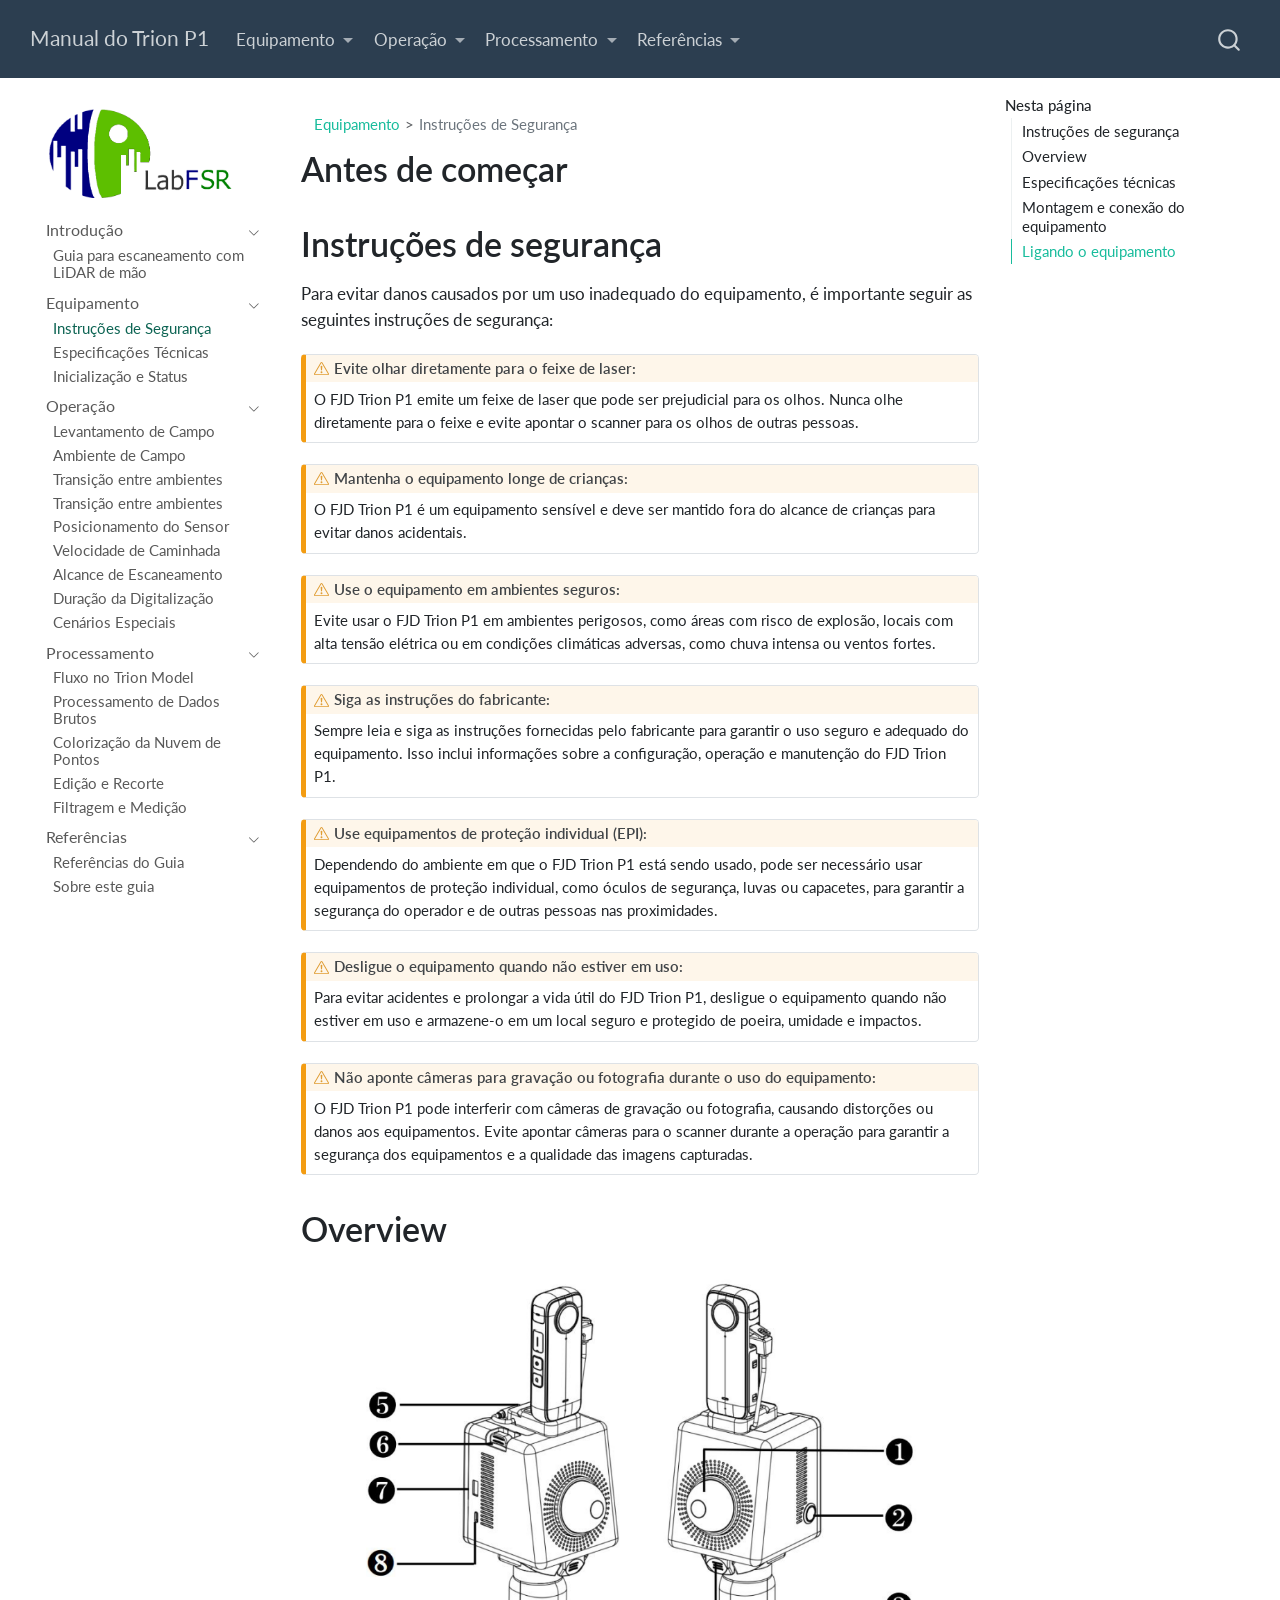
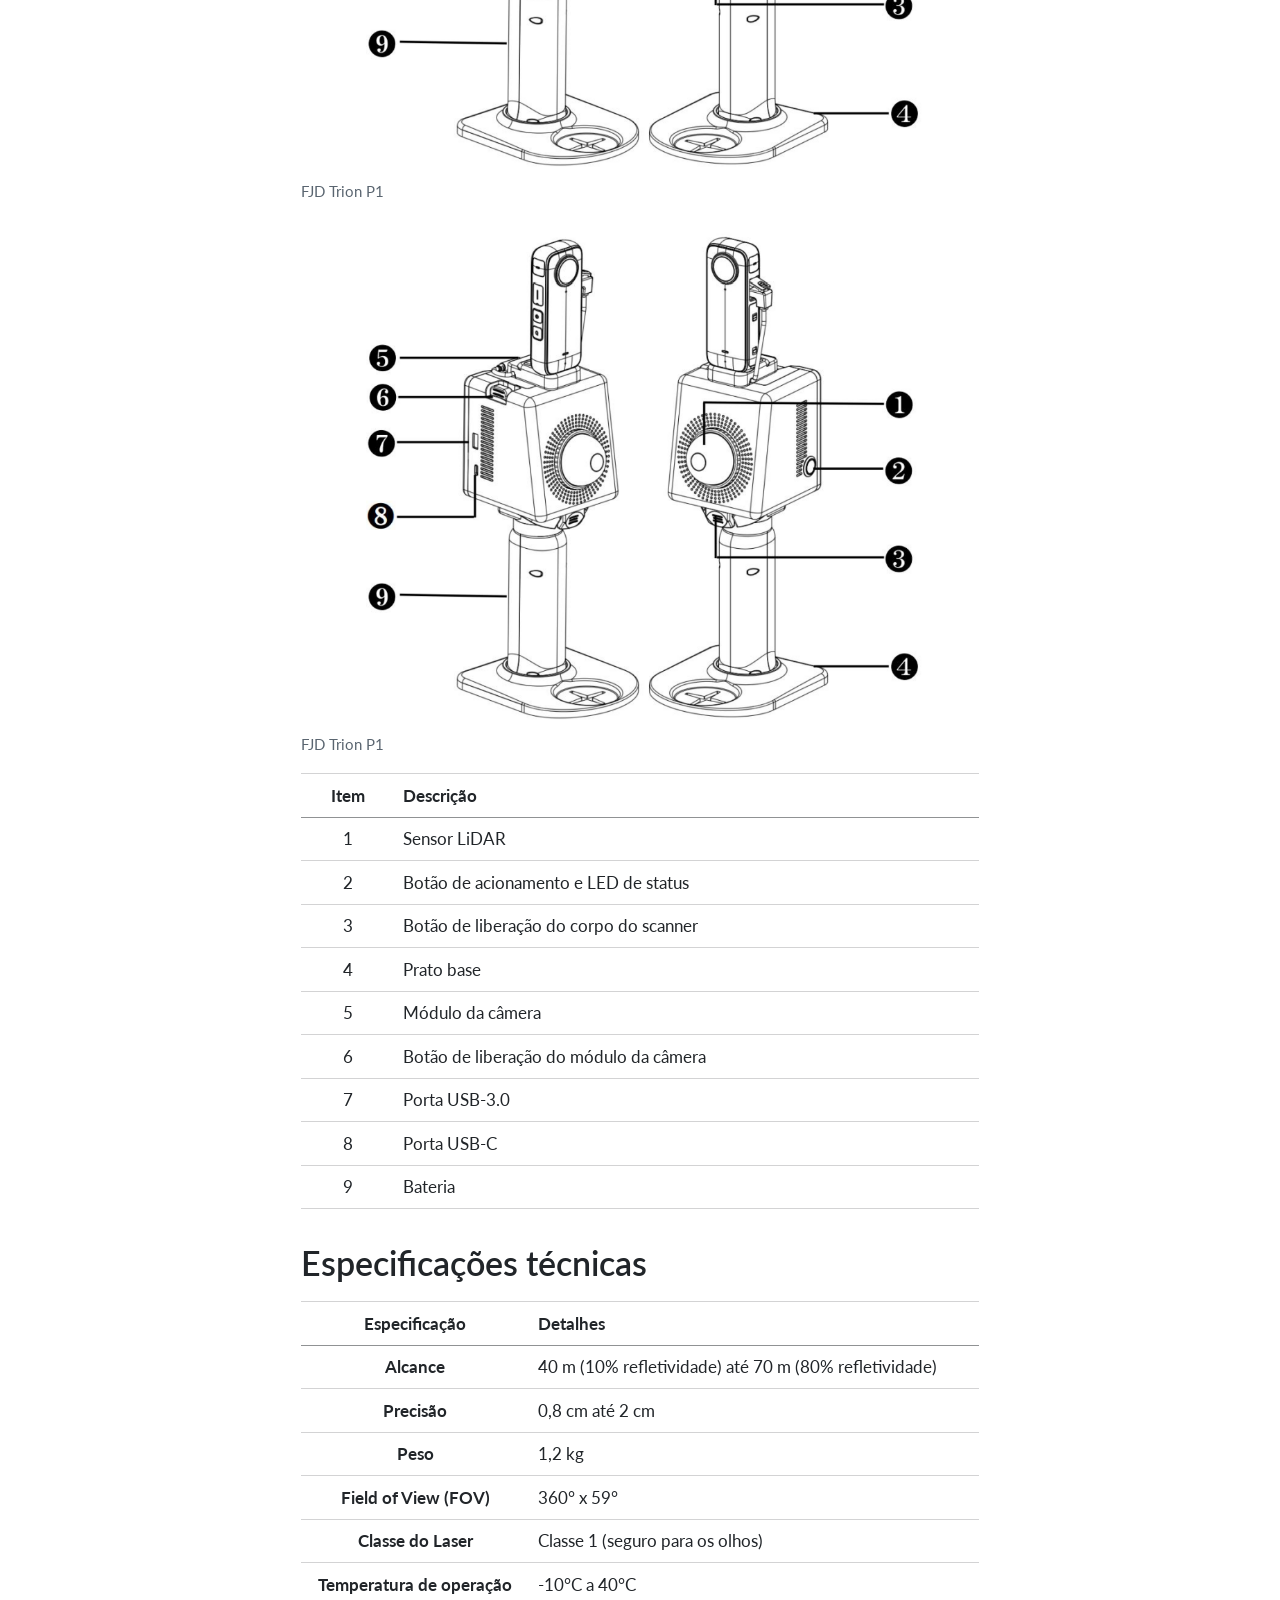
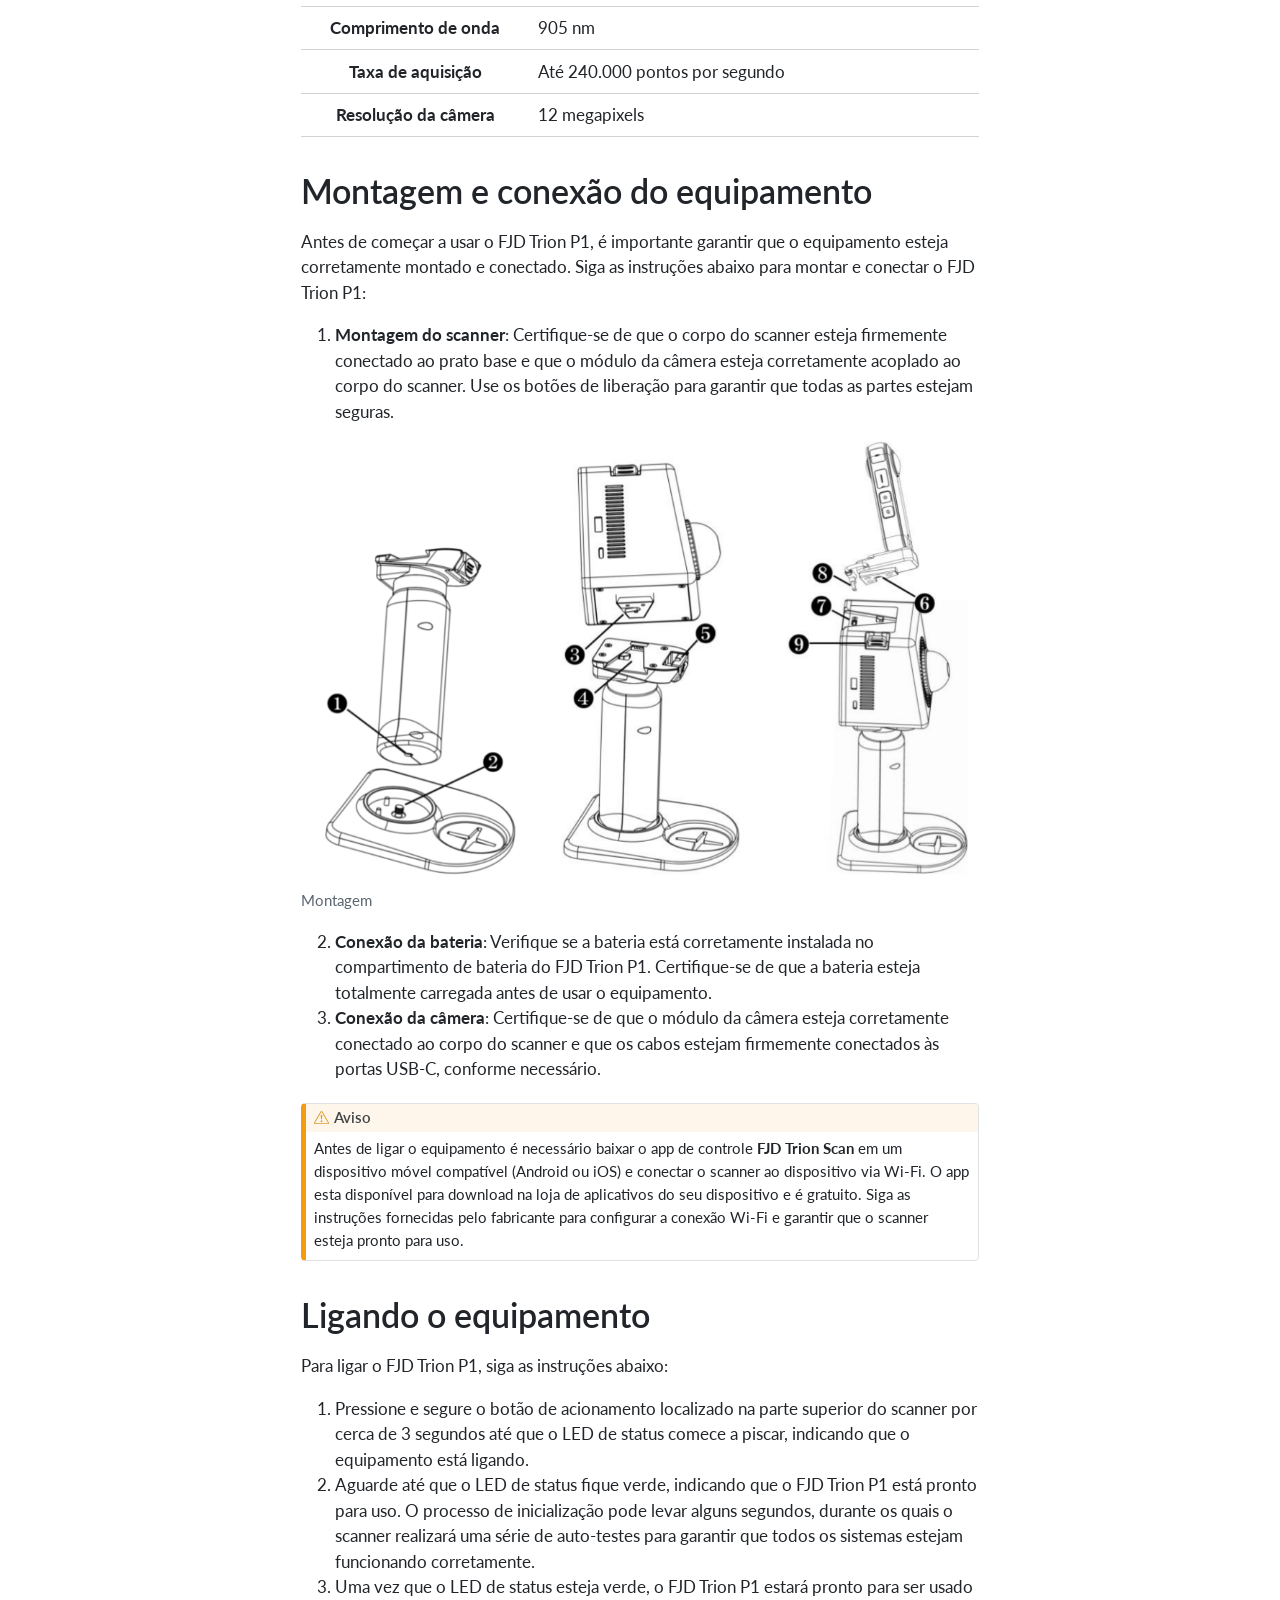
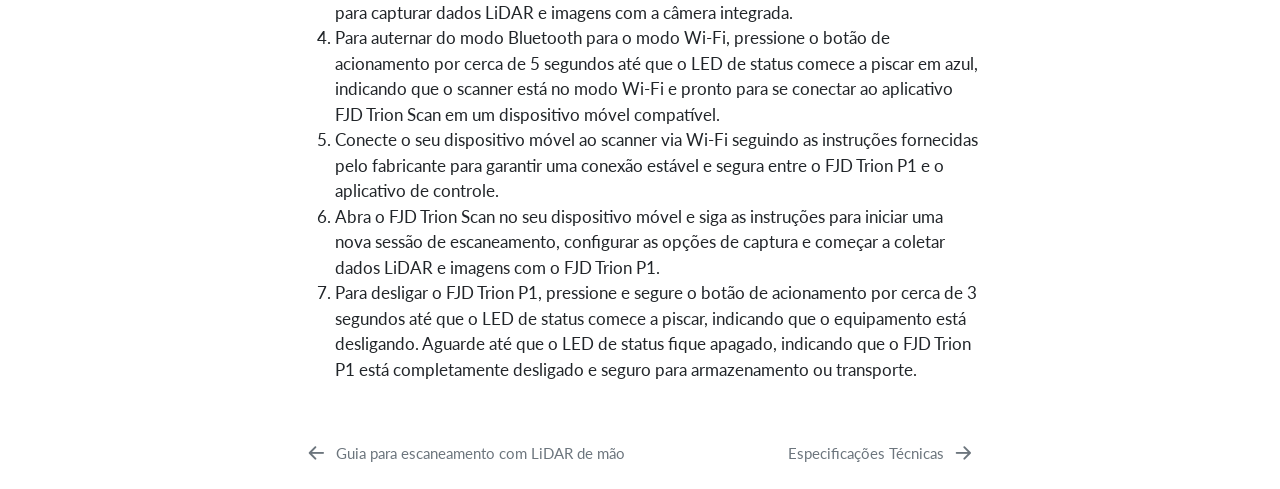
<file: Descricao.html>
<!DOCTYPE html>
<html xmlns="http://www.w3.org/1999/xhtml" lang="pt-BR" xml:lang="pt-BR"><head>

<meta charset="utf-8">
<meta name="generator" content="quarto-1.9.37">

<meta name="viewport" content="width=device-width, initial-scale=1.0, user-scalable=yes">


<title>Antes de começar – Manual do Trion P1</title>
<style>
/* Default styles provided by pandoc.
** See https://pandoc.org/MANUAL.html#variables-for-html for config info.
*/
code{white-space: pre-wrap;}
span.smallcaps{font-variant: small-caps;}
div.columns{display: flex; gap: min(4vw, 1.5em);}
div.column{flex: auto; overflow-x: auto;}
div.hanging-indent{margin-left: 1.5em; text-indent: -1.5em;}
ul.task-list{list-style: none;}
ul.task-list li input[type="checkbox"] {
  width: 0.8em;
  margin: 0 0.8em 0.2em -1em; /* quarto-specific, see https://github.com/quarto-dev/quarto-cli/issues/4556 */ 
  vertical-align: middle;
}
</style>


<script src="site_libs/quarto-nav/quarto-nav.js"></script>
<script src="site_libs/quarto-nav/headroom.min.js"></script>
<script src="site_libs/clipboard/clipboard.min.js"></script>
<script src="site_libs/quarto-search/autocomplete.umd.js"></script>
<script src="site_libs/quarto-search/fuse.min.js"></script>
<script src="site_libs/quarto-search/quarto-search.js"></script>
<meta name="quarto:offset" content="./">
<link href="./Descricao.qmd#especificacoes-tecnicas" rel="next">
<link href="./index.html" rel="prev">
<script src="site_libs/quarto-html/quarto.js" type="module"></script>
<script src="site_libs/quarto-html/tabsets/tabsets.js" type="module"></script>
<script src="site_libs/quarto-html/popper.min.js"></script>
<script src="site_libs/quarto-html/tippy.umd.min.js"></script>
<script src="site_libs/quarto-html/anchor.min.js"></script>
<link href="site_libs/quarto-html/tippy.css" rel="stylesheet">
<link href="site_libs/quarto-html/quarto-syntax-highlighting-7f8f88aac4f3542376d5c11b86a4c14d.css" rel="stylesheet" id="quarto-text-highlighting-styles">
<script src="site_libs/bootstrap/bootstrap.min.js"></script>
<link href="site_libs/bootstrap/bootstrap-icons.css" rel="stylesheet">
<link href="site_libs/bootstrap/bootstrap-6b423f165eeea3787de40cb4f8e821c3.min.css" rel="stylesheet" append-hash="true" id="quarto-bootstrap" data-mode="light">
<script id="quarto-search-options" type="application/json">{
  "location": "navbar",
  "copy-button": false,
  "collapse-after": 3,
  "panel-placement": "end",
  "type": "overlay",
  "limit": 50,
  "keyboard-shortcut": [
    "f",
    "/",
    "s"
  ],
  "show-item-context": false,
  "language": {
    "search-no-results-text": "Nenhum resultado",
    "search-matching-documents-text": "documentos correspondentes",
    "search-copy-link-title": "Copiar link para a busca",
    "search-hide-matches-text": "Esconder correspondências adicionais",
    "search-more-match-text": "mais correspondência neste documento",
    "search-more-matches-text": "mais correspondências neste documento",
    "search-clear-button-title": "Limpar",
    "search-text-placeholder": "",
    "search-detached-cancel-button-title": "Cancelar",
    "search-submit-button-title": "Enviar",
    "search-label": "Procurar"
  }
}</script>


<link rel="stylesheet" href="styles.css">
</head>

<body class="nav-sidebar floating nav-fixed quarto-light">

<div id="quarto-search-results"></div>
  <header id="quarto-header" class="headroom fixed-top">
    <nav class="navbar navbar-expand-lg " data-bs-theme="dark">
      <div class="navbar-container container-fluid">
      <div class="navbar-brand-container mx-auto">
    <a class="navbar-brand" href="./index.html">
    <span class="navbar-title">Manual do Trion P1</span>
    </a>
  </div>
            <div id="quarto-search" class="" title="Procurar"></div>
          <button class="navbar-toggler" type="button" data-bs-toggle="collapse" data-bs-target="#navbarCollapse" aria-controls="navbarCollapse" role="menu" aria-expanded="false" aria-label="Alternar de navegação" onclick="if (window.quartoToggleHeadroom) { window.quartoToggleHeadroom(); }">
  <span class="navbar-toggler-icon"></span>
</button>
          <div class="collapse navbar-collapse" id="navbarCollapse">
            <ul class="navbar-nav navbar-nav-scroll me-auto">
  <li class="nav-item dropdown ">
    <a class="nav-link dropdown-toggle" href="#" id="nav-menu-equipamento" role="link" data-bs-toggle="dropdown" aria-expanded="false">
 <span class="menu-text">Equipamento</span>
    </a>
    <ul class="dropdown-menu" aria-labelledby="nav-menu-equipamento">    
        <li>
    <a class="dropdown-item" href="./Descricao.html">
 <span class="dropdown-text">Instruções de Segurança</span></a>
  </li>  
        <li>
    <a class="dropdown-item" href="./Descricao.html#especificacoes-tecnicas">
 <span class="dropdown-text">Especificações Técnicas</span></a>
  </li>  
        <li>
    <a class="dropdown-item" href="./Descricao.html#Montagem">
 <span class="dropdown-text">Inicialização e Status</span></a>
  </li>  
    </ul>
  </li>
  <li class="nav-item dropdown ">
    <a class="nav-link dropdown-toggle" href="#" id="nav-menu-operação" role="link" data-bs-toggle="dropdown" aria-expanded="false">
 <span class="menu-text">Operação</span>
    </a>
    <ul class="dropdown-menu" aria-labelledby="nav-menu-operação">    
        <li>
    <a class="dropdown-item" href="./Captura.html">
 <span class="dropdown-text">Levantamento de Campo</span></a>
  </li>  
        <li>
    <a class="dropdown-item" href="./Captura.html# Ambiente">
 <span class="dropdown-text">Ambiente de Campo</span></a>
  </li>  
        <li>
    <a class="dropdown-item" href="./Captura.html">
 <span class="dropdown-text">Cenários Especiais</span></a>
  </li>  
    </ul>
  </li>
  <li class="nav-item dropdown ">
    <a class="nav-link dropdown-toggle" href="#" id="nav-menu-processamento" role="link" data-bs-toggle="dropdown" aria-expanded="false">
 <span class="menu-text">Processamento</span>
    </a>
    <ul class="dropdown-menu" aria-labelledby="nav-menu-processamento">    
        <li>
    <a class="dropdown-item" href="./Processamento.html">
 <span class="dropdown-text">Fluxo no Trion Model</span></a>
  </li>  
        <li>
    <a class="dropdown-item" href="./Processamento.html">
 <span class="dropdown-text">Filtragem e Medição</span></a>
  </li>  
    </ul>
  </li>
  <li class="nav-item dropdown ">
    <a class="nav-link dropdown-toggle" href="#" id="nav-menu-referências" role="link" data-bs-toggle="dropdown" aria-expanded="false">
 <span class="menu-text">Referências</span>
    </a>
    <ul class="dropdown-menu" aria-labelledby="nav-menu-referências">    
        <li>
    <a class="dropdown-item" href="./Referencias.html">
 <span class="dropdown-text">Referencias do Guia</span></a>
  </li>  
        <li>
    <a class="dropdown-item" href="./about.html">
 <span class="dropdown-text">Sobre o Guia</span></a>
  </li>  
    </ul>
  </li>
</ul>
          </div> <!-- /navcollapse -->
            <div class="quarto-navbar-tools">
</div>
      </div> <!-- /container-fluid -->
    </nav>
  <nav class="quarto-secondary-nav">
    <div class="container-fluid d-flex">
      <button type="button" class="quarto-btn-toggle btn" data-bs-toggle="collapse" role="button" data-bs-target=".quarto-sidebar-collapse-item" aria-controls="quarto-sidebar" aria-expanded="false" aria-label="Alternar barra lateral" onclick="if (window.quartoToggleHeadroom) { window.quartoToggleHeadroom(); }">
        <i class="bi bi-layout-text-sidebar-reverse"></i>
      </button>
        <nav class="quarto-page-breadcrumbs" aria-label="breadcrumb"><ol class="breadcrumb"><li class="breadcrumb-item"><a href="./Descricao.html">Equipamento</a></li><li class="breadcrumb-item"><a href="./Descricao.html">Instruções de Segurança</a></li></ol></nav>
        <a class="flex-grow-1" role="navigation" data-bs-toggle="collapse" data-bs-target=".quarto-sidebar-collapse-item" aria-controls="quarto-sidebar" aria-expanded="false" aria-label="Alternar barra lateral" onclick="if (window.quartoToggleHeadroom) { window.quartoToggleHeadroom(); }">      
        </a>
    </div>
  </nav>
</header>
<!-- content -->
<div id="quarto-content" class="quarto-container page-columns page-rows-contents page-layout-article page-navbar">
<!-- sidebar -->
  <nav id="quarto-sidebar" class="sidebar collapse collapse-horizontal quarto-sidebar-collapse-item sidebar-navigation floating overflow-auto">
    <div class="pt-lg-2 mt-2 text-left sidebar-header">
      <a href="./index.html" class="sidebar-logo-link">
      <img src="./images/logo_labfsr.png" alt="Logo LabFSR" class="sidebar-logo light-content py-0 d-lg-inline d-none">
      <img src="./images/logo_labfsr.png" alt="Logo LabFSR" class="sidebar-logo dark-content py-0 d-lg-inline d-none">
      </a>
      </div>
    <div class="sidebar-menu-container"> 
    <ul class="list-unstyled mt-1">
        <li class="sidebar-item sidebar-item-section">
      <div class="sidebar-item-container"> 
            <a class="sidebar-item-text sidebar-link text-start" data-bs-toggle="collapse" data-bs-target="#quarto-sidebar-section-1" role="navigation" aria-expanded="true">
 <span class="menu-text">Introdução</span></a>
          <a class="sidebar-item-toggle text-start" data-bs-toggle="collapse" data-bs-target="#quarto-sidebar-section-1" role="navigation" aria-expanded="true" aria-label="Alternar seção">
            <i class="bi bi-chevron-right ms-2"></i>
          </a> 
      </div>
      <ul id="quarto-sidebar-section-1" class="collapse list-unstyled sidebar-section depth1 show">  
          <li class="sidebar-item">
  <div class="sidebar-item-container"> 
  <a href="./index.html" class="sidebar-item-text sidebar-link">
 <span class="menu-text">Guia para escaneamento com LiDAR de mão</span></a>
  </div>
</li>
      </ul>
  </li>
        <li class="sidebar-item sidebar-item-section">
      <div class="sidebar-item-container"> 
            <a class="sidebar-item-text sidebar-link text-start" data-bs-toggle="collapse" data-bs-target="#quarto-sidebar-section-2" role="navigation" aria-expanded="true">
 <span class="menu-text">Equipamento</span></a>
          <a class="sidebar-item-toggle text-start" data-bs-toggle="collapse" data-bs-target="#quarto-sidebar-section-2" role="navigation" aria-expanded="true" aria-label="Alternar seção">
            <i class="bi bi-chevron-right ms-2"></i>
          </a> 
      </div>
      <ul id="quarto-sidebar-section-2" class="collapse list-unstyled sidebar-section depth1 show">  
          <li class="sidebar-item">
  <div class="sidebar-item-container"> 
  <a href="./Descricao.html" class="sidebar-item-text sidebar-link active">
 <span class="menu-text">Instruções de Segurança</span></a>
  </div>
</li>
          <li class="sidebar-item">
  <div class="sidebar-item-container"> 
  <a href="./Descricao.html#especificacoes-tecnicas" class="sidebar-item-text sidebar-link">
 <span class="menu-text">Especificações Técnicas</span></a>
  </div>
</li>
          <li class="sidebar-item">
  <div class="sidebar-item-container"> 
  <a href="./Descricao.html#Montagem" class="sidebar-item-text sidebar-link">
 <span class="menu-text">Inicialização e Status</span></a>
  </div>
</li>
      </ul>
  </li>
        <li class="sidebar-item sidebar-item-section">
      <div class="sidebar-item-container"> 
            <a class="sidebar-item-text sidebar-link text-start" data-bs-toggle="collapse" data-bs-target="#quarto-sidebar-section-3" role="navigation" aria-expanded="true">
 <span class="menu-text">Operação</span></a>
          <a class="sidebar-item-toggle text-start" data-bs-toggle="collapse" data-bs-target="#quarto-sidebar-section-3" role="navigation" aria-expanded="true" aria-label="Alternar seção">
            <i class="bi bi-chevron-right ms-2"></i>
          </a> 
      </div>
      <ul id="quarto-sidebar-section-3" class="collapse list-unstyled sidebar-section depth1 show">  
          <li class="sidebar-item">
  <div class="sidebar-item-container"> 
  <a href="./Captura.html" class="sidebar-item-text sidebar-link">
 <span class="menu-text">Levantamento de Campo</span></a>
  </div>
</li>
          <li class="sidebar-item">
  <div class="sidebar-item-container"> 
  <a href="./Captura.html#Ambiente" class="sidebar-item-text sidebar-link">
 <span class="menu-text">Ambiente de Campo</span></a>
  </div>
</li>
          <li class="sidebar-item">
  <div class="sidebar-item-container"> 
  <a href="./Captura.html#Transicao" class="sidebar-item-text sidebar-link">
 <span class="menu-text">Transição entre ambientes</span></a>
  </div>
</li>
          <li class="sidebar-item">
  <div class="sidebar-item-container"> 
  <a href="./Captura.html#Transicao" class="sidebar-item-text sidebar-link">
 <span class="menu-text">Transição entre ambientes</span></a>
  </div>
</li>
          <li class="sidebar-item">
  <div class="sidebar-item-container"> 
  <a href="./Captura.html#Posicionamento" class="sidebar-item-text sidebar-link">
 <span class="menu-text">Posicionamento do Sensor</span></a>
  </div>
</li>
          <li class="sidebar-item">
  <div class="sidebar-item-container"> 
  <a href="./Captura.html#Velocidade" class="sidebar-item-text sidebar-link">
 <span class="menu-text">Velocidade de Caminhada</span></a>
  </div>
</li>
          <li class="sidebar-item">
  <div class="sidebar-item-container"> 
  <a href="./Captura.html#Alcance" class="sidebar-item-text sidebar-link">
 <span class="menu-text">Alcance de Escaneamento</span></a>
  </div>
</li>
          <li class="sidebar-item">
  <div class="sidebar-item-container"> 
  <a href="./Captura.html#Duracao" class="sidebar-item-text sidebar-link">
 <span class="menu-text">Duração da Digitalização</span></a>
  </div>
</li>
          <li class="sidebar-item">
  <div class="sidebar-item-container"> 
  <a href="./Captura.html#Cenarios" class="sidebar-item-text sidebar-link">
 <span class="menu-text">Cenários Especiais</span></a>
  </div>
</li>
      </ul>
  </li>
        <li class="sidebar-item sidebar-item-section">
      <div class="sidebar-item-container"> 
            <a class="sidebar-item-text sidebar-link text-start" data-bs-toggle="collapse" data-bs-target="#quarto-sidebar-section-4" role="navigation" aria-expanded="true">
 <span class="menu-text">Processamento</span></a>
          <a class="sidebar-item-toggle text-start" data-bs-toggle="collapse" data-bs-target="#quarto-sidebar-section-4" role="navigation" aria-expanded="true" aria-label="Alternar seção">
            <i class="bi bi-chevron-right ms-2"></i>
          </a> 
      </div>
      <ul id="quarto-sidebar-section-4" class="collapse list-unstyled sidebar-section depth1 show">  
          <li class="sidebar-item">
  <div class="sidebar-item-container"> 
  <a href="./Processamento.html" class="sidebar-item-text sidebar-link">
 <span class="menu-text">Fluxo no Trion Model</span></a>
  </div>
</li>
          <li class="sidebar-item">
  <div class="sidebar-item-container"> 
  <a href="./Processamento.html#Slam" class="sidebar-item-text sidebar-link">
 <span class="menu-text">Processamento de Dados Brutos</span></a>
  </div>
</li>
          <li class="sidebar-item">
  <div class="sidebar-item-container"> 
  <a href="./Processamento.html#Colorizacao" class="sidebar-item-text sidebar-link">
 <span class="menu-text">Colorização da Nuvem de Pontos</span></a>
  </div>
</li>
          <li class="sidebar-item">
  <div class="sidebar-item-container"> 
  <a href="./Processamento.html#Recorte" class="sidebar-item-text sidebar-link">
 <span class="menu-text">Edição e Recorte</span></a>
  </div>
</li>
          <li class="sidebar-item">
  <div class="sidebar-item-container"> 
  <a href="./Processamento.html#Filtragem" class="sidebar-item-text sidebar-link">
 <span class="menu-text">Filtragem e Medição</span></a>
  </div>
</li>
      </ul>
  </li>
        <li class="sidebar-item sidebar-item-section">
      <div class="sidebar-item-container"> 
            <a class="sidebar-item-text sidebar-link text-start" data-bs-toggle="collapse" data-bs-target="#quarto-sidebar-section-5" role="navigation" aria-expanded="true">
 <span class="menu-text">Referências</span></a>
          <a class="sidebar-item-toggle text-start" data-bs-toggle="collapse" data-bs-target="#quarto-sidebar-section-5" role="navigation" aria-expanded="true" aria-label="Alternar seção">
            <i class="bi bi-chevron-right ms-2"></i>
          </a> 
      </div>
      <ul id="quarto-sidebar-section-5" class="collapse list-unstyled sidebar-section depth1 show">  
          <li class="sidebar-item">
  <div class="sidebar-item-container"> 
  <a href="./Referencias.html" class="sidebar-item-text sidebar-link">
 <span class="menu-text">Referências do Guia</span></a>
  </div>
</li>
          <li class="sidebar-item">
  <div class="sidebar-item-container"> 
  <a href="./about.html" class="sidebar-item-text sidebar-link">
 <span class="menu-text">Sobre este guia</span></a>
  </div>
</li>
      </ul>
  </li>
    </ul>
    </div>
</nav>
<div id="quarto-sidebar-glass" class="quarto-sidebar-collapse-item" data-bs-toggle="collapse" data-bs-target=".quarto-sidebar-collapse-item"></div>
<!-- margin-sidebar -->
    <div id="quarto-margin-sidebar" class="sidebar margin-sidebar">
        <nav id="TOC" role="doc-toc" class="toc-active">
    <h2 id="toc-title">Nesta página</h2>
   
  <ul>
  <li><a href="#instruções-de-segurança" id="toc-instruções-de-segurança" class="nav-link active" data-scroll-target="#instruções-de-segurança">Instruções de segurança</a></li>
  <li><a href="#overview" id="toc-overview" class="nav-link" data-scroll-target="#overview">Overview</a></li>
  <li><a href="#especificacoes-tecnicas" id="toc-especificacoes-tecnicas" class="nav-link" data-scroll-target="#especificacoes-tecnicas">Especificações técnicas</a></li>
  <li><a href="#Montagem" id="toc-Montagem" class="nav-link" data-scroll-target="#Montagem">Montagem e conexão do equipamento</a></li>
  <li><a href="#ligando-o-equipamento" id="toc-ligando-o-equipamento" class="nav-link" data-scroll-target="#ligando-o-equipamento">Ligando o equipamento</a></li>
  </ul>
</nav>
    </div>
<!-- main -->
<main class="content" id="quarto-document-content">

<header id="title-block-header" class="quarto-title-block default"><nav class="quarto-page-breadcrumbs quarto-title-breadcrumbs d-none d-lg-block" aria-label="breadcrumb"><ol class="breadcrumb"><li class="breadcrumb-item"><a href="./Descricao.html">Equipamento</a></li><li class="breadcrumb-item"><a href="./Descricao.html">Instruções de Segurança</a></li></ol></nav>
<div class="quarto-title">
<h1 class="title">Antes de começar</h1>
</div>



<div class="quarto-title-meta">

    
  
    
  </div>
  


</header>


<section id="instruções-de-segurança" class="level1">
<h1>Instruções de segurança</h1>
<p>Para evitar danos causados por um uso inadequado do equipamento, é importante seguir as seguintes instruções de segurança:</p>
<p><i class="fa-solid fa-helmet-safety"></i></p>
<div class="callout callout-style-default callout-warning callout-titled">
<div class="callout-header d-flex align-content-center">
<div class="callout-icon-container">
<i class="callout-icon"></i>
</div>
<div class="callout-title-container flex-fill">
<span class="screen-reader-only">Aviso</span>Evite olhar diretamente para o feixe de laser:
</div>
</div>
<div class="callout-body-container callout-body">
<p>O FJD Trion P1 emite um feixe de laser que pode ser prejudicial para os olhos. Nunca olhe diretamente para o feixe e evite apontar o scanner para os olhos de outras pessoas.</p>
</div>
</div>
<div class="callout callout-style-default callout-warning callout-titled">
<div class="callout-header d-flex align-content-center">
<div class="callout-icon-container">
<i class="callout-icon"></i>
</div>
<div class="callout-title-container flex-fill">
<span class="screen-reader-only">Aviso</span>Mantenha o equipamento longe de crianças:
</div>
</div>
<div class="callout-body-container callout-body">
<p>O FJD Trion P1 é um equipamento sensível e deve ser mantido fora do alcance de crianças para evitar danos acidentais.</p>
</div>
</div>
<div class="callout callout-style-default callout-warning callout-titled">
<div class="callout-header d-flex align-content-center">
<div class="callout-icon-container">
<i class="callout-icon"></i>
</div>
<div class="callout-title-container flex-fill">
<span class="screen-reader-only">Aviso</span>Use o equipamento em ambientes seguros:
</div>
</div>
<div class="callout-body-container callout-body">
<p>Evite usar o FJD Trion P1 em ambientes perigosos, como áreas com risco de explosão, locais com alta tensão elétrica ou em condições climáticas adversas, como chuva intensa ou ventos fortes.</p>
</div>
</div>
<div class="callout callout-style-default callout-warning callout-titled">
<div class="callout-header d-flex align-content-center">
<div class="callout-icon-container">
<i class="callout-icon"></i>
</div>
<div class="callout-title-container flex-fill">
<span class="screen-reader-only">Aviso</span>Siga as instruções do fabricante:
</div>
</div>
<div class="callout-body-container callout-body">
<p>Sempre leia e siga as instruções fornecidas pelo fabricante para garantir o uso seguro e adequado do equipamento. Isso inclui informações sobre a configuração, operação e manutenção do FJD Trion P1.</p>
</div>
</div>
<div class="callout callout-style-default callout-warning callout-titled">
<div class="callout-header d-flex align-content-center">
<div class="callout-icon-container">
<i class="callout-icon"></i>
</div>
<div class="callout-title-container flex-fill">
<span class="screen-reader-only">Aviso</span>Use equipamentos de proteção individual (EPI):
</div>
</div>
<div class="callout-body-container callout-body">
<p>Dependendo do ambiente em que o FJD Trion P1 está sendo usado, pode ser necessário usar equipamentos de proteção individual, como óculos de segurança, luvas ou capacetes, para garantir a segurança do operador e de outras pessoas nas proximidades.</p>
</div>
</div>
<div class="callout callout-style-default callout-warning callout-titled">
<div class="callout-header d-flex align-content-center">
<div class="callout-icon-container">
<i class="callout-icon"></i>
</div>
<div class="callout-title-container flex-fill">
<span class="screen-reader-only">Aviso</span>Desligue o equipamento quando não estiver em uso:
</div>
</div>
<div class="callout-body-container callout-body">
<p>Para evitar acidentes e prolongar a vida útil do FJD Trion P1, desligue o equipamento quando não estiver em uso e armazene-o em um local seguro e protegido de poeira, umidade e impactos.</p>
</div>
</div>
<div class="callout callout-style-default callout-warning callout-titled">
<div class="callout-header d-flex align-content-center">
<div class="callout-icon-container">
<i class="callout-icon"></i>
</div>
<div class="callout-title-container flex-fill">
<span class="screen-reader-only">Aviso</span>Não aponte câmeras para gravação ou fotografia durante o uso do equipamento:
</div>
</div>
<div class="callout-body-container callout-body">
<p>O FJD Trion P1 pode interferir com câmeras de gravação ou fotografia, causando distorções ou danos aos equipamentos. Evite apontar câmeras para o scanner durante a operação para garantir a segurança dos equipamentos e a qualidade das imagens capturadas.</p>
</div>
</div>
</section>
<section id="overview" class="level1">
<h1>Overview</h1>
<div id="overview" class="quarto-figure quarto-figure-center anchored">
<figure class="figure">
<p><img src="images/overview.png" class="img-fluid figure-img"></p>
<figcaption>FJD Trion P1</figcaption>
</figure>
</div>
<div id="overview" class="quarto-figure quarto-figure-center anchored">
<figure class="figure">
<p><img src="images/overview.png" class="img-fluid figure-img"></p>
<figcaption>FJD Trion P1</figcaption>
</figure>
</div>
<table class="caption-top table">
<thead>
<tr class="header">
<th style="text-align: center;">Item</th>
<th style="text-align: left;">Descrição</th>
</tr>
</thead>
<tbody>
<tr class="odd">
<td style="text-align: center;">1</td>
<td style="text-align: left;">Sensor LiDAR</td>
</tr>
<tr class="even">
<td style="text-align: center;">2</td>
<td style="text-align: left;">Botão de acionamento e LED de status</td>
</tr>
<tr class="odd">
<td style="text-align: center;">3</td>
<td style="text-align: left;">Botão de liberação do corpo do scanner</td>
</tr>
<tr class="even">
<td style="text-align: center;">4</td>
<td style="text-align: left;">Prato base</td>
</tr>
<tr class="odd">
<td style="text-align: center;">5</td>
<td style="text-align: left;">Módulo da câmera</td>
</tr>
<tr class="even">
<td style="text-align: center;">6</td>
<td style="text-align: left;">Botão de liberação do módulo da câmera</td>
</tr>
<tr class="odd">
<td style="text-align: center;">7</td>
<td style="text-align: left;">Porta USB-3.0</td>
</tr>
<tr class="even">
<td style="text-align: center;">8</td>
<td style="text-align: left;">Porta USB-C</td>
</tr>
<tr class="odd">
<td style="text-align: center;">9</td>
<td style="text-align: left;">Bateria</td>
</tr>
</tbody>
</table>
</section>
<section id="especificacoes-tecnicas" class="level1">
<h1>Especificações técnicas</h1>
<table class="caption-top table">
<thead>
<tr class="header">
<th style="text-align: center;">Especificação</th>
<th style="text-align: left;">Detalhes</th>
</tr>
</thead>
<tbody>
<tr class="odd">
<td style="text-align: center;"><strong>Alcance</strong></td>
<td style="text-align: left;">40 m (10% refletividade) até 70 m (80% refletividade)</td>
</tr>
<tr class="even">
<td style="text-align: center;"><strong>Precisão</strong></td>
<td style="text-align: left;">0,8 cm até 2 cm</td>
</tr>
<tr class="odd">
<td style="text-align: center;"><strong>Peso</strong></td>
<td style="text-align: left;">1,2 kg</td>
</tr>
<tr class="even">
<td style="text-align: center;"><strong>Field of View (FOV)</strong></td>
<td style="text-align: left;">360° x 59°</td>
</tr>
<tr class="odd">
<td style="text-align: center;"><strong>Classe do Laser</strong></td>
<td style="text-align: left;">Classe 1 (seguro para os olhos)</td>
</tr>
<tr class="even">
<td style="text-align: center;"><strong>Temperatura de operação</strong></td>
<td style="text-align: left;">-10°C a 40°C</td>
</tr>
<tr class="odd">
<td style="text-align: center;"><strong>Comprimento de onda</strong></td>
<td style="text-align: left;">905 nm</td>
</tr>
<tr class="even">
<td style="text-align: center;"><strong>Taxa de aquisição</strong></td>
<td style="text-align: left;">Até 240.000 pontos por segundo</td>
</tr>
<tr class="odd">
<td style="text-align: center;"><strong>Resolução da câmera</strong></td>
<td style="text-align: left;">12 megapixels</td>
</tr>
</tbody>
</table>
</section>
<section id="Montagem" class="level1">
<h1>Montagem e conexão do equipamento</h1>
<p>Antes de começar a usar o FJD Trion P1, é importante garantir que o equipamento esteja corretamente montado e conectado. Siga as instruções abaixo para montar e conectar o FJD Trion P1:</p>
<ol type="1">
<li><strong>Montagem do scanner</strong>: Certifique-se de que o corpo do scanner esteja firmemente conectado ao prato base e que o módulo da câmera esteja corretamente acoplado ao corpo do scanner. Use os botões de liberação para garantir que todas as partes estejam seguras.</li>
</ol>
<div id="montagem" class="quarto-figure quarto-figure-center anchored">
<figure class="figure">
<p><img src="images/montagem.png" class="img-fluid figure-img"></p>
<figcaption>Montagem</figcaption>
</figure>
</div>
<ol start="2" type="1">
<li><strong>Conexão da bateria</strong>: Verifique se a bateria está corretamente instalada no compartimento de bateria do FJD Trion P1. Certifique-se de que a bateria esteja totalmente carregada antes de usar o equipamento.</li>
<li><strong>Conexão da câmera</strong>: Certifique-se de que o módulo da câmera esteja corretamente conectado ao corpo do scanner e que os cabos estejam firmemente conectados às portas USB-C, conforme necessário.</li>
</ol>
<div class="callout callout-style-default callout-warning callout-titled">
<div class="callout-header d-flex align-content-center">
<div class="callout-icon-container">
<i class="callout-icon"></i>
</div>
<div class="callout-title-container flex-fill">
Aviso
</div>
</div>
<div class="callout-body-container callout-body">
<p>Antes de ligar o equipamento é necessário baixar o app de controle <strong>FJD Trion Scan</strong> em um dispositivo móvel compatível (Android ou iOS) e conectar o scanner ao dispositivo via Wi-Fi. O app esta disponível para download na loja de aplicativos do seu dispositivo e é gratuito. Siga as instruções fornecidas pelo fabricante para configurar a conexão Wi-Fi e garantir que o scanner esteja pronto para uso.</p>
</div>
</div>
</section>
<section id="ligando-o-equipamento" class="level1">
<h1>Ligando o equipamento</h1>
<p>Para ligar o FJD Trion P1, siga as instruções abaixo:</p>
<ol type="1">
<li>Pressione e segure o botão de acionamento localizado na parte superior do scanner por cerca de 3 segundos até que o LED de status comece a piscar, indicando que o equipamento está ligando.</li>
<li>Aguarde até que o LED de status fique verde, indicando que o FJD Trion P1 está pronto para uso. O processo de inicialização pode levar alguns segundos, durante os quais o scanner realizará uma série de auto-testes para garantir que todos os sistemas estejam funcionando corretamente.</li>
<li>Uma vez que o LED de status esteja verde, o FJD Trion P1 estará pronto para ser usado para capturar dados LiDAR e imagens com a câmera integrada.</li>
<li>Para auternar do modo Bluetooth para o modo Wi-Fi, pressione o botão de acionamento por cerca de 5 segundos até que o LED de status comece a piscar em azul, indicando que o scanner está no modo Wi-Fi e pronto para se conectar ao aplicativo FJD Trion Scan em um dispositivo móvel compatível.</li>
<li>Conecte o seu dispositivo móvel ao scanner via Wi-Fi seguindo as instruções fornecidas pelo fabricante para garantir uma conexão estável e segura entre o FJD Trion P1 e o aplicativo de controle.</li>
<li>Abra o FJD Trion Scan no seu dispositivo móvel e siga as instruções para iniciar uma nova sessão de escaneamento, configurar as opções de captura e começar a coletar dados LiDAR e imagens com o FJD Trion P1.</li>
<li>Para desligar o FJD Trion P1, pressione e segure o botão de acionamento por cerca de 3 segundos até que o LED de status comece a piscar, indicando que o equipamento está desligando. Aguarde até que o LED de status fique apagado, indicando que o FJD Trion P1 está completamente desligado e seguro para armazenamento ou transporte.</li>
</ol>


</section>

</main> <!-- /main -->
<script id="quarto-html-after-body" type="application/javascript">
  window.document.addEventListener("DOMContentLoaded", function (event) {
    const icon = "";
    const anchorJS = new window.AnchorJS();
    anchorJS.options = {
      placement: 'right',
      icon: icon
    };
    anchorJS.add('.anchored');
    const isCodeAnnotation = (el) => {
      for (const clz of el.classList) {
        if (clz.startsWith('code-annotation-')) {                     
          return true;
        }
      }
      return false;
    }
    const onCopySuccess = function(e) {
      // button target
      const button = e.trigger;
      // don't keep focus
      button.blur();
      // flash "checked"
      button.classList.add('code-copy-button-checked');
      var currentTitle = button.getAttribute("title");
      button.setAttribute("title", "Copiada");
      let tooltip;
      if (window.bootstrap) {
        button.setAttribute("data-bs-toggle", "tooltip");
        button.setAttribute("data-bs-placement", "left");
        button.setAttribute("data-bs-title", "Copiada");
        tooltip = new bootstrap.Tooltip(button, 
          { trigger: "manual", 
            customClass: "code-copy-button-tooltip",
            offset: [0, -8]});
        tooltip.show();    
      }
      setTimeout(function() {
        if (tooltip) {
          tooltip.hide();
          button.removeAttribute("data-bs-title");
          button.removeAttribute("data-bs-toggle");
          button.removeAttribute("data-bs-placement");
        }
        button.setAttribute("title", currentTitle);
        button.classList.remove('code-copy-button-checked');
      }, 1000);
      // clear code selection
      e.clearSelection();
    }
    const getTextToCopy = function(trigger) {
      const outerScaffold = trigger.parentElement.cloneNode(true);
      const codeEl = outerScaffold.querySelector('code');
      for (const childEl of codeEl.children) {
        if (isCodeAnnotation(childEl)) {
          childEl.remove();
        }
      }
      return codeEl.innerText;
    }
    const clipboard = new window.ClipboardJS('.code-copy-button:not([data-in-quarto-modal])', {
      text: getTextToCopy
    });
    clipboard.on('success', onCopySuccess);
    if (window.document.getElementById('quarto-embedded-source-code-modal')) {
      const clipboardModal = new window.ClipboardJS('.code-copy-button[data-in-quarto-modal]', {
        text: getTextToCopy,
        container: window.document.getElementById('quarto-embedded-source-code-modal')
      });
      clipboardModal.on('success', onCopySuccess);
    }
      var localhostRegex = new RegExp(/^(?:http|https):\/\/localhost\:?[0-9]*\//);
      var mailtoRegex = new RegExp(/^mailto:/);
        var filterRegex = new RegExp('/' + window.location.host + '/');
      var isInternal = (href) => {
          return filterRegex.test(href) || localhostRegex.test(href) || mailtoRegex.test(href);
      }
      // Inspect non-navigation links and adorn them if external
     var links = window.document.querySelectorAll('a[href]:not(.nav-link):not(.navbar-brand):not(.toc-action):not(.sidebar-link):not(.sidebar-item-toggle):not(.pagination-link):not(.no-external):not([aria-hidden]):not(.dropdown-item):not(.quarto-navigation-tool):not(.about-link)');
      for (var i=0; i<links.length; i++) {
        const link = links[i];
        if (!isInternal(link.href)) {
          // undo the damage that might have been done by quarto-nav.js in the case of
          // links that we want to consider external
          if (link.dataset.originalHref !== undefined) {
            link.href = link.dataset.originalHref;
          }
        }
      }
    function tippyHover(el, contentFn, onTriggerFn, onUntriggerFn) {
      const config = {
        allowHTML: true,
        maxWidth: 500,
        delay: 100,
        arrow: false,
        appendTo: function(el) {
            return el.parentElement;
        },
        interactive: true,
        interactiveBorder: 10,
        theme: 'quarto',
        placement: 'bottom-start',
      };
      if (contentFn) {
        config.content = contentFn;
      }
      if (onTriggerFn) {
        config.onTrigger = onTriggerFn;
      }
      if (onUntriggerFn) {
        config.onUntrigger = onUntriggerFn;
      }
      window.tippy(el, config); 
    }
    const noterefs = window.document.querySelectorAll('a[role="doc-noteref"]');
    for (var i=0; i<noterefs.length; i++) {
      const ref = noterefs[i];
      tippyHover(ref, function() {
        // use id or data attribute instead here
        let href = ref.getAttribute('data-footnote-href') || ref.getAttribute('href');
        try { href = new URL(href).hash; } catch {}
        const id = href.replace(/^#\/?/, "");
        const note = window.document.getElementById(id);
        if (note) {
          return note.innerHTML;
        } else {
          return "";
        }
      });
    }
    const xrefs = window.document.querySelectorAll('a.quarto-xref');
    const processXRef = (id, note) => {
      // Strip column container classes
      const stripColumnClz = (el) => {
        el.classList.remove("page-full", "page-columns");
        if (el.children) {
          for (const child of el.children) {
            stripColumnClz(child);
          }
        }
      }
      stripColumnClz(note)
      if (id === null || id.startsWith('sec-')) {
        // Special case sections, only their first couple elements
        const container = document.createElement("div");
        if (note.children && note.children.length > 2) {
          container.appendChild(note.children[0].cloneNode(true));
          for (let i = 1; i < note.children.length; i++) {
            const child = note.children[i];
            if (child.tagName === "P" && child.innerText === "") {
              continue;
            } else {
              container.appendChild(child.cloneNode(true));
              break;
            }
          }
          if (window.Quarto?.typesetMath) {
            window.Quarto.typesetMath(container);
          }
          return container.innerHTML
        } else {
          if (window.Quarto?.typesetMath) {
            window.Quarto.typesetMath(note);
          }
          return note.innerHTML;
        }
      } else {
        // Remove any anchor links if they are present
        const anchorLink = note.querySelector('a.anchorjs-link');
        if (anchorLink) {
          anchorLink.remove();
        }
        if (window.Quarto?.typesetMath) {
          window.Quarto.typesetMath(note);
        }
        if (note.classList.contains("callout")) {
          return note.outerHTML;
        } else {
          return note.innerHTML;
        }
      }
    }
    for (var i=0; i<xrefs.length; i++) {
      const xref = xrefs[i];
      tippyHover(xref, undefined, function(instance) {
        instance.disable();
        let url = xref.getAttribute('href');
        let hash = undefined; 
        if (url.startsWith('#')) {
          hash = url;
        } else {
          try { hash = new URL(url).hash; } catch {}
        }
        if (hash) {
          const id = hash.replace(/^#\/?/, "");
          const note = window.document.getElementById(id);
          if (note !== null) {
            try {
              const html = processXRef(id, note.cloneNode(true));
              instance.setContent(html);
            } finally {
              instance.enable();
              instance.show();
            }
          } else {
            // See if we can fetch this
            fetch(url.split('#')[0])
            .then(res => res.text())
            .then(html => {
              const parser = new DOMParser();
              const htmlDoc = parser.parseFromString(html, "text/html");
              const note = htmlDoc.getElementById(id);
              if (note !== null) {
                const html = processXRef(id, note);
                instance.setContent(html);
              } 
            }).finally(() => {
              instance.enable();
              instance.show();
            });
          }
        } else {
          // See if we can fetch a full url (with no hash to target)
          // This is a special case and we should probably do some content thinning / targeting
          fetch(url)
          .then(res => res.text())
          .then(html => {
            const parser = new DOMParser();
            const htmlDoc = parser.parseFromString(html, "text/html");
            const note = htmlDoc.querySelector('main.content');
            if (note !== null) {
              // This should only happen for chapter cross references
              // (since there is no id in the URL)
              // remove the first header
              if (note.children.length > 0 && note.children[0].tagName === "HEADER") {
                note.children[0].remove();
              }
              const html = processXRef(null, note);
              instance.setContent(html);
            } 
          }).finally(() => {
            instance.enable();
            instance.show();
          });
        }
      }, function(instance) {
      });
    }
        let selectedAnnoteEl;
        const selectorForAnnotation = ( cell, annotation) => {
          let cellAttr = 'data-code-cell="' + cell + '"';
          let lineAttr = 'data-code-annotation="' +  annotation + '"';
          const selector = 'span[' + cellAttr + '][' + lineAttr + ']';
          return selector;
        }
        const selectCodeLines = (annoteEl) => {
          const doc = window.document;
          const targetCell = annoteEl.getAttribute("data-target-cell");
          const targetAnnotation = annoteEl.getAttribute("data-target-annotation");
          const annoteSpan = window.document.querySelector(selectorForAnnotation(targetCell, targetAnnotation));
          const lines = annoteSpan.getAttribute("data-code-lines").split(",");
          const lineIds = lines.map((line) => {
            return targetCell + "-" + line;
          })
          let top = null;
          let height = null;
          let parent = null;
          if (lineIds.length > 0) {
              //compute the position of the single el (top and bottom and make a div)
              const el = window.document.getElementById(lineIds[0]);
              top = el.offsetTop;
              height = el.offsetHeight;
              parent = el.parentElement.parentElement;
            if (lineIds.length > 1) {
              const lastEl = window.document.getElementById(lineIds[lineIds.length - 1]);
              const bottom = lastEl.offsetTop + lastEl.offsetHeight;
              height = bottom - top;
            }
            if (top !== null && height !== null && parent !== null) {
              // cook up a div (if necessary) and position it 
              let div = window.document.getElementById("code-annotation-line-highlight");
              if (div === null) {
                div = window.document.createElement("div");
                div.setAttribute("id", "code-annotation-line-highlight");
                div.style.position = 'absolute';
                parent.appendChild(div);
              }
              div.style.top = top - 2 + "px";
              div.style.height = height + 4 + "px";
              div.style.left = 0;
              let gutterDiv = window.document.getElementById("code-annotation-line-highlight-gutter");
              if (gutterDiv === null) {
                gutterDiv = window.document.createElement("div");
                gutterDiv.setAttribute("id", "code-annotation-line-highlight-gutter");
                gutterDiv.style.position = 'absolute';
                const codeCell = window.document.getElementById(targetCell);
                const gutter = codeCell.querySelector('.code-annotation-gutter');
                gutter.appendChild(gutterDiv);
              }
              gutterDiv.style.top = top - 2 + "px";
              gutterDiv.style.height = height + 4 + "px";
            }
            selectedAnnoteEl = annoteEl;
          }
        };
        const unselectCodeLines = () => {
          const elementsIds = ["code-annotation-line-highlight", "code-annotation-line-highlight-gutter"];
          elementsIds.forEach((elId) => {
            const div = window.document.getElementById(elId);
            if (div) {
              div.remove();
            }
          });
          selectedAnnoteEl = undefined;
        };
          // Handle positioning of the toggle
      window.addEventListener(
        "resize",
        throttle(() => {
          elRect = undefined;
          if (selectedAnnoteEl) {
            selectCodeLines(selectedAnnoteEl);
          }
        }, 10)
      );
      function throttle(fn, ms) {
      let throttle = false;
      let timer;
        return (...args) => {
          if(!throttle) { // first call gets through
              fn.apply(this, args);
              throttle = true;
          } else { // all the others get throttled
              if(timer) clearTimeout(timer); // cancel #2
              timer = setTimeout(() => {
                fn.apply(this, args);
                timer = throttle = false;
              }, ms);
          }
        };
      }
        // Attach click handler to the DT
        const annoteDls = window.document.querySelectorAll('dt[data-target-cell]');
        for (const annoteDlNode of annoteDls) {
          annoteDlNode.addEventListener('click', (event) => {
            const clickedEl = event.target;
            if (clickedEl !== selectedAnnoteEl) {
              unselectCodeLines();
              const activeEl = window.document.querySelector('dt[data-target-cell].code-annotation-active');
              if (activeEl) {
                activeEl.classList.remove('code-annotation-active');
              }
              selectCodeLines(clickedEl);
              clickedEl.classList.add('code-annotation-active');
            } else {
              // Unselect the line
              unselectCodeLines();
              clickedEl.classList.remove('code-annotation-active');
            }
          });
        }
    const findCites = (el) => {
      const parentEl = el.parentElement;
      if (parentEl) {
        const cites = parentEl.dataset.cites;
        if (cites) {
          return {
            el,
            cites: cites.split(' ')
          };
        } else {
          return findCites(el.parentElement)
        }
      } else {
        return undefined;
      }
    };
    var bibliorefs = window.document.querySelectorAll('a[role="doc-biblioref"]');
    for (var i=0; i<bibliorefs.length; i++) {
      const ref = bibliorefs[i];
      const citeInfo = findCites(ref);
      if (citeInfo) {
        tippyHover(citeInfo.el, function() {
          var popup = window.document.createElement('div');
          citeInfo.cites.forEach(function(cite) {
            var citeDiv = window.document.createElement('div');
            citeDiv.classList.add('hanging-indent');
            citeDiv.classList.add('csl-entry');
            var biblioDiv = window.document.getElementById('ref-' + cite);
            if (biblioDiv) {
              citeDiv.innerHTML = biblioDiv.innerHTML;
            }
            popup.appendChild(citeDiv);
          });
          return popup.innerHTML;
        });
      }
    }
  });
  </script>
<nav class="page-navigation">
  <div class="nav-page nav-page-previous">
      <a href="./index.html" class="pagination-link" aria-label="Guia para escaneamento com LiDAR de mão">
        <i class="bi bi-arrow-left-short"></i> <span class="nav-page-text">Guia para escaneamento com LiDAR de mão</span>
      </a>          
  </div>
  <div class="nav-page nav-page-next">
      <a href="./Descricao.html#especificacoes-tecnicas" class="pagination-link" aria-label="Especificações Técnicas">
        <span class="nav-page-text">Especificações Técnicas</span> <i class="bi bi-arrow-right-short"></i>
      </a>
  </div>
</nav>
</div> <!-- /content -->




</body></html>
</file>
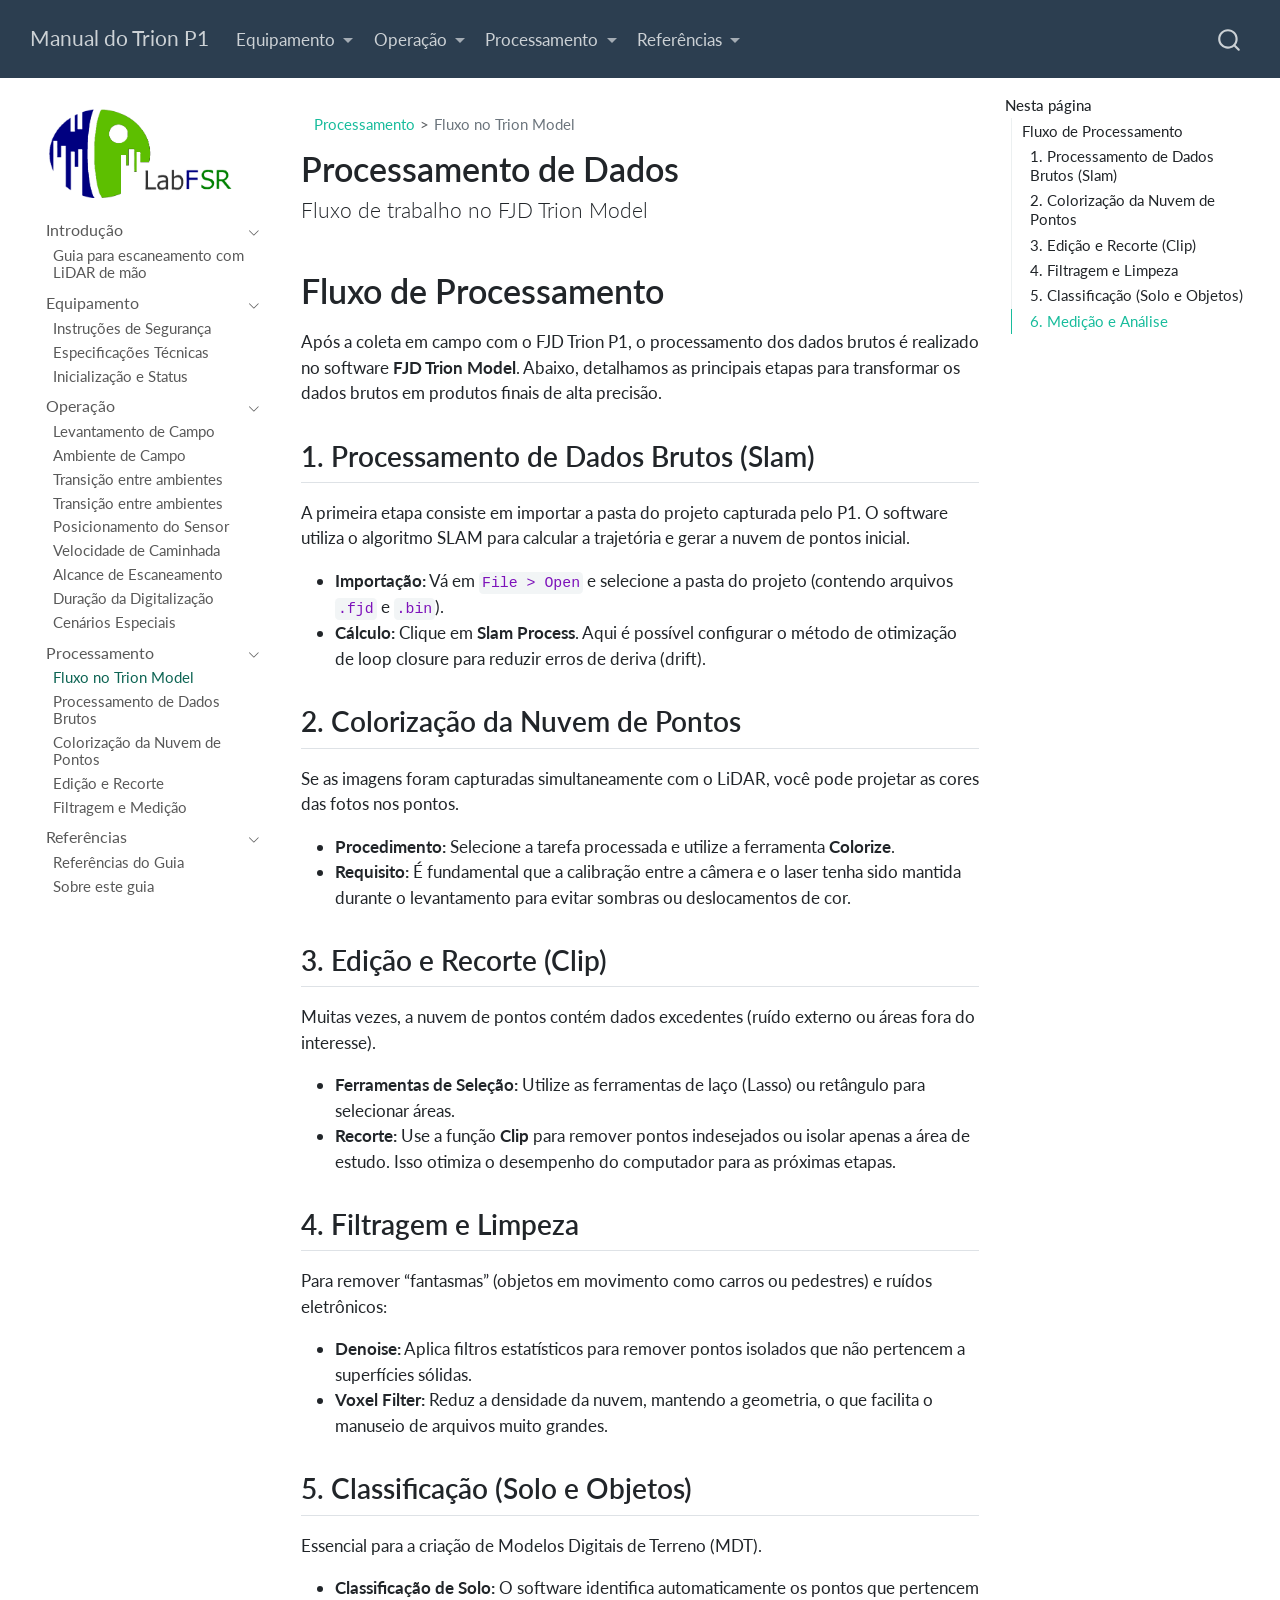
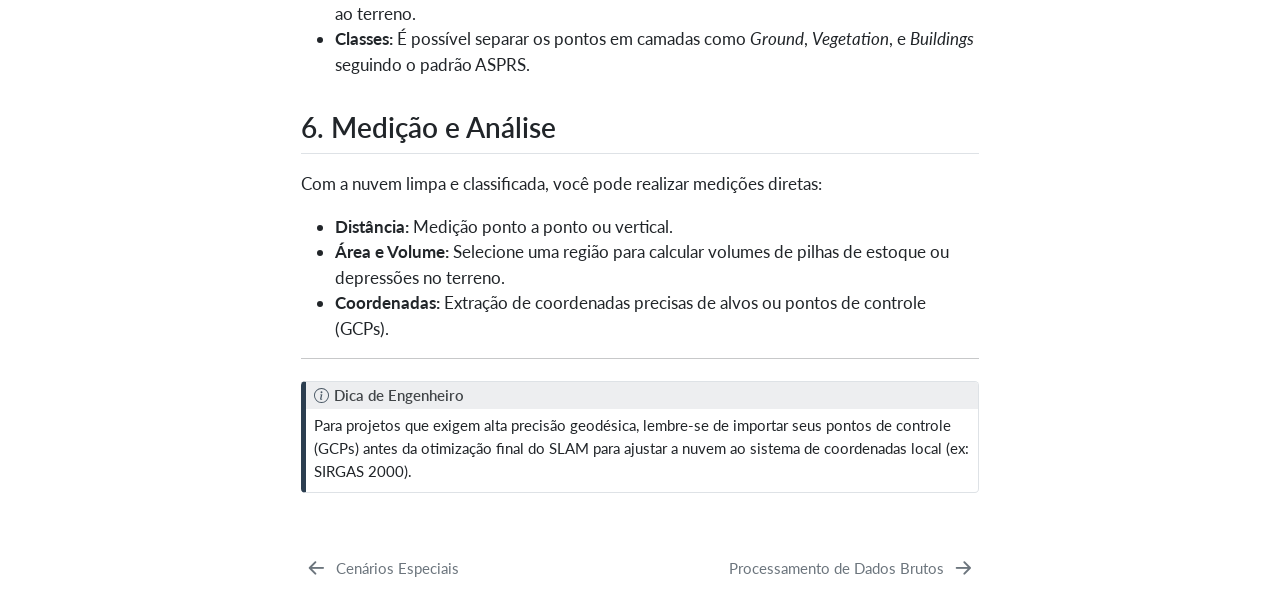
<file: Processamento.html>
<!DOCTYPE html>
<html xmlns="http://www.w3.org/1999/xhtml" lang="pt-BR" xml:lang="pt-BR"><head>

<meta charset="utf-8">
<meta name="generator" content="quarto-1.9.37">

<meta name="viewport" content="width=device-width, initial-scale=1.0, user-scalable=yes">


<title>Processamento de Dados – Manual do Trion P1</title>
<style>
/* Default styles provided by pandoc.
** See https://pandoc.org/MANUAL.html#variables-for-html for config info.
*/
code{white-space: pre-wrap;}
span.smallcaps{font-variant: small-caps;}
div.columns{display: flex; gap: min(4vw, 1.5em);}
div.column{flex: auto; overflow-x: auto;}
div.hanging-indent{margin-left: 1.5em; text-indent: -1.5em;}
ul.task-list{list-style: none;}
ul.task-list li input[type="checkbox"] {
  width: 0.8em;
  margin: 0 0.8em 0.2em -1em; /* quarto-specific, see https://github.com/quarto-dev/quarto-cli/issues/4556 */ 
  vertical-align: middle;
}
</style>


<script src="site_libs/quarto-nav/quarto-nav.js"></script>
<script src="site_libs/quarto-nav/headroom.min.js"></script>
<script src="site_libs/clipboard/clipboard.min.js"></script>
<script src="site_libs/quarto-search/autocomplete.umd.js"></script>
<script src="site_libs/quarto-search/fuse.min.js"></script>
<script src="site_libs/quarto-search/quarto-search.js"></script>
<meta name="quarto:offset" content="./">
<link href="./Processamento.qmd#Slam" rel="next">
<link href="./Captura.qmd#Cenarios" rel="prev">
<script src="site_libs/quarto-html/quarto.js" type="module"></script>
<script src="site_libs/quarto-html/tabsets/tabsets.js" type="module"></script>
<script src="site_libs/quarto-html/popper.min.js"></script>
<script src="site_libs/quarto-html/tippy.umd.min.js"></script>
<script src="site_libs/quarto-html/anchor.min.js"></script>
<link href="site_libs/quarto-html/tippy.css" rel="stylesheet">
<link href="site_libs/quarto-html/quarto-syntax-highlighting-7f8f88aac4f3542376d5c11b86a4c14d.css" rel="stylesheet" id="quarto-text-highlighting-styles">
<script src="site_libs/bootstrap/bootstrap.min.js"></script>
<link href="site_libs/bootstrap/bootstrap-icons.css" rel="stylesheet">
<link href="site_libs/bootstrap/bootstrap-6b423f165eeea3787de40cb4f8e821c3.min.css" rel="stylesheet" append-hash="true" id="quarto-bootstrap" data-mode="light">
<script id="quarto-search-options" type="application/json">{
  "location": "navbar",
  "copy-button": false,
  "collapse-after": 3,
  "panel-placement": "end",
  "type": "overlay",
  "limit": 50,
  "keyboard-shortcut": [
    "f",
    "/",
    "s"
  ],
  "show-item-context": false,
  "language": {
    "search-no-results-text": "Nenhum resultado",
    "search-matching-documents-text": "documentos correspondentes",
    "search-copy-link-title": "Copiar link para a busca",
    "search-hide-matches-text": "Esconder correspondências adicionais",
    "search-more-match-text": "mais correspondência neste documento",
    "search-more-matches-text": "mais correspondências neste documento",
    "search-clear-button-title": "Limpar",
    "search-text-placeholder": "",
    "search-detached-cancel-button-title": "Cancelar",
    "search-submit-button-title": "Enviar",
    "search-label": "Procurar"
  }
}</script>


<link rel="stylesheet" href="styles.css">
</head>

<body class="nav-sidebar floating nav-fixed quarto-light">

<div id="quarto-search-results"></div>
  <header id="quarto-header" class="headroom fixed-top">
    <nav class="navbar navbar-expand-lg " data-bs-theme="dark">
      <div class="navbar-container container-fluid">
      <div class="navbar-brand-container mx-auto">
    <a class="navbar-brand" href="./index.html">
    <span class="navbar-title">Manual do Trion P1</span>
    </a>
  </div>
            <div id="quarto-search" class="" title="Procurar"></div>
          <button class="navbar-toggler" type="button" data-bs-toggle="collapse" data-bs-target="#navbarCollapse" aria-controls="navbarCollapse" role="menu" aria-expanded="false" aria-label="Alternar de navegação" onclick="if (window.quartoToggleHeadroom) { window.quartoToggleHeadroom(); }">
  <span class="navbar-toggler-icon"></span>
</button>
          <div class="collapse navbar-collapse" id="navbarCollapse">
            <ul class="navbar-nav navbar-nav-scroll me-auto">
  <li class="nav-item dropdown ">
    <a class="nav-link dropdown-toggle" href="#" id="nav-menu-equipamento" role="link" data-bs-toggle="dropdown" aria-expanded="false">
 <span class="menu-text">Equipamento</span>
    </a>
    <ul class="dropdown-menu" aria-labelledby="nav-menu-equipamento">    
        <li>
    <a class="dropdown-item" href="./Descricao.html">
 <span class="dropdown-text">Instruções de Segurança</span></a>
  </li>  
        <li>
    <a class="dropdown-item" href="./Descricao.html#especificacoes-tecnicas">
 <span class="dropdown-text">Especificações Técnicas</span></a>
  </li>  
        <li>
    <a class="dropdown-item" href="./Descricao.html#Montagem">
 <span class="dropdown-text">Inicialização e Status</span></a>
  </li>  
    </ul>
  </li>
  <li class="nav-item dropdown ">
    <a class="nav-link dropdown-toggle" href="#" id="nav-menu-operação" role="link" data-bs-toggle="dropdown" aria-expanded="false">
 <span class="menu-text">Operação</span>
    </a>
    <ul class="dropdown-menu" aria-labelledby="nav-menu-operação">    
        <li>
    <a class="dropdown-item" href="./Captura.html">
 <span class="dropdown-text">Levantamento de Campo</span></a>
  </li>  
        <li>
    <a class="dropdown-item" href="./Captura.html# Ambiente">
 <span class="dropdown-text">Ambiente de Campo</span></a>
  </li>  
        <li>
    <a class="dropdown-item" href="./Captura.html">
 <span class="dropdown-text">Cenários Especiais</span></a>
  </li>  
    </ul>
  </li>
  <li class="nav-item dropdown ">
    <a class="nav-link dropdown-toggle" href="#" id="nav-menu-processamento" role="link" data-bs-toggle="dropdown" aria-expanded="false">
 <span class="menu-text">Processamento</span>
    </a>
    <ul class="dropdown-menu" aria-labelledby="nav-menu-processamento">    
        <li>
    <a class="dropdown-item" href="./Processamento.html">
 <span class="dropdown-text">Fluxo no Trion Model</span></a>
  </li>  
        <li>
    <a class="dropdown-item" href="./Processamento.html">
 <span class="dropdown-text">Filtragem e Medição</span></a>
  </li>  
    </ul>
  </li>
  <li class="nav-item dropdown ">
    <a class="nav-link dropdown-toggle" href="#" id="nav-menu-referências" role="link" data-bs-toggle="dropdown" aria-expanded="false">
 <span class="menu-text">Referências</span>
    </a>
    <ul class="dropdown-menu" aria-labelledby="nav-menu-referências">    
        <li>
    <a class="dropdown-item" href="./Referencias.html">
 <span class="dropdown-text">Referencias do Guia</span></a>
  </li>  
        <li>
    <a class="dropdown-item" href="./about.html">
 <span class="dropdown-text">Sobre o Guia</span></a>
  </li>  
    </ul>
  </li>
</ul>
          </div> <!-- /navcollapse -->
            <div class="quarto-navbar-tools">
</div>
      </div> <!-- /container-fluid -->
    </nav>
  <nav class="quarto-secondary-nav">
    <div class="container-fluid d-flex">
      <button type="button" class="quarto-btn-toggle btn" data-bs-toggle="collapse" role="button" data-bs-target=".quarto-sidebar-collapse-item" aria-controls="quarto-sidebar" aria-expanded="false" aria-label="Alternar barra lateral" onclick="if (window.quartoToggleHeadroom) { window.quartoToggleHeadroom(); }">
        <i class="bi bi-layout-text-sidebar-reverse"></i>
      </button>
        <nav class="quarto-page-breadcrumbs" aria-label="breadcrumb"><ol class="breadcrumb"><li class="breadcrumb-item"><a href="./Processamento.html">Processamento</a></li><li class="breadcrumb-item"><a href="./Processamento.html">Fluxo no Trion Model</a></li></ol></nav>
        <a class="flex-grow-1" role="navigation" data-bs-toggle="collapse" data-bs-target=".quarto-sidebar-collapse-item" aria-controls="quarto-sidebar" aria-expanded="false" aria-label="Alternar barra lateral" onclick="if (window.quartoToggleHeadroom) { window.quartoToggleHeadroom(); }">      
        </a>
    </div>
  </nav>
</header>
<!-- content -->
<div id="quarto-content" class="quarto-container page-columns page-rows-contents page-layout-article page-navbar">
<!-- sidebar -->
  <nav id="quarto-sidebar" class="sidebar collapse collapse-horizontal quarto-sidebar-collapse-item sidebar-navigation floating overflow-auto">
    <div class="pt-lg-2 mt-2 text-left sidebar-header">
      <a href="./index.html" class="sidebar-logo-link">
      <img src="./images/logo_labfsr.png" alt="Logo LabFSR" class="sidebar-logo light-content py-0 d-lg-inline d-none">
      <img src="./images/logo_labfsr.png" alt="Logo LabFSR" class="sidebar-logo dark-content py-0 d-lg-inline d-none">
      </a>
      </div>
    <div class="sidebar-menu-container"> 
    <ul class="list-unstyled mt-1">
        <li class="sidebar-item sidebar-item-section">
      <div class="sidebar-item-container"> 
            <a class="sidebar-item-text sidebar-link text-start" data-bs-toggle="collapse" data-bs-target="#quarto-sidebar-section-1" role="navigation" aria-expanded="true">
 <span class="menu-text">Introdução</span></a>
          <a class="sidebar-item-toggle text-start" data-bs-toggle="collapse" data-bs-target="#quarto-sidebar-section-1" role="navigation" aria-expanded="true" aria-label="Alternar seção">
            <i class="bi bi-chevron-right ms-2"></i>
          </a> 
      </div>
      <ul id="quarto-sidebar-section-1" class="collapse list-unstyled sidebar-section depth1 show">  
          <li class="sidebar-item">
  <div class="sidebar-item-container"> 
  <a href="./index.html" class="sidebar-item-text sidebar-link">
 <span class="menu-text">Guia para escaneamento com LiDAR de mão</span></a>
  </div>
</li>
      </ul>
  </li>
        <li class="sidebar-item sidebar-item-section">
      <div class="sidebar-item-container"> 
            <a class="sidebar-item-text sidebar-link text-start" data-bs-toggle="collapse" data-bs-target="#quarto-sidebar-section-2" role="navigation" aria-expanded="true">
 <span class="menu-text">Equipamento</span></a>
          <a class="sidebar-item-toggle text-start" data-bs-toggle="collapse" data-bs-target="#quarto-sidebar-section-2" role="navigation" aria-expanded="true" aria-label="Alternar seção">
            <i class="bi bi-chevron-right ms-2"></i>
          </a> 
      </div>
      <ul id="quarto-sidebar-section-2" class="collapse list-unstyled sidebar-section depth1 show">  
          <li class="sidebar-item">
  <div class="sidebar-item-container"> 
  <a href="./Descricao.html" class="sidebar-item-text sidebar-link">
 <span class="menu-text">Instruções de Segurança</span></a>
  </div>
</li>
          <li class="sidebar-item">
  <div class="sidebar-item-container"> 
  <a href="./Descricao.html#especificacoes-tecnicas" class="sidebar-item-text sidebar-link">
 <span class="menu-text">Especificações Técnicas</span></a>
  </div>
</li>
          <li class="sidebar-item">
  <div class="sidebar-item-container"> 
  <a href="./Descricao.html#Montagem" class="sidebar-item-text sidebar-link">
 <span class="menu-text">Inicialização e Status</span></a>
  </div>
</li>
      </ul>
  </li>
        <li class="sidebar-item sidebar-item-section">
      <div class="sidebar-item-container"> 
            <a class="sidebar-item-text sidebar-link text-start" data-bs-toggle="collapse" data-bs-target="#quarto-sidebar-section-3" role="navigation" aria-expanded="true">
 <span class="menu-text">Operação</span></a>
          <a class="sidebar-item-toggle text-start" data-bs-toggle="collapse" data-bs-target="#quarto-sidebar-section-3" role="navigation" aria-expanded="true" aria-label="Alternar seção">
            <i class="bi bi-chevron-right ms-2"></i>
          </a> 
      </div>
      <ul id="quarto-sidebar-section-3" class="collapse list-unstyled sidebar-section depth1 show">  
          <li class="sidebar-item">
  <div class="sidebar-item-container"> 
  <a href="./Captura.html" class="sidebar-item-text sidebar-link">
 <span class="menu-text">Levantamento de Campo</span></a>
  </div>
</li>
          <li class="sidebar-item">
  <div class="sidebar-item-container"> 
  <a href="./Captura.html#Ambiente" class="sidebar-item-text sidebar-link">
 <span class="menu-text">Ambiente de Campo</span></a>
  </div>
</li>
          <li class="sidebar-item">
  <div class="sidebar-item-container"> 
  <a href="./Captura.html#Transicao" class="sidebar-item-text sidebar-link">
 <span class="menu-text">Transição entre ambientes</span></a>
  </div>
</li>
          <li class="sidebar-item">
  <div class="sidebar-item-container"> 
  <a href="./Captura.html#Transicao" class="sidebar-item-text sidebar-link">
 <span class="menu-text">Transição entre ambientes</span></a>
  </div>
</li>
          <li class="sidebar-item">
  <div class="sidebar-item-container"> 
  <a href="./Captura.html#Posicionamento" class="sidebar-item-text sidebar-link">
 <span class="menu-text">Posicionamento do Sensor</span></a>
  </div>
</li>
          <li class="sidebar-item">
  <div class="sidebar-item-container"> 
  <a href="./Captura.html#Velocidade" class="sidebar-item-text sidebar-link">
 <span class="menu-text">Velocidade de Caminhada</span></a>
  </div>
</li>
          <li class="sidebar-item">
  <div class="sidebar-item-container"> 
  <a href="./Captura.html#Alcance" class="sidebar-item-text sidebar-link">
 <span class="menu-text">Alcance de Escaneamento</span></a>
  </div>
</li>
          <li class="sidebar-item">
  <div class="sidebar-item-container"> 
  <a href="./Captura.html#Duracao" class="sidebar-item-text sidebar-link">
 <span class="menu-text">Duração da Digitalização</span></a>
  </div>
</li>
          <li class="sidebar-item">
  <div class="sidebar-item-container"> 
  <a href="./Captura.html#Cenarios" class="sidebar-item-text sidebar-link">
 <span class="menu-text">Cenários Especiais</span></a>
  </div>
</li>
      </ul>
  </li>
        <li class="sidebar-item sidebar-item-section">
      <div class="sidebar-item-container"> 
            <a class="sidebar-item-text sidebar-link text-start" data-bs-toggle="collapse" data-bs-target="#quarto-sidebar-section-4" role="navigation" aria-expanded="true">
 <span class="menu-text">Processamento</span></a>
          <a class="sidebar-item-toggle text-start" data-bs-toggle="collapse" data-bs-target="#quarto-sidebar-section-4" role="navigation" aria-expanded="true" aria-label="Alternar seção">
            <i class="bi bi-chevron-right ms-2"></i>
          </a> 
      </div>
      <ul id="quarto-sidebar-section-4" class="collapse list-unstyled sidebar-section depth1 show">  
          <li class="sidebar-item">
  <div class="sidebar-item-container"> 
  <a href="./Processamento.html" class="sidebar-item-text sidebar-link active">
 <span class="menu-text">Fluxo no Trion Model</span></a>
  </div>
</li>
          <li class="sidebar-item">
  <div class="sidebar-item-container"> 
  <a href="./Processamento.html#Slam" class="sidebar-item-text sidebar-link">
 <span class="menu-text">Processamento de Dados Brutos</span></a>
  </div>
</li>
          <li class="sidebar-item">
  <div class="sidebar-item-container"> 
  <a href="./Processamento.html#Colorizacao" class="sidebar-item-text sidebar-link">
 <span class="menu-text">Colorização da Nuvem de Pontos</span></a>
  </div>
</li>
          <li class="sidebar-item">
  <div class="sidebar-item-container"> 
  <a href="./Processamento.html#Recorte" class="sidebar-item-text sidebar-link">
 <span class="menu-text">Edição e Recorte</span></a>
  </div>
</li>
          <li class="sidebar-item">
  <div class="sidebar-item-container"> 
  <a href="./Processamento.html#Filtragem" class="sidebar-item-text sidebar-link">
 <span class="menu-text">Filtragem e Medição</span></a>
  </div>
</li>
      </ul>
  </li>
        <li class="sidebar-item sidebar-item-section">
      <div class="sidebar-item-container"> 
            <a class="sidebar-item-text sidebar-link text-start" data-bs-toggle="collapse" data-bs-target="#quarto-sidebar-section-5" role="navigation" aria-expanded="true">
 <span class="menu-text">Referências</span></a>
          <a class="sidebar-item-toggle text-start" data-bs-toggle="collapse" data-bs-target="#quarto-sidebar-section-5" role="navigation" aria-expanded="true" aria-label="Alternar seção">
            <i class="bi bi-chevron-right ms-2"></i>
          </a> 
      </div>
      <ul id="quarto-sidebar-section-5" class="collapse list-unstyled sidebar-section depth1 show">  
          <li class="sidebar-item">
  <div class="sidebar-item-container"> 
  <a href="./Referencias.html" class="sidebar-item-text sidebar-link">
 <span class="menu-text">Referências do Guia</span></a>
  </div>
</li>
          <li class="sidebar-item">
  <div class="sidebar-item-container"> 
  <a href="./about.html" class="sidebar-item-text sidebar-link">
 <span class="menu-text">Sobre este guia</span></a>
  </div>
</li>
      </ul>
  </li>
    </ul>
    </div>
</nav>
<div id="quarto-sidebar-glass" class="quarto-sidebar-collapse-item" data-bs-toggle="collapse" data-bs-target=".quarto-sidebar-collapse-item"></div>
<!-- margin-sidebar -->
    <div id="quarto-margin-sidebar" class="sidebar margin-sidebar">
        <nav id="TOC" role="doc-toc" class="toc-active">
    <h2 id="toc-title">Nesta página</h2>
   
  <ul>
  <li><a href="#fluxo-de-processamento" id="toc-fluxo-de-processamento" class="nav-link active" data-scroll-target="#fluxo-de-processamento">Fluxo de Processamento</a>
  <ul class="collapse">
  <li><a href="#Slam" id="toc-Slam" class="nav-link" data-scroll-target="#Slam">1. Processamento de Dados Brutos (Slam)</a></li>
  <li><a href="#Colorizacao" id="toc-Colorizacao" class="nav-link" data-scroll-target="#Colorizacao">2. Colorização da Nuvem de Pontos</a></li>
  <li><a href="#Recorte" id="toc-Recorte" class="nav-link" data-scroll-target="#Recorte">3. Edição e Recorte (Clip)</a></li>
  <li><a href="#Filtragem" id="toc-Filtragem" class="nav-link" data-scroll-target="#Filtragem">4. Filtragem e Limpeza</a></li>
  <li><a href="#Classificacao" id="toc-Classificacao" class="nav-link" data-scroll-target="#Classificacao">5. Classificação (Solo e Objetos)</a></li>
  <li><a href="#medição-e-análise" id="toc-medição-e-análise" class="nav-link" data-scroll-target="#medição-e-análise">6. Medição e Análise</a></li>
  </ul></li>
  </ul>
</nav>
    </div>
<!-- main -->
<main class="content" id="quarto-document-content">

<header id="title-block-header" class="quarto-title-block default"><nav class="quarto-page-breadcrumbs quarto-title-breadcrumbs d-none d-lg-block" aria-label="breadcrumb"><ol class="breadcrumb"><li class="breadcrumb-item"><a href="./Processamento.html">Processamento</a></li><li class="breadcrumb-item"><a href="./Processamento.html">Fluxo no Trion Model</a></li></ol></nav>
<div class="quarto-title">
<h1 class="title">Processamento de Dados</h1>
<p class="subtitle lead">Fluxo de trabalho no FJD Trion Model</p>
</div>



<div class="quarto-title-meta">

    
  
    
  </div>
  


</header>


<section id="fluxo-de-processamento" class="level1">
<h1>Fluxo de Processamento</h1>
<p>Após a coleta em campo com o FJD Trion P1, o processamento dos dados brutos é realizado no software <strong>FJD Trion Model</strong>. Abaixo, detalhamos as principais etapas para transformar os dados brutos em produtos finais de alta precisão.</p>
<section id="Slam" class="level2">
<h2 class="anchored" data-anchor-id="Slam">1. Processamento de Dados Brutos (Slam)</h2>
<p>A primeira etapa consiste em importar a pasta do projeto capturada pelo P1. O software utiliza o algoritmo SLAM para calcular a trajetória e gerar a nuvem de pontos inicial.</p>
<ul>
<li><strong>Importação:</strong> Vá em <code>File &gt; Open</code> e selecione a pasta do projeto (contendo arquivos <code>.fjd</code> e <code>.bin</code>).</li>
<li><strong>Cálculo:</strong> Clique em <strong>Slam Process</strong>. Aqui é possível configurar o método de otimização de loop closure para reduzir erros de deriva (drift).</li>
</ul>
</section>
<section id="Colorizacao" class="level2">
<h2 class="anchored" data-anchor-id="Colorizacao">2. Colorização da Nuvem de Pontos</h2>
<p>Se as imagens foram capturadas simultaneamente com o LiDAR, você pode projetar as cores das fotos nos pontos.</p>
<ul>
<li><strong>Procedimento:</strong> Selecione a tarefa processada e utilize a ferramenta <strong>Colorize</strong>.</li>
<li><strong>Requisito:</strong> É fundamental que a calibração entre a câmera e o laser tenha sido mantida durante o levantamento para evitar sombras ou deslocamentos de cor.</li>
</ul>
</section>
<section id="Recorte" class="level2">
<h2 class="anchored" data-anchor-id="Recorte">3. Edição e Recorte (Clip)</h2>
<p>Muitas vezes, a nuvem de pontos contém dados excedentes (ruído externo ou áreas fora do interesse).</p>
<ul>
<li><strong>Ferramentas de Seleção:</strong> Utilize as ferramentas de laço (Lasso) ou retângulo para selecionar áreas.</li>
<li><strong>Recorte:</strong> Use a função <strong>Clip</strong> para remover pontos indesejados ou isolar apenas a área de estudo. Isso otimiza o desempenho do computador para as próximas etapas.</li>
</ul>
</section>
<section id="Filtragem" class="level2">
<h2 class="anchored" data-anchor-id="Filtragem">4. Filtragem e Limpeza</h2>
<p>Para remover “fantasmas” (objetos em movimento como carros ou pedestres) e ruídos eletrônicos:</p>
<ul>
<li><strong>Denoise:</strong> Aplica filtros estatísticos para remover pontos isolados que não pertencem a superfícies sólidas.</li>
<li><strong>Voxel Filter:</strong> Reduz a densidade da nuvem, mantendo a geometria, o que facilita o manuseio de arquivos muito grandes.</li>
</ul>
</section>
<section id="Classificacao" class="level2">
<h2 class="anchored" data-anchor-id="Classificacao">5. Classificação (Solo e Objetos)</h2>
<p>Essencial para a criação de Modelos Digitais de Terreno (MDT).</p>
<ul>
<li><strong>Classificação de Solo:</strong> O software identifica automaticamente os pontos que pertencem ao terreno.</li>
<li><strong>Classes:</strong> É possível separar os pontos em camadas como <em>Ground</em>, <em>Vegetation</em>, e <em>Buildings</em> seguindo o padrão ASPRS.</li>
</ul>
</section>
<section id="medição-e-análise" class="level2">
<h2 class="anchored" data-anchor-id="medição-e-análise">6. Medição e Análise</h2>
<p>Com a nuvem limpa e classificada, você pode realizar medições diretas:</p>
<ul>
<li><strong>Distância:</strong> Medição ponto a ponto ou vertical.</li>
<li><strong>Área e Volume:</strong> Selecione uma região para calcular volumes de pilhas de estoque ou depressões no terreno.</li>
<li><strong>Coordenadas:</strong> Extração de coordenadas precisas de alvos ou pontos de controle (GCPs).</li>
</ul>
<hr>
<div class="callout callout-style-default callout-note callout-titled">
<div class="callout-header d-flex align-content-center">
<div class="callout-icon-container">
<i class="callout-icon"></i>
</div>
<div class="callout-title-container flex-fill">
<span class="screen-reader-only">Nota</span>Dica de Engenheiro
</div>
</div>
<div class="callout-body-container callout-body">
<p>Para projetos que exigem alta precisão geodésica, lembre-se de importar seus pontos de controle (GCPs) antes da otimização final do SLAM para ajustar a nuvem ao sistema de coordenadas local (ex: SIRGAS 2000).</p>
</div>
</div>


</section>
</section>

</main> <!-- /main -->
<script id="quarto-html-after-body" type="application/javascript">
  window.document.addEventListener("DOMContentLoaded", function (event) {
    const icon = "";
    const anchorJS = new window.AnchorJS();
    anchorJS.options = {
      placement: 'right',
      icon: icon
    };
    anchorJS.add('.anchored');
    const isCodeAnnotation = (el) => {
      for (const clz of el.classList) {
        if (clz.startsWith('code-annotation-')) {                     
          return true;
        }
      }
      return false;
    }
    const onCopySuccess = function(e) {
      // button target
      const button = e.trigger;
      // don't keep focus
      button.blur();
      // flash "checked"
      button.classList.add('code-copy-button-checked');
      var currentTitle = button.getAttribute("title");
      button.setAttribute("title", "Copiada");
      let tooltip;
      if (window.bootstrap) {
        button.setAttribute("data-bs-toggle", "tooltip");
        button.setAttribute("data-bs-placement", "left");
        button.setAttribute("data-bs-title", "Copiada");
        tooltip = new bootstrap.Tooltip(button, 
          { trigger: "manual", 
            customClass: "code-copy-button-tooltip",
            offset: [0, -8]});
        tooltip.show();    
      }
      setTimeout(function() {
        if (tooltip) {
          tooltip.hide();
          button.removeAttribute("data-bs-title");
          button.removeAttribute("data-bs-toggle");
          button.removeAttribute("data-bs-placement");
        }
        button.setAttribute("title", currentTitle);
        button.classList.remove('code-copy-button-checked');
      }, 1000);
      // clear code selection
      e.clearSelection();
    }
    const getTextToCopy = function(trigger) {
      const outerScaffold = trigger.parentElement.cloneNode(true);
      const codeEl = outerScaffold.querySelector('code');
      for (const childEl of codeEl.children) {
        if (isCodeAnnotation(childEl)) {
          childEl.remove();
        }
      }
      return codeEl.innerText;
    }
    const clipboard = new window.ClipboardJS('.code-copy-button:not([data-in-quarto-modal])', {
      text: getTextToCopy
    });
    clipboard.on('success', onCopySuccess);
    if (window.document.getElementById('quarto-embedded-source-code-modal')) {
      const clipboardModal = new window.ClipboardJS('.code-copy-button[data-in-quarto-modal]', {
        text: getTextToCopy,
        container: window.document.getElementById('quarto-embedded-source-code-modal')
      });
      clipboardModal.on('success', onCopySuccess);
    }
      var localhostRegex = new RegExp(/^(?:http|https):\/\/localhost\:?[0-9]*\//);
      var mailtoRegex = new RegExp(/^mailto:/);
        var filterRegex = new RegExp('/' + window.location.host + '/');
      var isInternal = (href) => {
          return filterRegex.test(href) || localhostRegex.test(href) || mailtoRegex.test(href);
      }
      // Inspect non-navigation links and adorn them if external
     var links = window.document.querySelectorAll('a[href]:not(.nav-link):not(.navbar-brand):not(.toc-action):not(.sidebar-link):not(.sidebar-item-toggle):not(.pagination-link):not(.no-external):not([aria-hidden]):not(.dropdown-item):not(.quarto-navigation-tool):not(.about-link)');
      for (var i=0; i<links.length; i++) {
        const link = links[i];
        if (!isInternal(link.href)) {
          // undo the damage that might have been done by quarto-nav.js in the case of
          // links that we want to consider external
          if (link.dataset.originalHref !== undefined) {
            link.href = link.dataset.originalHref;
          }
        }
      }
    function tippyHover(el, contentFn, onTriggerFn, onUntriggerFn) {
      const config = {
        allowHTML: true,
        maxWidth: 500,
        delay: 100,
        arrow: false,
        appendTo: function(el) {
            return el.parentElement;
        },
        interactive: true,
        interactiveBorder: 10,
        theme: 'quarto',
        placement: 'bottom-start',
      };
      if (contentFn) {
        config.content = contentFn;
      }
      if (onTriggerFn) {
        config.onTrigger = onTriggerFn;
      }
      if (onUntriggerFn) {
        config.onUntrigger = onUntriggerFn;
      }
      window.tippy(el, config); 
    }
    const noterefs = window.document.querySelectorAll('a[role="doc-noteref"]');
    for (var i=0; i<noterefs.length; i++) {
      const ref = noterefs[i];
      tippyHover(ref, function() {
        // use id or data attribute instead here
        let href = ref.getAttribute('data-footnote-href') || ref.getAttribute('href');
        try { href = new URL(href).hash; } catch {}
        const id = href.replace(/^#\/?/, "");
        const note = window.document.getElementById(id);
        if (note) {
          return note.innerHTML;
        } else {
          return "";
        }
      });
    }
    const xrefs = window.document.querySelectorAll('a.quarto-xref');
    const processXRef = (id, note) => {
      // Strip column container classes
      const stripColumnClz = (el) => {
        el.classList.remove("page-full", "page-columns");
        if (el.children) {
          for (const child of el.children) {
            stripColumnClz(child);
          }
        }
      }
      stripColumnClz(note)
      if (id === null || id.startsWith('sec-')) {
        // Special case sections, only their first couple elements
        const container = document.createElement("div");
        if (note.children && note.children.length > 2) {
          container.appendChild(note.children[0].cloneNode(true));
          for (let i = 1; i < note.children.length; i++) {
            const child = note.children[i];
            if (child.tagName === "P" && child.innerText === "") {
              continue;
            } else {
              container.appendChild(child.cloneNode(true));
              break;
            }
          }
          if (window.Quarto?.typesetMath) {
            window.Quarto.typesetMath(container);
          }
          return container.innerHTML
        } else {
          if (window.Quarto?.typesetMath) {
            window.Quarto.typesetMath(note);
          }
          return note.innerHTML;
        }
      } else {
        // Remove any anchor links if they are present
        const anchorLink = note.querySelector('a.anchorjs-link');
        if (anchorLink) {
          anchorLink.remove();
        }
        if (window.Quarto?.typesetMath) {
          window.Quarto.typesetMath(note);
        }
        if (note.classList.contains("callout")) {
          return note.outerHTML;
        } else {
          return note.innerHTML;
        }
      }
    }
    for (var i=0; i<xrefs.length; i++) {
      const xref = xrefs[i];
      tippyHover(xref, undefined, function(instance) {
        instance.disable();
        let url = xref.getAttribute('href');
        let hash = undefined; 
        if (url.startsWith('#')) {
          hash = url;
        } else {
          try { hash = new URL(url).hash; } catch {}
        }
        if (hash) {
          const id = hash.replace(/^#\/?/, "");
          const note = window.document.getElementById(id);
          if (note !== null) {
            try {
              const html = processXRef(id, note.cloneNode(true));
              instance.setContent(html);
            } finally {
              instance.enable();
              instance.show();
            }
          } else {
            // See if we can fetch this
            fetch(url.split('#')[0])
            .then(res => res.text())
            .then(html => {
              const parser = new DOMParser();
              const htmlDoc = parser.parseFromString(html, "text/html");
              const note = htmlDoc.getElementById(id);
              if (note !== null) {
                const html = processXRef(id, note);
                instance.setContent(html);
              } 
            }).finally(() => {
              instance.enable();
              instance.show();
            });
          }
        } else {
          // See if we can fetch a full url (with no hash to target)
          // This is a special case and we should probably do some content thinning / targeting
          fetch(url)
          .then(res => res.text())
          .then(html => {
            const parser = new DOMParser();
            const htmlDoc = parser.parseFromString(html, "text/html");
            const note = htmlDoc.querySelector('main.content');
            if (note !== null) {
              // This should only happen for chapter cross references
              // (since there is no id in the URL)
              // remove the first header
              if (note.children.length > 0 && note.children[0].tagName === "HEADER") {
                note.children[0].remove();
              }
              const html = processXRef(null, note);
              instance.setContent(html);
            } 
          }).finally(() => {
            instance.enable();
            instance.show();
          });
        }
      }, function(instance) {
      });
    }
        let selectedAnnoteEl;
        const selectorForAnnotation = ( cell, annotation) => {
          let cellAttr = 'data-code-cell="' + cell + '"';
          let lineAttr = 'data-code-annotation="' +  annotation + '"';
          const selector = 'span[' + cellAttr + '][' + lineAttr + ']';
          return selector;
        }
        const selectCodeLines = (annoteEl) => {
          const doc = window.document;
          const targetCell = annoteEl.getAttribute("data-target-cell");
          const targetAnnotation = annoteEl.getAttribute("data-target-annotation");
          const annoteSpan = window.document.querySelector(selectorForAnnotation(targetCell, targetAnnotation));
          const lines = annoteSpan.getAttribute("data-code-lines").split(",");
          const lineIds = lines.map((line) => {
            return targetCell + "-" + line;
          })
          let top = null;
          let height = null;
          let parent = null;
          if (lineIds.length > 0) {
              //compute the position of the single el (top and bottom and make a div)
              const el = window.document.getElementById(lineIds[0]);
              top = el.offsetTop;
              height = el.offsetHeight;
              parent = el.parentElement.parentElement;
            if (lineIds.length > 1) {
              const lastEl = window.document.getElementById(lineIds[lineIds.length - 1]);
              const bottom = lastEl.offsetTop + lastEl.offsetHeight;
              height = bottom - top;
            }
            if (top !== null && height !== null && parent !== null) {
              // cook up a div (if necessary) and position it 
              let div = window.document.getElementById("code-annotation-line-highlight");
              if (div === null) {
                div = window.document.createElement("div");
                div.setAttribute("id", "code-annotation-line-highlight");
                div.style.position = 'absolute';
                parent.appendChild(div);
              }
              div.style.top = top - 2 + "px";
              div.style.height = height + 4 + "px";
              div.style.left = 0;
              let gutterDiv = window.document.getElementById("code-annotation-line-highlight-gutter");
              if (gutterDiv === null) {
                gutterDiv = window.document.createElement("div");
                gutterDiv.setAttribute("id", "code-annotation-line-highlight-gutter");
                gutterDiv.style.position = 'absolute';
                const codeCell = window.document.getElementById(targetCell);
                const gutter = codeCell.querySelector('.code-annotation-gutter');
                gutter.appendChild(gutterDiv);
              }
              gutterDiv.style.top = top - 2 + "px";
              gutterDiv.style.height = height + 4 + "px";
            }
            selectedAnnoteEl = annoteEl;
          }
        };
        const unselectCodeLines = () => {
          const elementsIds = ["code-annotation-line-highlight", "code-annotation-line-highlight-gutter"];
          elementsIds.forEach((elId) => {
            const div = window.document.getElementById(elId);
            if (div) {
              div.remove();
            }
          });
          selectedAnnoteEl = undefined;
        };
          // Handle positioning of the toggle
      window.addEventListener(
        "resize",
        throttle(() => {
          elRect = undefined;
          if (selectedAnnoteEl) {
            selectCodeLines(selectedAnnoteEl);
          }
        }, 10)
      );
      function throttle(fn, ms) {
      let throttle = false;
      let timer;
        return (...args) => {
          if(!throttle) { // first call gets through
              fn.apply(this, args);
              throttle = true;
          } else { // all the others get throttled
              if(timer) clearTimeout(timer); // cancel #2
              timer = setTimeout(() => {
                fn.apply(this, args);
                timer = throttle = false;
              }, ms);
          }
        };
      }
        // Attach click handler to the DT
        const annoteDls = window.document.querySelectorAll('dt[data-target-cell]');
        for (const annoteDlNode of annoteDls) {
          annoteDlNode.addEventListener('click', (event) => {
            const clickedEl = event.target;
            if (clickedEl !== selectedAnnoteEl) {
              unselectCodeLines();
              const activeEl = window.document.querySelector('dt[data-target-cell].code-annotation-active');
              if (activeEl) {
                activeEl.classList.remove('code-annotation-active');
              }
              selectCodeLines(clickedEl);
              clickedEl.classList.add('code-annotation-active');
            } else {
              // Unselect the line
              unselectCodeLines();
              clickedEl.classList.remove('code-annotation-active');
            }
          });
        }
    const findCites = (el) => {
      const parentEl = el.parentElement;
      if (parentEl) {
        const cites = parentEl.dataset.cites;
        if (cites) {
          return {
            el,
            cites: cites.split(' ')
          };
        } else {
          return findCites(el.parentElement)
        }
      } else {
        return undefined;
      }
    };
    var bibliorefs = window.document.querySelectorAll('a[role="doc-biblioref"]');
    for (var i=0; i<bibliorefs.length; i++) {
      const ref = bibliorefs[i];
      const citeInfo = findCites(ref);
      if (citeInfo) {
        tippyHover(citeInfo.el, function() {
          var popup = window.document.createElement('div');
          citeInfo.cites.forEach(function(cite) {
            var citeDiv = window.document.createElement('div');
            citeDiv.classList.add('hanging-indent');
            citeDiv.classList.add('csl-entry');
            var biblioDiv = window.document.getElementById('ref-' + cite);
            if (biblioDiv) {
              citeDiv.innerHTML = biblioDiv.innerHTML;
            }
            popup.appendChild(citeDiv);
          });
          return popup.innerHTML;
        });
      }
    }
  });
  </script>
<nav class="page-navigation">
  <div class="nav-page nav-page-previous">
      <a href="./Captura.html#Cenarios" class="pagination-link" aria-label="Cenários Especiais">
        <i class="bi bi-arrow-left-short"></i> <span class="nav-page-text">Cenários Especiais</span>
      </a>          
  </div>
  <div class="nav-page nav-page-next">
      <a href="./Processamento.html#Slam" class="pagination-link" aria-label="Processamento de Dados Brutos">
        <span class="nav-page-text">Processamento de Dados Brutos</span> <i class="bi bi-arrow-right-short"></i>
      </a>
  </div>
</nav>
</div> <!-- /content -->




</body></html>
</file>
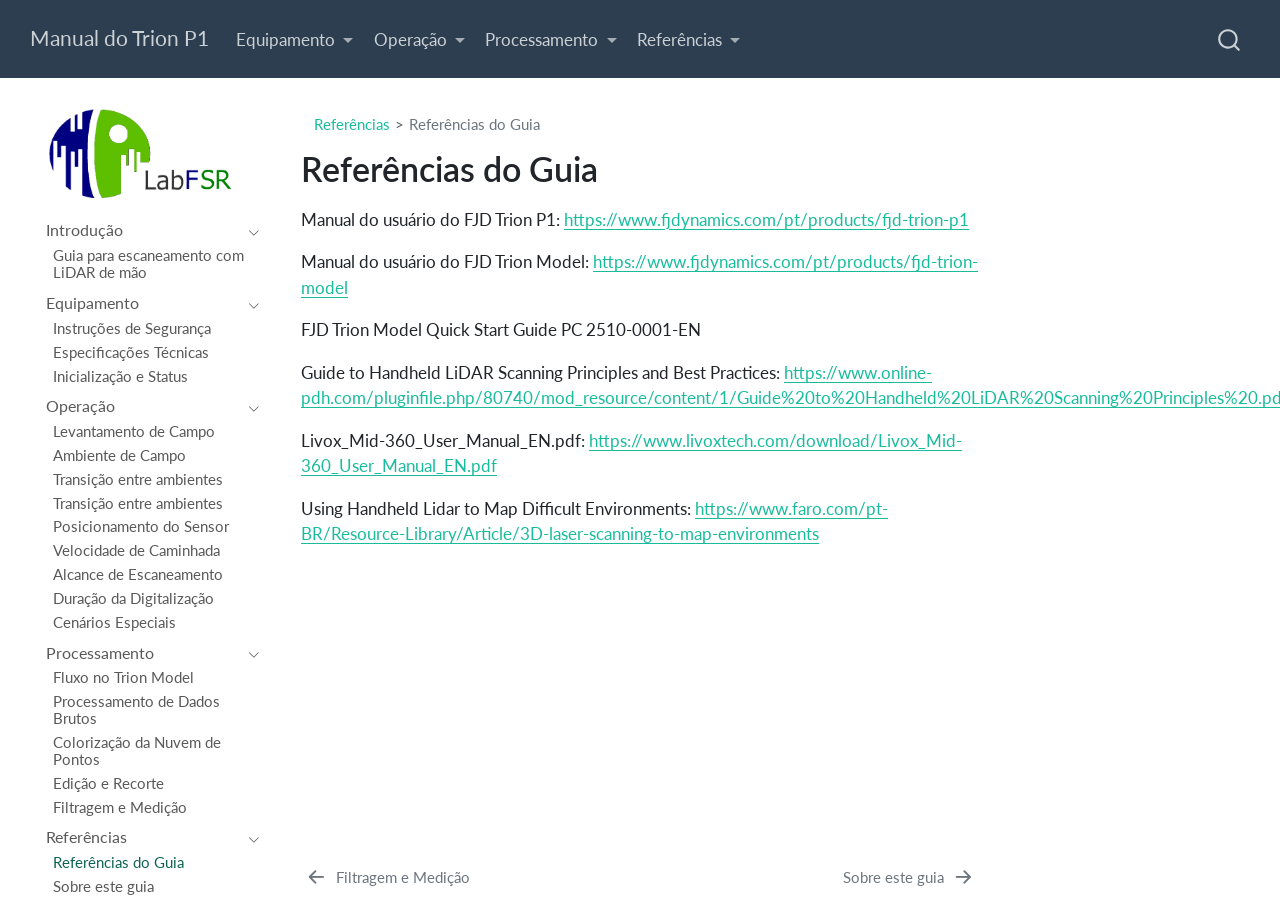
<file: Referencias.html>
<!DOCTYPE html>
<html xmlns="http://www.w3.org/1999/xhtml" lang="pt-BR" xml:lang="pt-BR"><head>

<meta charset="utf-8">
<meta name="generator" content="quarto-1.9.37">

<meta name="viewport" content="width=device-width, initial-scale=1.0, user-scalable=yes">


<title>Referências do Guia – Manual do Trion P1</title>
<style>
/* Default styles provided by pandoc.
** See https://pandoc.org/MANUAL.html#variables-for-html for config info.
*/
code{white-space: pre-wrap;}
span.smallcaps{font-variant: small-caps;}
div.columns{display: flex; gap: min(4vw, 1.5em);}
div.column{flex: auto; overflow-x: auto;}
div.hanging-indent{margin-left: 1.5em; text-indent: -1.5em;}
ul.task-list{list-style: none;}
ul.task-list li input[type="checkbox"] {
  width: 0.8em;
  margin: 0 0.8em 0.2em -1em; /* quarto-specific, see https://github.com/quarto-dev/quarto-cli/issues/4556 */ 
  vertical-align: middle;
}
</style>


<script src="site_libs/quarto-nav/quarto-nav.js"></script>
<script src="site_libs/quarto-nav/headroom.min.js"></script>
<script src="site_libs/clipboard/clipboard.min.js"></script>
<script src="site_libs/quarto-search/autocomplete.umd.js"></script>
<script src="site_libs/quarto-search/fuse.min.js"></script>
<script src="site_libs/quarto-search/quarto-search.js"></script>
<meta name="quarto:offset" content="./">
<link href="./about.html" rel="next">
<link href="./Processamento.qmd#Filtragem" rel="prev">
<script src="site_libs/quarto-html/quarto.js" type="module"></script>
<script src="site_libs/quarto-html/tabsets/tabsets.js" type="module"></script>
<script src="site_libs/quarto-html/popper.min.js"></script>
<script src="site_libs/quarto-html/tippy.umd.min.js"></script>
<script src="site_libs/quarto-html/anchor.min.js"></script>
<link href="site_libs/quarto-html/tippy.css" rel="stylesheet">
<link href="site_libs/quarto-html/quarto-syntax-highlighting-7f8f88aac4f3542376d5c11b86a4c14d.css" rel="stylesheet" id="quarto-text-highlighting-styles">
<script src="site_libs/bootstrap/bootstrap.min.js"></script>
<link href="site_libs/bootstrap/bootstrap-icons.css" rel="stylesheet">
<link href="site_libs/bootstrap/bootstrap-6b423f165eeea3787de40cb4f8e821c3.min.css" rel="stylesheet" append-hash="true" id="quarto-bootstrap" data-mode="light">
<script id="quarto-search-options" type="application/json">{
  "location": "navbar",
  "copy-button": false,
  "collapse-after": 3,
  "panel-placement": "end",
  "type": "overlay",
  "limit": 50,
  "keyboard-shortcut": [
    "f",
    "/",
    "s"
  ],
  "show-item-context": false,
  "language": {
    "search-no-results-text": "Nenhum resultado",
    "search-matching-documents-text": "documentos correspondentes",
    "search-copy-link-title": "Copiar link para a busca",
    "search-hide-matches-text": "Esconder correspondências adicionais",
    "search-more-match-text": "mais correspondência neste documento",
    "search-more-matches-text": "mais correspondências neste documento",
    "search-clear-button-title": "Limpar",
    "search-text-placeholder": "",
    "search-detached-cancel-button-title": "Cancelar",
    "search-submit-button-title": "Enviar",
    "search-label": "Procurar"
  }
}</script>


<link rel="stylesheet" href="styles.css">
</head>

<body class="nav-sidebar floating nav-fixed quarto-light">

<div id="quarto-search-results"></div>
  <header id="quarto-header" class="headroom fixed-top">
    <nav class="navbar navbar-expand-lg " data-bs-theme="dark">
      <div class="navbar-container container-fluid">
      <div class="navbar-brand-container mx-auto">
    <a class="navbar-brand" href="./index.html">
    <span class="navbar-title">Manual do Trion P1</span>
    </a>
  </div>
            <div id="quarto-search" class="" title="Procurar"></div>
          <button class="navbar-toggler" type="button" data-bs-toggle="collapse" data-bs-target="#navbarCollapse" aria-controls="navbarCollapse" role="menu" aria-expanded="false" aria-label="Alternar de navegação" onclick="if (window.quartoToggleHeadroom) { window.quartoToggleHeadroom(); }">
  <span class="navbar-toggler-icon"></span>
</button>
          <div class="collapse navbar-collapse" id="navbarCollapse">
            <ul class="navbar-nav navbar-nav-scroll me-auto">
  <li class="nav-item dropdown ">
    <a class="nav-link dropdown-toggle" href="#" id="nav-menu-equipamento" role="link" data-bs-toggle="dropdown" aria-expanded="false">
 <span class="menu-text">Equipamento</span>
    </a>
    <ul class="dropdown-menu" aria-labelledby="nav-menu-equipamento">    
        <li>
    <a class="dropdown-item" href="./Descricao.html">
 <span class="dropdown-text">Instruções de Segurança</span></a>
  </li>  
        <li>
    <a class="dropdown-item" href="./Descricao.html#especificacoes-tecnicas">
 <span class="dropdown-text">Especificações Técnicas</span></a>
  </li>  
        <li>
    <a class="dropdown-item" href="./Descricao.html#Montagem">
 <span class="dropdown-text">Inicialização e Status</span></a>
  </li>  
    </ul>
  </li>
  <li class="nav-item dropdown ">
    <a class="nav-link dropdown-toggle" href="#" id="nav-menu-operação" role="link" data-bs-toggle="dropdown" aria-expanded="false">
 <span class="menu-text">Operação</span>
    </a>
    <ul class="dropdown-menu" aria-labelledby="nav-menu-operação">    
        <li>
    <a class="dropdown-item" href="./Captura.html">
 <span class="dropdown-text">Levantamento de Campo</span></a>
  </li>  
        <li>
    <a class="dropdown-item" href="./Captura.html# Ambiente">
 <span class="dropdown-text">Ambiente de Campo</span></a>
  </li>  
        <li>
    <a class="dropdown-item" href="./Captura.html">
 <span class="dropdown-text">Cenários Especiais</span></a>
  </li>  
    </ul>
  </li>
  <li class="nav-item dropdown ">
    <a class="nav-link dropdown-toggle" href="#" id="nav-menu-processamento" role="link" data-bs-toggle="dropdown" aria-expanded="false">
 <span class="menu-text">Processamento</span>
    </a>
    <ul class="dropdown-menu" aria-labelledby="nav-menu-processamento">    
        <li>
    <a class="dropdown-item" href="./Processamento.html">
 <span class="dropdown-text">Fluxo no Trion Model</span></a>
  </li>  
        <li>
    <a class="dropdown-item" href="./Processamento.html">
 <span class="dropdown-text">Filtragem e Medição</span></a>
  </li>  
    </ul>
  </li>
  <li class="nav-item dropdown ">
    <a class="nav-link dropdown-toggle" href="#" id="nav-menu-referências" role="link" data-bs-toggle="dropdown" aria-expanded="false">
 <span class="menu-text">Referências</span>
    </a>
    <ul class="dropdown-menu" aria-labelledby="nav-menu-referências">    
        <li>
    <a class="dropdown-item" href="./Referencias.html">
 <span class="dropdown-text">Referencias do Guia</span></a>
  </li>  
        <li>
    <a class="dropdown-item" href="./about.html">
 <span class="dropdown-text">Sobre o Guia</span></a>
  </li>  
    </ul>
  </li>
</ul>
          </div> <!-- /navcollapse -->
            <div class="quarto-navbar-tools">
</div>
      </div> <!-- /container-fluid -->
    </nav>
  <nav class="quarto-secondary-nav">
    <div class="container-fluid d-flex">
      <button type="button" class="quarto-btn-toggle btn" data-bs-toggle="collapse" role="button" data-bs-target=".quarto-sidebar-collapse-item" aria-controls="quarto-sidebar" aria-expanded="false" aria-label="Alternar barra lateral" onclick="if (window.quartoToggleHeadroom) { window.quartoToggleHeadroom(); }">
        <i class="bi bi-layout-text-sidebar-reverse"></i>
      </button>
        <nav class="quarto-page-breadcrumbs" aria-label="breadcrumb"><ol class="breadcrumb"><li class="breadcrumb-item"><a href="./Referencias.html">Referências</a></li><li class="breadcrumb-item"><a href="./Referencias.html">Referências do Guia</a></li></ol></nav>
        <a class="flex-grow-1" role="navigation" data-bs-toggle="collapse" data-bs-target=".quarto-sidebar-collapse-item" aria-controls="quarto-sidebar" aria-expanded="false" aria-label="Alternar barra lateral" onclick="if (window.quartoToggleHeadroom) { window.quartoToggleHeadroom(); }">      
        </a>
    </div>
  </nav>
</header>
<!-- content -->
<div id="quarto-content" class="quarto-container page-columns page-rows-contents page-layout-article page-navbar">
<!-- sidebar -->
  <nav id="quarto-sidebar" class="sidebar collapse collapse-horizontal quarto-sidebar-collapse-item sidebar-navigation floating overflow-auto">
    <div class="pt-lg-2 mt-2 text-left sidebar-header">
      <a href="./index.html" class="sidebar-logo-link">
      <img src="./images/logo_labfsr.png" alt="Logo LabFSR" class="sidebar-logo light-content py-0 d-lg-inline d-none">
      <img src="./images/logo_labfsr.png" alt="Logo LabFSR" class="sidebar-logo dark-content py-0 d-lg-inline d-none">
      </a>
      </div>
    <div class="sidebar-menu-container"> 
    <ul class="list-unstyled mt-1">
        <li class="sidebar-item sidebar-item-section">
      <div class="sidebar-item-container"> 
            <a class="sidebar-item-text sidebar-link text-start" data-bs-toggle="collapse" data-bs-target="#quarto-sidebar-section-1" role="navigation" aria-expanded="true">
 <span class="menu-text">Introdução</span></a>
          <a class="sidebar-item-toggle text-start" data-bs-toggle="collapse" data-bs-target="#quarto-sidebar-section-1" role="navigation" aria-expanded="true" aria-label="Alternar seção">
            <i class="bi bi-chevron-right ms-2"></i>
          </a> 
      </div>
      <ul id="quarto-sidebar-section-1" class="collapse list-unstyled sidebar-section depth1 show">  
          <li class="sidebar-item">
  <div class="sidebar-item-container"> 
  <a href="./index.html" class="sidebar-item-text sidebar-link">
 <span class="menu-text">Guia para escaneamento com LiDAR de mão</span></a>
  </div>
</li>
      </ul>
  </li>
        <li class="sidebar-item sidebar-item-section">
      <div class="sidebar-item-container"> 
            <a class="sidebar-item-text sidebar-link text-start" data-bs-toggle="collapse" data-bs-target="#quarto-sidebar-section-2" role="navigation" aria-expanded="true">
 <span class="menu-text">Equipamento</span></a>
          <a class="sidebar-item-toggle text-start" data-bs-toggle="collapse" data-bs-target="#quarto-sidebar-section-2" role="navigation" aria-expanded="true" aria-label="Alternar seção">
            <i class="bi bi-chevron-right ms-2"></i>
          </a> 
      </div>
      <ul id="quarto-sidebar-section-2" class="collapse list-unstyled sidebar-section depth1 show">  
          <li class="sidebar-item">
  <div class="sidebar-item-container"> 
  <a href="./Descricao.html" class="sidebar-item-text sidebar-link">
 <span class="menu-text">Instruções de Segurança</span></a>
  </div>
</li>
          <li class="sidebar-item">
  <div class="sidebar-item-container"> 
  <a href="./Descricao.html#especificacoes-tecnicas" class="sidebar-item-text sidebar-link">
 <span class="menu-text">Especificações Técnicas</span></a>
  </div>
</li>
          <li class="sidebar-item">
  <div class="sidebar-item-container"> 
  <a href="./Descricao.html#Montagem" class="sidebar-item-text sidebar-link">
 <span class="menu-text">Inicialização e Status</span></a>
  </div>
</li>
      </ul>
  </li>
        <li class="sidebar-item sidebar-item-section">
      <div class="sidebar-item-container"> 
            <a class="sidebar-item-text sidebar-link text-start" data-bs-toggle="collapse" data-bs-target="#quarto-sidebar-section-3" role="navigation" aria-expanded="true">
 <span class="menu-text">Operação</span></a>
          <a class="sidebar-item-toggle text-start" data-bs-toggle="collapse" data-bs-target="#quarto-sidebar-section-3" role="navigation" aria-expanded="true" aria-label="Alternar seção">
            <i class="bi bi-chevron-right ms-2"></i>
          </a> 
      </div>
      <ul id="quarto-sidebar-section-3" class="collapse list-unstyled sidebar-section depth1 show">  
          <li class="sidebar-item">
  <div class="sidebar-item-container"> 
  <a href="./Captura.html" class="sidebar-item-text sidebar-link">
 <span class="menu-text">Levantamento de Campo</span></a>
  </div>
</li>
          <li class="sidebar-item">
  <div class="sidebar-item-container"> 
  <a href="./Captura.html#Ambiente" class="sidebar-item-text sidebar-link">
 <span class="menu-text">Ambiente de Campo</span></a>
  </div>
</li>
          <li class="sidebar-item">
  <div class="sidebar-item-container"> 
  <a href="./Captura.html#Transicao" class="sidebar-item-text sidebar-link">
 <span class="menu-text">Transição entre ambientes</span></a>
  </div>
</li>
          <li class="sidebar-item">
  <div class="sidebar-item-container"> 
  <a href="./Captura.html#Transicao" class="sidebar-item-text sidebar-link">
 <span class="menu-text">Transição entre ambientes</span></a>
  </div>
</li>
          <li class="sidebar-item">
  <div class="sidebar-item-container"> 
  <a href="./Captura.html#Posicionamento" class="sidebar-item-text sidebar-link">
 <span class="menu-text">Posicionamento do Sensor</span></a>
  </div>
</li>
          <li class="sidebar-item">
  <div class="sidebar-item-container"> 
  <a href="./Captura.html#Velocidade" class="sidebar-item-text sidebar-link">
 <span class="menu-text">Velocidade de Caminhada</span></a>
  </div>
</li>
          <li class="sidebar-item">
  <div class="sidebar-item-container"> 
  <a href="./Captura.html#Alcance" class="sidebar-item-text sidebar-link">
 <span class="menu-text">Alcance de Escaneamento</span></a>
  </div>
</li>
          <li class="sidebar-item">
  <div class="sidebar-item-container"> 
  <a href="./Captura.html#Duracao" class="sidebar-item-text sidebar-link">
 <span class="menu-text">Duração da Digitalização</span></a>
  </div>
</li>
          <li class="sidebar-item">
  <div class="sidebar-item-container"> 
  <a href="./Captura.html#Cenarios" class="sidebar-item-text sidebar-link">
 <span class="menu-text">Cenários Especiais</span></a>
  </div>
</li>
      </ul>
  </li>
        <li class="sidebar-item sidebar-item-section">
      <div class="sidebar-item-container"> 
            <a class="sidebar-item-text sidebar-link text-start" data-bs-toggle="collapse" data-bs-target="#quarto-sidebar-section-4" role="navigation" aria-expanded="true">
 <span class="menu-text">Processamento</span></a>
          <a class="sidebar-item-toggle text-start" data-bs-toggle="collapse" data-bs-target="#quarto-sidebar-section-4" role="navigation" aria-expanded="true" aria-label="Alternar seção">
            <i class="bi bi-chevron-right ms-2"></i>
          </a> 
      </div>
      <ul id="quarto-sidebar-section-4" class="collapse list-unstyled sidebar-section depth1 show">  
          <li class="sidebar-item">
  <div class="sidebar-item-container"> 
  <a href="./Processamento.html" class="sidebar-item-text sidebar-link">
 <span class="menu-text">Fluxo no Trion Model</span></a>
  </div>
</li>
          <li class="sidebar-item">
  <div class="sidebar-item-container"> 
  <a href="./Processamento.html#Slam" class="sidebar-item-text sidebar-link">
 <span class="menu-text">Processamento de Dados Brutos</span></a>
  </div>
</li>
          <li class="sidebar-item">
  <div class="sidebar-item-container"> 
  <a href="./Processamento.html#Colorizacao" class="sidebar-item-text sidebar-link">
 <span class="menu-text">Colorização da Nuvem de Pontos</span></a>
  </div>
</li>
          <li class="sidebar-item">
  <div class="sidebar-item-container"> 
  <a href="./Processamento.html#Recorte" class="sidebar-item-text sidebar-link">
 <span class="menu-text">Edição e Recorte</span></a>
  </div>
</li>
          <li class="sidebar-item">
  <div class="sidebar-item-container"> 
  <a href="./Processamento.html#Filtragem" class="sidebar-item-text sidebar-link">
 <span class="menu-text">Filtragem e Medição</span></a>
  </div>
</li>
      </ul>
  </li>
        <li class="sidebar-item sidebar-item-section">
      <div class="sidebar-item-container"> 
            <a class="sidebar-item-text sidebar-link text-start" data-bs-toggle="collapse" data-bs-target="#quarto-sidebar-section-5" role="navigation" aria-expanded="true">
 <span class="menu-text">Referências</span></a>
          <a class="sidebar-item-toggle text-start" data-bs-toggle="collapse" data-bs-target="#quarto-sidebar-section-5" role="navigation" aria-expanded="true" aria-label="Alternar seção">
            <i class="bi bi-chevron-right ms-2"></i>
          </a> 
      </div>
      <ul id="quarto-sidebar-section-5" class="collapse list-unstyled sidebar-section depth1 show">  
          <li class="sidebar-item">
  <div class="sidebar-item-container"> 
  <a href="./Referencias.html" class="sidebar-item-text sidebar-link active">
 <span class="menu-text">Referências do Guia</span></a>
  </div>
</li>
          <li class="sidebar-item">
  <div class="sidebar-item-container"> 
  <a href="./about.html" class="sidebar-item-text sidebar-link">
 <span class="menu-text">Sobre este guia</span></a>
  </div>
</li>
      </ul>
  </li>
    </ul>
    </div>
</nav>
<div id="quarto-sidebar-glass" class="quarto-sidebar-collapse-item" data-bs-toggle="collapse" data-bs-target=".quarto-sidebar-collapse-item"></div>
<!-- margin-sidebar -->
    <div id="quarto-margin-sidebar" class="sidebar margin-sidebar zindex-bottom">
        
    </div>
<!-- main -->
<main class="content" id="quarto-document-content">

<header id="title-block-header" class="quarto-title-block default"><nav class="quarto-page-breadcrumbs quarto-title-breadcrumbs d-none d-lg-block" aria-label="breadcrumb"><ol class="breadcrumb"><li class="breadcrumb-item"><a href="./Referencias.html">Referências</a></li><li class="breadcrumb-item"><a href="./Referencias.html">Referências do Guia</a></li></ol></nav>
<div class="quarto-title">
<h1 class="title">Referências do Guia</h1>
</div>



<div class="quarto-title-meta">

    
  
    
  </div>
  


</header>


<p>Manual do usuário do FJD Trion P1: <a href="https://www.fjdynamics.com/pt/products/fjd-trion-p1" class="uri">https://www.fjdynamics.com/pt/products/fjd-trion-p1</a></p>
<p>Manual do usuário do FJD Trion Model: <a href="https://www.fjdynamics.com/pt/products/fjd-trion-model" class="uri">https://www.fjdynamics.com/pt/products/fjd-trion-model</a></p>
<p>FJD Trion Model Quick Start Guide PC 2510-0001-EN</p>
<p>Guide to Handheld LiDAR Scanning Principles and Best Practices: <a href="https://www.online-pdh.com/pluginfile.php/80740/mod_resource/content/1/Guide%20to%20Handheld%20LiDAR%20Scanning%20Principles%20.pdf" class="uri">https://www.online-pdh.com/pluginfile.php/80740/mod_resource/content/1/Guide%20to%20Handheld%20LiDAR%20Scanning%20Principles%20.pdf</a></p>
<p>Livox_Mid-360_User_Manual_EN.pdf: <a href="https://www.livoxtech.com/download/Livox_Mid-360_User_Manual_EN.pdf" class="uri">https://www.livoxtech.com/download/Livox_Mid-360_User_Manual_EN.pdf</a></p>
<p>Using Handheld Lidar to Map Difficult Environments: <a href="https://www.faro.com/pt-BR/Resource-Library/Article/3D-laser-scanning-to-map-environments" class="uri">https://www.faro.com/pt-BR/Resource-Library/Article/3D-laser-scanning-to-map-environments</a></p>



</main> <!-- /main -->
<script id="quarto-html-after-body" type="application/javascript">
  window.document.addEventListener("DOMContentLoaded", function (event) {
    const icon = "";
    const anchorJS = new window.AnchorJS();
    anchorJS.options = {
      placement: 'right',
      icon: icon
    };
    anchorJS.add('.anchored');
    const isCodeAnnotation = (el) => {
      for (const clz of el.classList) {
        if (clz.startsWith('code-annotation-')) {                     
          return true;
        }
      }
      return false;
    }
    const onCopySuccess = function(e) {
      // button target
      const button = e.trigger;
      // don't keep focus
      button.blur();
      // flash "checked"
      button.classList.add('code-copy-button-checked');
      var currentTitle = button.getAttribute("title");
      button.setAttribute("title", "Copiada");
      let tooltip;
      if (window.bootstrap) {
        button.setAttribute("data-bs-toggle", "tooltip");
        button.setAttribute("data-bs-placement", "left");
        button.setAttribute("data-bs-title", "Copiada");
        tooltip = new bootstrap.Tooltip(button, 
          { trigger: "manual", 
            customClass: "code-copy-button-tooltip",
            offset: [0, -8]});
        tooltip.show();    
      }
      setTimeout(function() {
        if (tooltip) {
          tooltip.hide();
          button.removeAttribute("data-bs-title");
          button.removeAttribute("data-bs-toggle");
          button.removeAttribute("data-bs-placement");
        }
        button.setAttribute("title", currentTitle);
        button.classList.remove('code-copy-button-checked');
      }, 1000);
      // clear code selection
      e.clearSelection();
    }
    const getTextToCopy = function(trigger) {
      const outerScaffold = trigger.parentElement.cloneNode(true);
      const codeEl = outerScaffold.querySelector('code');
      for (const childEl of codeEl.children) {
        if (isCodeAnnotation(childEl)) {
          childEl.remove();
        }
      }
      return codeEl.innerText;
    }
    const clipboard = new window.ClipboardJS('.code-copy-button:not([data-in-quarto-modal])', {
      text: getTextToCopy
    });
    clipboard.on('success', onCopySuccess);
    if (window.document.getElementById('quarto-embedded-source-code-modal')) {
      const clipboardModal = new window.ClipboardJS('.code-copy-button[data-in-quarto-modal]', {
        text: getTextToCopy,
        container: window.document.getElementById('quarto-embedded-source-code-modal')
      });
      clipboardModal.on('success', onCopySuccess);
    }
      var localhostRegex = new RegExp(/^(?:http|https):\/\/localhost\:?[0-9]*\//);
      var mailtoRegex = new RegExp(/^mailto:/);
        var filterRegex = new RegExp('/' + window.location.host + '/');
      var isInternal = (href) => {
          return filterRegex.test(href) || localhostRegex.test(href) || mailtoRegex.test(href);
      }
      // Inspect non-navigation links and adorn them if external
     var links = window.document.querySelectorAll('a[href]:not(.nav-link):not(.navbar-brand):not(.toc-action):not(.sidebar-link):not(.sidebar-item-toggle):not(.pagination-link):not(.no-external):not([aria-hidden]):not(.dropdown-item):not(.quarto-navigation-tool):not(.about-link)');
      for (var i=0; i<links.length; i++) {
        const link = links[i];
        if (!isInternal(link.href)) {
          // undo the damage that might have been done by quarto-nav.js in the case of
          // links that we want to consider external
          if (link.dataset.originalHref !== undefined) {
            link.href = link.dataset.originalHref;
          }
        }
      }
    function tippyHover(el, contentFn, onTriggerFn, onUntriggerFn) {
      const config = {
        allowHTML: true,
        maxWidth: 500,
        delay: 100,
        arrow: false,
        appendTo: function(el) {
            return el.parentElement;
        },
        interactive: true,
        interactiveBorder: 10,
        theme: 'quarto',
        placement: 'bottom-start',
      };
      if (contentFn) {
        config.content = contentFn;
      }
      if (onTriggerFn) {
        config.onTrigger = onTriggerFn;
      }
      if (onUntriggerFn) {
        config.onUntrigger = onUntriggerFn;
      }
      window.tippy(el, config); 
    }
    const noterefs = window.document.querySelectorAll('a[role="doc-noteref"]');
    for (var i=0; i<noterefs.length; i++) {
      const ref = noterefs[i];
      tippyHover(ref, function() {
        // use id or data attribute instead here
        let href = ref.getAttribute('data-footnote-href') || ref.getAttribute('href');
        try { href = new URL(href).hash; } catch {}
        const id = href.replace(/^#\/?/, "");
        const note = window.document.getElementById(id);
        if (note) {
          return note.innerHTML;
        } else {
          return "";
        }
      });
    }
    const xrefs = window.document.querySelectorAll('a.quarto-xref');
    const processXRef = (id, note) => {
      // Strip column container classes
      const stripColumnClz = (el) => {
        el.classList.remove("page-full", "page-columns");
        if (el.children) {
          for (const child of el.children) {
            stripColumnClz(child);
          }
        }
      }
      stripColumnClz(note)
      if (id === null || id.startsWith('sec-')) {
        // Special case sections, only their first couple elements
        const container = document.createElement("div");
        if (note.children && note.children.length > 2) {
          container.appendChild(note.children[0].cloneNode(true));
          for (let i = 1; i < note.children.length; i++) {
            const child = note.children[i];
            if (child.tagName === "P" && child.innerText === "") {
              continue;
            } else {
              container.appendChild(child.cloneNode(true));
              break;
            }
          }
          if (window.Quarto?.typesetMath) {
            window.Quarto.typesetMath(container);
          }
          return container.innerHTML
        } else {
          if (window.Quarto?.typesetMath) {
            window.Quarto.typesetMath(note);
          }
          return note.innerHTML;
        }
      } else {
        // Remove any anchor links if they are present
        const anchorLink = note.querySelector('a.anchorjs-link');
        if (anchorLink) {
          anchorLink.remove();
        }
        if (window.Quarto?.typesetMath) {
          window.Quarto.typesetMath(note);
        }
        if (note.classList.contains("callout")) {
          return note.outerHTML;
        } else {
          return note.innerHTML;
        }
      }
    }
    for (var i=0; i<xrefs.length; i++) {
      const xref = xrefs[i];
      tippyHover(xref, undefined, function(instance) {
        instance.disable();
        let url = xref.getAttribute('href');
        let hash = undefined; 
        if (url.startsWith('#')) {
          hash = url;
        } else {
          try { hash = new URL(url).hash; } catch {}
        }
        if (hash) {
          const id = hash.replace(/^#\/?/, "");
          const note = window.document.getElementById(id);
          if (note !== null) {
            try {
              const html = processXRef(id, note.cloneNode(true));
              instance.setContent(html);
            } finally {
              instance.enable();
              instance.show();
            }
          } else {
            // See if we can fetch this
            fetch(url.split('#')[0])
            .then(res => res.text())
            .then(html => {
              const parser = new DOMParser();
              const htmlDoc = parser.parseFromString(html, "text/html");
              const note = htmlDoc.getElementById(id);
              if (note !== null) {
                const html = processXRef(id, note);
                instance.setContent(html);
              } 
            }).finally(() => {
              instance.enable();
              instance.show();
            });
          }
        } else {
          // See if we can fetch a full url (with no hash to target)
          // This is a special case and we should probably do some content thinning / targeting
          fetch(url)
          .then(res => res.text())
          .then(html => {
            const parser = new DOMParser();
            const htmlDoc = parser.parseFromString(html, "text/html");
            const note = htmlDoc.querySelector('main.content');
            if (note !== null) {
              // This should only happen for chapter cross references
              // (since there is no id in the URL)
              // remove the first header
              if (note.children.length > 0 && note.children[0].tagName === "HEADER") {
                note.children[0].remove();
              }
              const html = processXRef(null, note);
              instance.setContent(html);
            } 
          }).finally(() => {
            instance.enable();
            instance.show();
          });
        }
      }, function(instance) {
      });
    }
        let selectedAnnoteEl;
        const selectorForAnnotation = ( cell, annotation) => {
          let cellAttr = 'data-code-cell="' + cell + '"';
          let lineAttr = 'data-code-annotation="' +  annotation + '"';
          const selector = 'span[' + cellAttr + '][' + lineAttr + ']';
          return selector;
        }
        const selectCodeLines = (annoteEl) => {
          const doc = window.document;
          const targetCell = annoteEl.getAttribute("data-target-cell");
          const targetAnnotation = annoteEl.getAttribute("data-target-annotation");
          const annoteSpan = window.document.querySelector(selectorForAnnotation(targetCell, targetAnnotation));
          const lines = annoteSpan.getAttribute("data-code-lines").split(",");
          const lineIds = lines.map((line) => {
            return targetCell + "-" + line;
          })
          let top = null;
          let height = null;
          let parent = null;
          if (lineIds.length > 0) {
              //compute the position of the single el (top and bottom and make a div)
              const el = window.document.getElementById(lineIds[0]);
              top = el.offsetTop;
              height = el.offsetHeight;
              parent = el.parentElement.parentElement;
            if (lineIds.length > 1) {
              const lastEl = window.document.getElementById(lineIds[lineIds.length - 1]);
              const bottom = lastEl.offsetTop + lastEl.offsetHeight;
              height = bottom - top;
            }
            if (top !== null && height !== null && parent !== null) {
              // cook up a div (if necessary) and position it 
              let div = window.document.getElementById("code-annotation-line-highlight");
              if (div === null) {
                div = window.document.createElement("div");
                div.setAttribute("id", "code-annotation-line-highlight");
                div.style.position = 'absolute';
                parent.appendChild(div);
              }
              div.style.top = top - 2 + "px";
              div.style.height = height + 4 + "px";
              div.style.left = 0;
              let gutterDiv = window.document.getElementById("code-annotation-line-highlight-gutter");
              if (gutterDiv === null) {
                gutterDiv = window.document.createElement("div");
                gutterDiv.setAttribute("id", "code-annotation-line-highlight-gutter");
                gutterDiv.style.position = 'absolute';
                const codeCell = window.document.getElementById(targetCell);
                const gutter = codeCell.querySelector('.code-annotation-gutter');
                gutter.appendChild(gutterDiv);
              }
              gutterDiv.style.top = top - 2 + "px";
              gutterDiv.style.height = height + 4 + "px";
            }
            selectedAnnoteEl = annoteEl;
          }
        };
        const unselectCodeLines = () => {
          const elementsIds = ["code-annotation-line-highlight", "code-annotation-line-highlight-gutter"];
          elementsIds.forEach((elId) => {
            const div = window.document.getElementById(elId);
            if (div) {
              div.remove();
            }
          });
          selectedAnnoteEl = undefined;
        };
          // Handle positioning of the toggle
      window.addEventListener(
        "resize",
        throttle(() => {
          elRect = undefined;
          if (selectedAnnoteEl) {
            selectCodeLines(selectedAnnoteEl);
          }
        }, 10)
      );
      function throttle(fn, ms) {
      let throttle = false;
      let timer;
        return (...args) => {
          if(!throttle) { // first call gets through
              fn.apply(this, args);
              throttle = true;
          } else { // all the others get throttled
              if(timer) clearTimeout(timer); // cancel #2
              timer = setTimeout(() => {
                fn.apply(this, args);
                timer = throttle = false;
              }, ms);
          }
        };
      }
        // Attach click handler to the DT
        const annoteDls = window.document.querySelectorAll('dt[data-target-cell]');
        for (const annoteDlNode of annoteDls) {
          annoteDlNode.addEventListener('click', (event) => {
            const clickedEl = event.target;
            if (clickedEl !== selectedAnnoteEl) {
              unselectCodeLines();
              const activeEl = window.document.querySelector('dt[data-target-cell].code-annotation-active');
              if (activeEl) {
                activeEl.classList.remove('code-annotation-active');
              }
              selectCodeLines(clickedEl);
              clickedEl.classList.add('code-annotation-active');
            } else {
              // Unselect the line
              unselectCodeLines();
              clickedEl.classList.remove('code-annotation-active');
            }
          });
        }
    const findCites = (el) => {
      const parentEl = el.parentElement;
      if (parentEl) {
        const cites = parentEl.dataset.cites;
        if (cites) {
          return {
            el,
            cites: cites.split(' ')
          };
        } else {
          return findCites(el.parentElement)
        }
      } else {
        return undefined;
      }
    };
    var bibliorefs = window.document.querySelectorAll('a[role="doc-biblioref"]');
    for (var i=0; i<bibliorefs.length; i++) {
      const ref = bibliorefs[i];
      const citeInfo = findCites(ref);
      if (citeInfo) {
        tippyHover(citeInfo.el, function() {
          var popup = window.document.createElement('div');
          citeInfo.cites.forEach(function(cite) {
            var citeDiv = window.document.createElement('div');
            citeDiv.classList.add('hanging-indent');
            citeDiv.classList.add('csl-entry');
            var biblioDiv = window.document.getElementById('ref-' + cite);
            if (biblioDiv) {
              citeDiv.innerHTML = biblioDiv.innerHTML;
            }
            popup.appendChild(citeDiv);
          });
          return popup.innerHTML;
        });
      }
    }
  });
  </script>
<nav class="page-navigation">
  <div class="nav-page nav-page-previous">
      <a href="./Processamento.html#Filtragem" class="pagination-link" aria-label="Filtragem e Medição">
        <i class="bi bi-arrow-left-short"></i> <span class="nav-page-text">Filtragem e Medição</span>
      </a>          
  </div>
  <div class="nav-page nav-page-next">
      <a href="./about.html" class="pagination-link" aria-label="Sobre este guia">
        <span class="nav-page-text">Sobre este guia</span> <i class="bi bi-arrow-right-short"></i>
      </a>
  </div>
</nav>
</div> <!-- /content -->




</body></html>
</file>
<file: site_libs/quarto-html/tippy.css>
.tippy-box[data-animation=fade][data-state=hidden]{opacity:0}[data-tippy-root]{max-width:calc(100vw - 10px)}.tippy-box{position:relative;background-color:#333;color:#fff;border-radius:4px;font-size:14px;line-height:1.4;white-space:normal;outline:0;transition-property:transform,visibility,opacity}.tippy-box[data-placement^=top]>.tippy-arrow{bottom:0}.tippy-box[data-placement^=top]>.tippy-arrow:before{bottom:-7px;left:0;border-width:8px 8px 0;border-top-color:initial;transform-origin:center top}.tippy-box[data-placement^=bottom]>.tippy-arrow{top:0}.tippy-box[data-placement^=bottom]>.tippy-arrow:before{top:-7px;left:0;border-width:0 8px 8px;border-bottom-color:initial;transform-origin:center bottom}.tippy-box[data-placement^=left]>.tippy-arrow{right:0}.tippy-box[data-placement^=left]>.tippy-arrow:before{border-width:8px 0 8px 8px;border-left-color:initial;right:-7px;transform-origin:center left}.tippy-box[data-placement^=right]>.tippy-arrow{left:0}.tippy-box[data-placement^=right]>.tippy-arrow:before{left:-7px;border-width:8px 8px 8px 0;border-right-color:initial;transform-origin:center right}.tippy-box[data-inertia][data-state=visible]{transition-timing-function:cubic-bezier(.54,1.5,.38,1.11)}.tippy-arrow{width:16px;height:16px;color:#333}.tippy-arrow:before{content:"";position:absolute;border-color:transparent;border-style:solid}.tippy-content{position:relative;padding:5px 9px;z-index:1}
</file>
<file: site_libs/quarto-html/quarto-syntax-highlighting-7f8f88aac4f3542376d5c11b86a4c14d.css>
/* quarto syntax highlight colors */
:root {
  --quarto-hl-ot-color: #003B4F;
  --quarto-hl-at-color: #657422;
  --quarto-hl-ss-color: #20794D;
  --quarto-hl-an-color: #5E5E5E;
  --quarto-hl-fu-color: #4758AB;
  --quarto-hl-st-color: #20794D;
  --quarto-hl-cf-color: #003B4F;
  --quarto-hl-op-color: #5E5E5E;
  --quarto-hl-er-color: #AD0000;
  --quarto-hl-bn-color: #AD0000;
  --quarto-hl-al-color: #AD0000;
  --quarto-hl-va-color: #111111;
  --quarto-hl-bu-color: inherit;
  --quarto-hl-ex-color: inherit;
  --quarto-hl-pp-color: #AD0000;
  --quarto-hl-in-color: #5E5E5E;
  --quarto-hl-vs-color: #20794D;
  --quarto-hl-wa-color: #5E5E5E;
  --quarto-hl-do-color: #5E5E5E;
  --quarto-hl-im-color: #00769E;
  --quarto-hl-ch-color: #20794D;
  --quarto-hl-dt-color: #AD0000;
  --quarto-hl-fl-color: #AD0000;
  --quarto-hl-co-color: #5E5E5E;
  --quarto-hl-cv-color: #5E5E5E;
  --quarto-hl-cn-color: #8f5902;
  --quarto-hl-sc-color: #5E5E5E;
  --quarto-hl-dv-color: #AD0000;
  --quarto-hl-kw-color: #003B4F;
}

/* other quarto variables */
:root {
  --quarto-font-monospace: SFMono-Regular, Menlo, Monaco, Consolas, "Liberation Mono", "Courier New", monospace;
}

/* syntax highlight based on Pandoc's rules */
pre > code.sourceCode > span {
  color: #003B4F;
}

code.sourceCode > span {
  color: #003B4F;
}

div.sourceCode,
div.sourceCode pre.sourceCode {
  color: #003B4F;
}

/* Normal */
code span {
  color: #003B4F;
}

/* Alert */
code span.al {
  color: #AD0000;
  font-style: inherit;
}

/* Annotation */
code span.an {
  color: #5E5E5E;
  font-style: inherit;
}

/* Attribute */
code span.at {
  color: #657422;
  font-style: inherit;
}

/* BaseN */
code span.bn {
  color: #AD0000;
  font-style: inherit;
}

/* BuiltIn */
code span.bu {
  font-style: inherit;
}

/* ControlFlow */
code span.cf {
  color: #003B4F;
  font-weight: bold;
  font-style: inherit;
}

/* Char */
code span.ch {
  color: #20794D;
  font-style: inherit;
}

/* Constant */
code span.cn {
  color: #8f5902;
  font-style: inherit;
}

/* Comment */
code span.co {
  color: #5E5E5E;
  font-style: inherit;
}

/* CommentVar */
code span.cv {
  color: #5E5E5E;
  font-style: italic;
}

/* Documentation */
code span.do {
  color: #5E5E5E;
  font-style: italic;
}

/* DataType */
code span.dt {
  color: #AD0000;
  font-style: inherit;
}

/* DecVal */
code span.dv {
  color: #AD0000;
  font-style: inherit;
}

/* Error */
code span.er {
  color: #AD0000;
  font-style: inherit;
}

/* Extension */
code span.ex {
  font-style: inherit;
}

/* Float */
code span.fl {
  color: #AD0000;
  font-style: inherit;
}

/* Function */
code span.fu {
  color: #4758AB;
  font-style: inherit;
}

/* Import */
code span.im {
  color: #00769E;
  font-style: inherit;
}

/* Information */
code span.in {
  color: #5E5E5E;
  font-style: inherit;
}

/* Keyword */
code span.kw {
  color: #003B4F;
  font-weight: bold;
  font-style: inherit;
}

/* Operator */
code span.op {
  color: #5E5E5E;
  font-style: inherit;
}

/* Other */
code span.ot {
  color: #003B4F;
  font-style: inherit;
}

/* Preprocessor */
code span.pp {
  color: #AD0000;
  font-style: inherit;
}

/* SpecialChar */
code span.sc {
  color: #5E5E5E;
  font-style: inherit;
}

/* SpecialString */
code span.ss {
  color: #20794D;
  font-style: inherit;
}

/* String */
code span.st {
  color: #20794D;
  font-style: inherit;
}

/* Variable */
code span.va {
  color: #111111;
  font-style: inherit;
}

/* VerbatimString */
code span.vs {
  color: #20794D;
  font-style: inherit;
}

/* Warning */
code span.wa {
  color: #5E5E5E;
  font-style: italic;
}

.prevent-inlining {
  content: "</";
}

/*# sourceMappingURL=789ad8cd35626ba772517505b42a116e.css.map */
</file>
<file: styles.css>
/* css styles */
/*-- scss:defaults --*/
$navbar-bg: #003366; // Um azul mais escuro, por exemplo
$navbar-fg: #ffffff;
$link-color: #0056b3;

/* Aumentar o tamanho do logo na navbar */
.navbar-brand-logo {
  max-height: 120px !important; 
  height: 150px;
  width: auto;
}
/*-- scss:rules --*/
</file>
